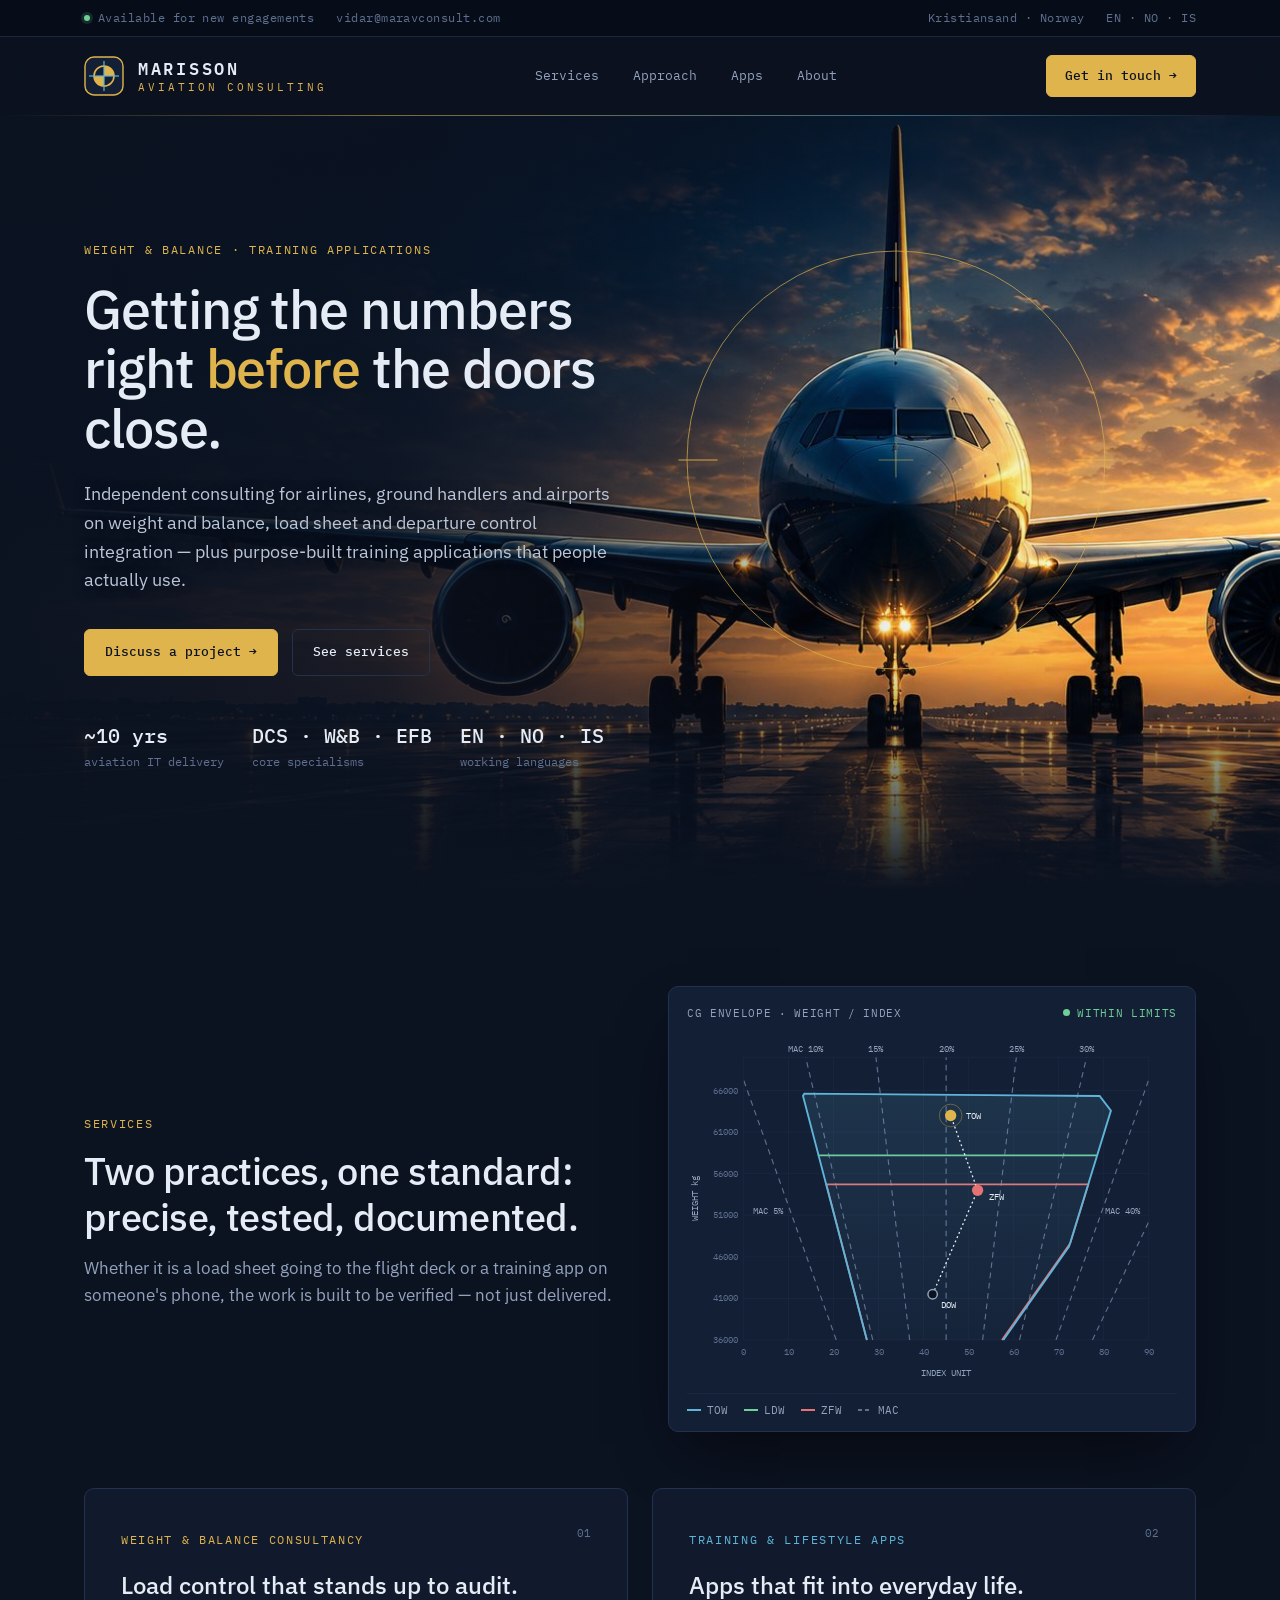
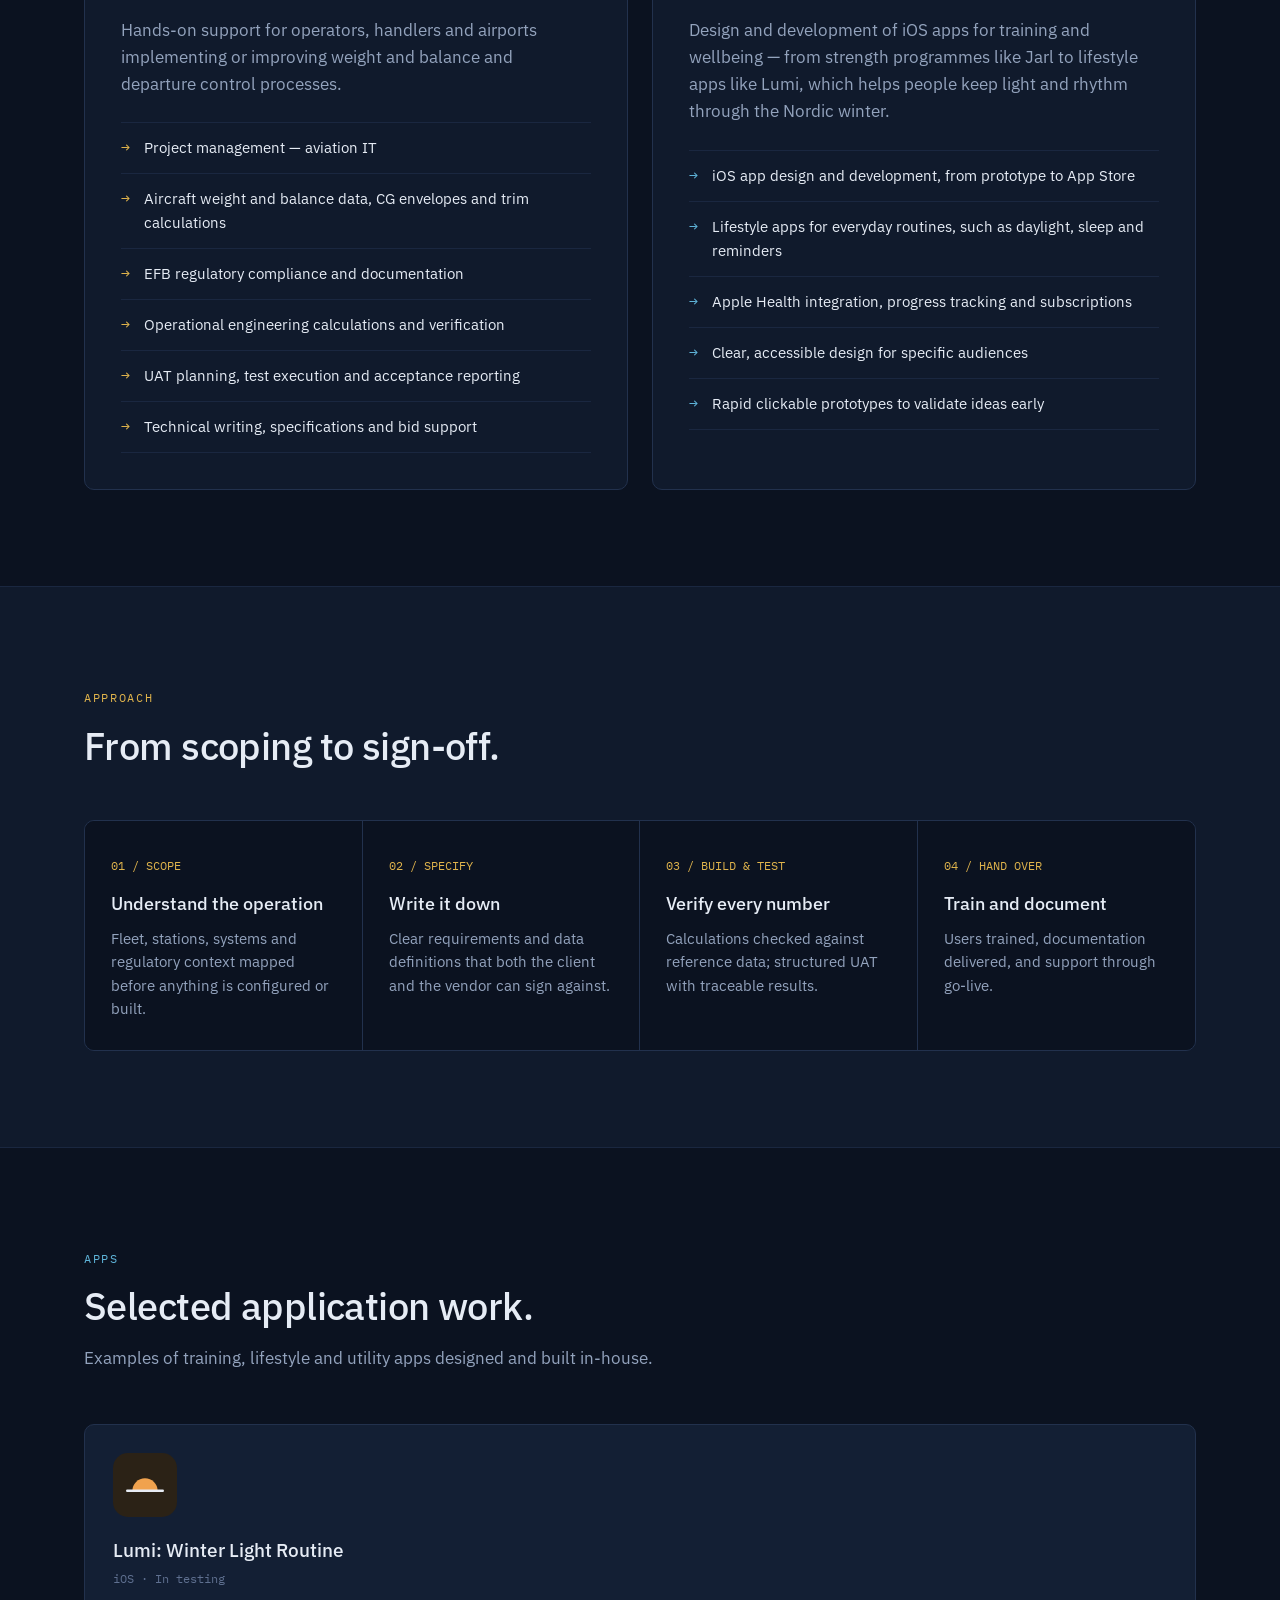
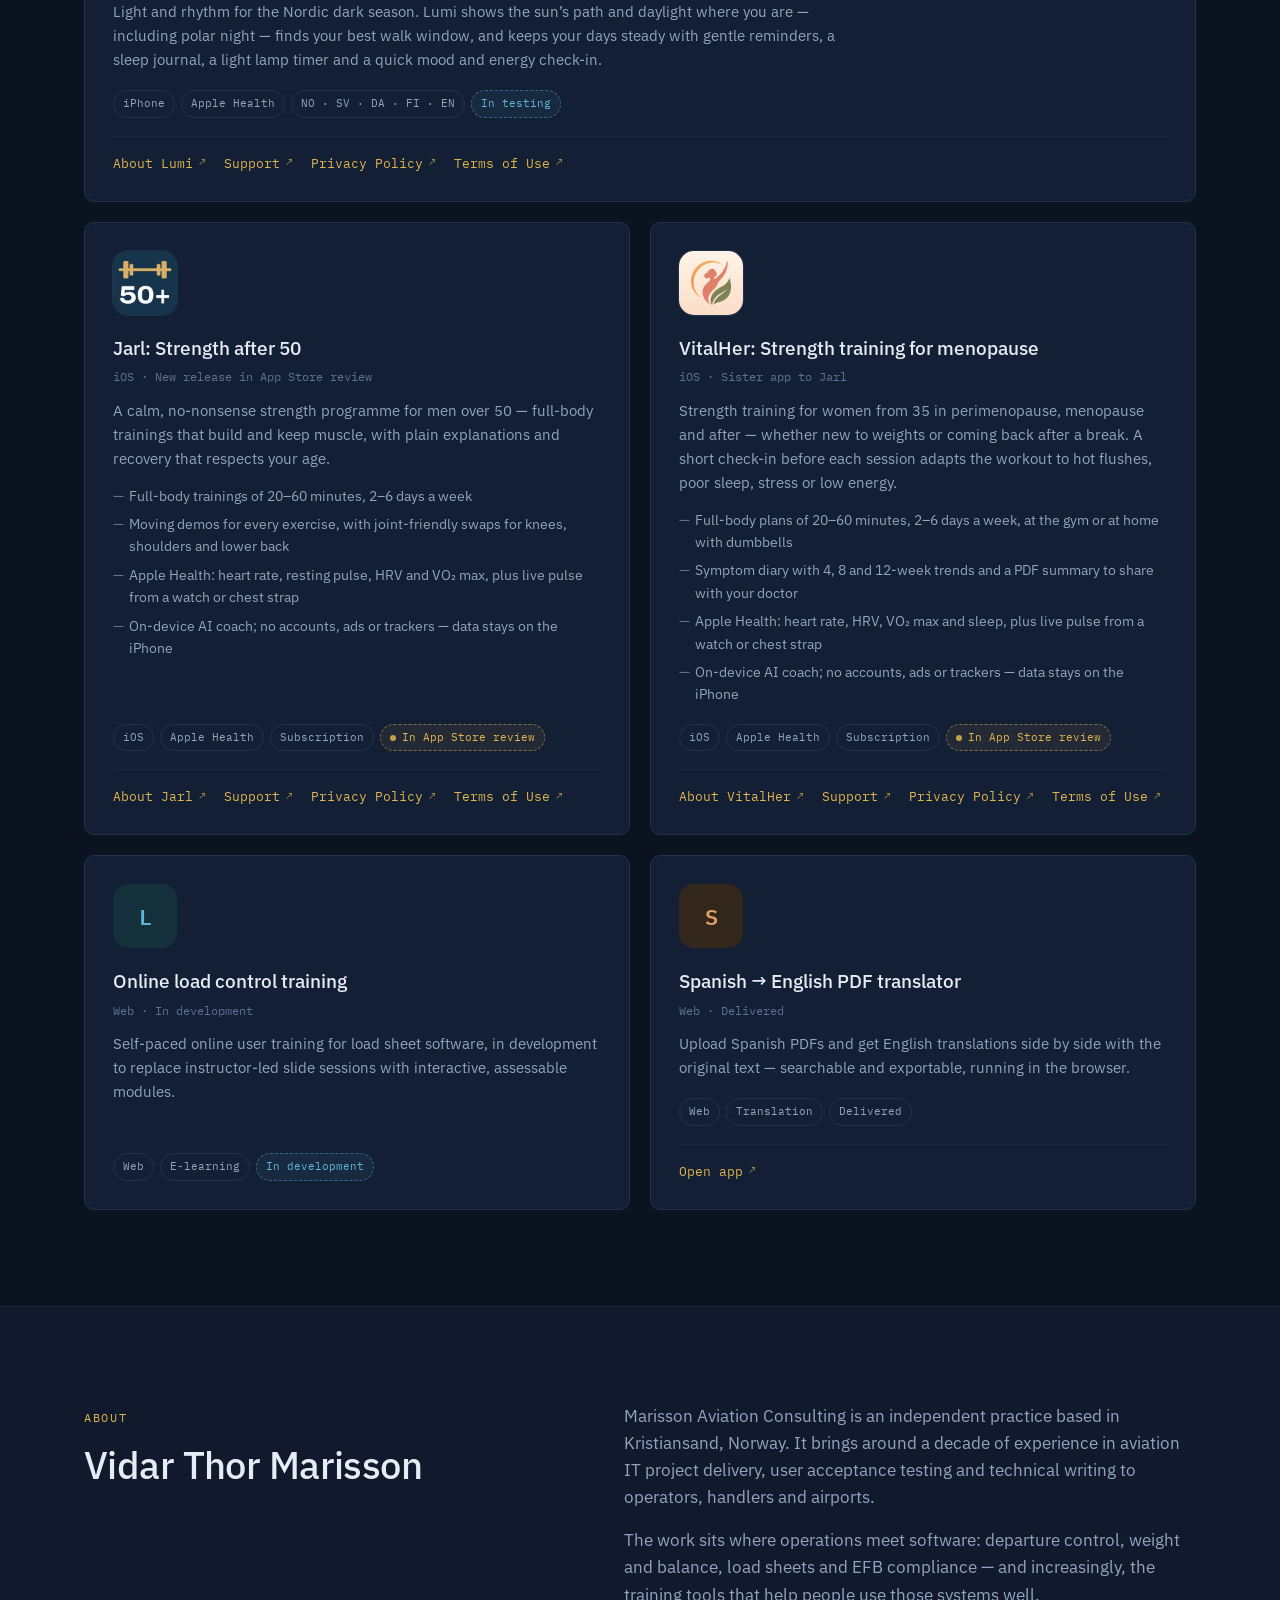
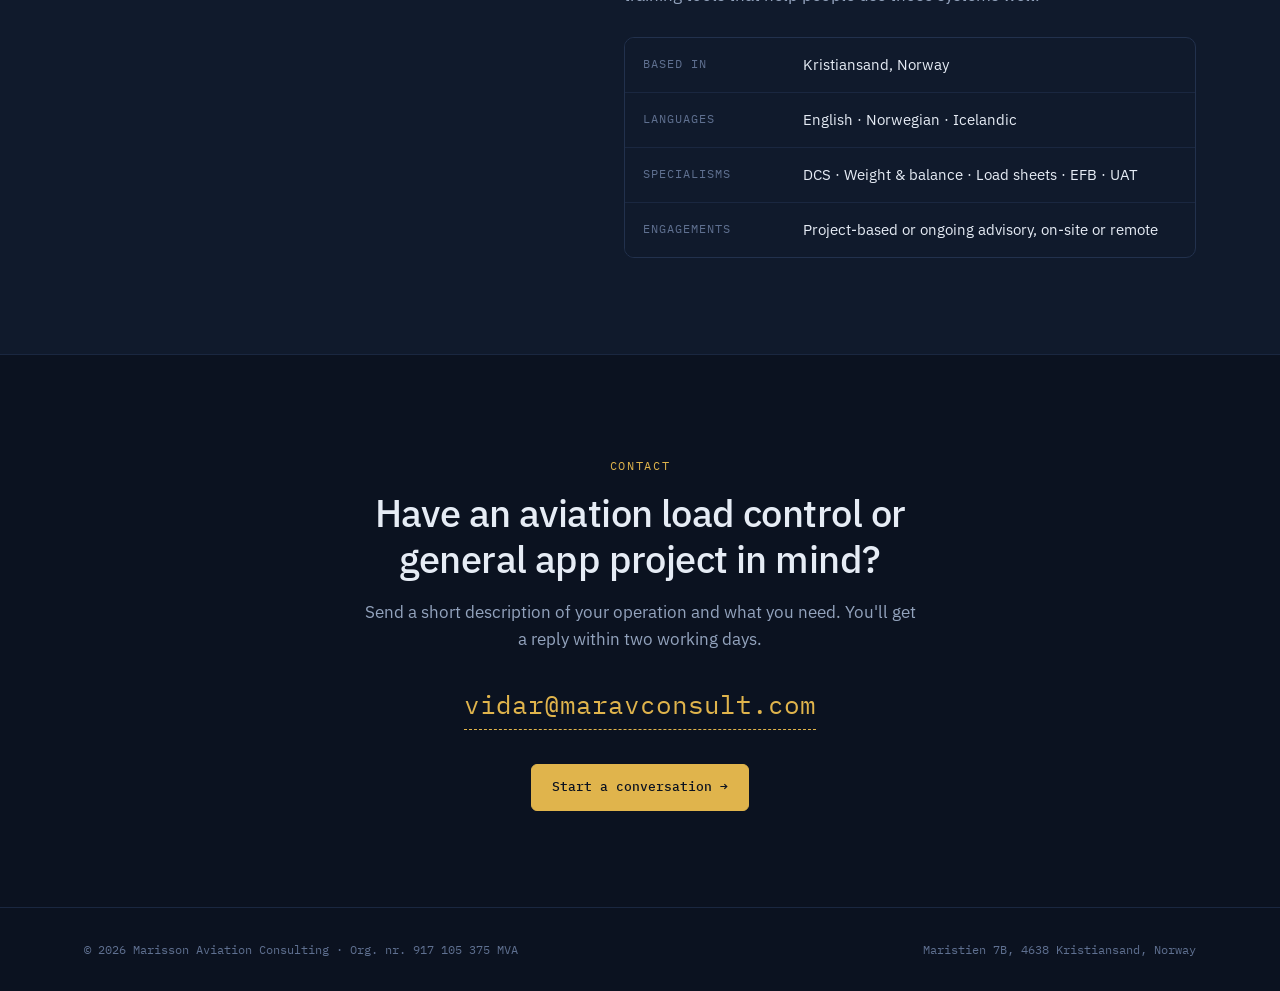
<file: index.html>
<!doctype html>
<html lang="en">
<head>
<meta charset="utf-8">
<meta name="viewport" content="width=device-width, initial-scale=1">
<title>Marisson Aviation Consulting</title>
<meta name="description" content="Independent aviation IT consulting: weight and balance, load sheet and DCS integration, EFB compliance, and development of training applications.">
<link rel="preconnect" href="https://fonts.googleapis.com">
<link rel="preconnect" href="https://fonts.gstatic.com" crossorigin>
<link href="https://fonts.googleapis.com/css2?family=IBM+Plex+Mono:wght@400;500;600&family=IBM+Plex+Sans:wght@300;400;500;600&display=swap" rel="stylesheet">
<style>
  :root{
    --hero-img:url("[data-uri]");
    --bg:#0b1220; --bg-2:#101a2c; --panel:#131f34; --line:#22314d; --line-soft:#1a2740;
    --text:#e6ecf5; --muted:#93a3bd; --dim:#5f7090;
    --accent:#e0b44c; --accent-2:#5fb4d9; --ok:#6fcf97; --warn:#e57373;
    --mono:'IBM Plex Mono',ui-monospace,monospace; --sans:'IBM Plex Sans',system-ui,sans-serif;
    --max:1160px;
  }
  *{box-sizing:border-box;margin:0;padding:0}
  html{scroll-behavior:smooth;scroll-padding-top:72px}
  body{background:var(--bg);color:var(--text);font-family:var(--sans);font-size:17px;line-height:1.6;-webkit-font-smoothing:antialiased}
  a{color:inherit;text-decoration:none}
  .wrap{max-width:var(--max);margin:0 auto;padding:0 24px}
  .mono{font-family:var(--mono)}
  .eyebrow{font-family:var(--mono);font-size:12px;letter-spacing:.14em;text-transform:uppercase;color:var(--accent)}

  /* Header */
  .topbar{background:#070d18;border-bottom:1px solid var(--line-soft);font-family:var(--mono);font-size:11.5px;color:var(--dim);letter-spacing:.04em}
  .topbar .wrap{display:flex;justify-content:space-between;align-items:center;height:36px;gap:16px}
  .topbar .tb-left,.topbar .tb-right{display:flex;gap:22px;align-items:center}
  .topbar a:hover{color:var(--accent)}
  .topbar .dot{display:inline-block;width:6px;height:6px;border-radius:50%;background:var(--ok);margin-right:8px;vertical-align:1px;box-shadow:0 0 0 3px rgba(111,207,151,.15)}
  header{position:sticky;top:0;z-index:20;background:rgba(11,18,32,.82);backdrop-filter:blur(12px);-webkit-backdrop-filter:blur(12px);border-bottom:1px solid transparent;transition:border-color .25s,background .25s,box-shadow .25s}
  header.scrolled{background:rgba(11,18,32,.95);border-bottom-color:var(--line);box-shadow:0 10px 30px -18px rgba(0,0,0,.8)}
  header::after{content:"";position:absolute;left:0;right:0;bottom:-1px;height:1px;background:linear-gradient(90deg,transparent,var(--accent) 30%,var(--accent-2) 70%,transparent);opacity:.55}
  nav{display:flex;align-items:center;justify-content:space-between;height:78px;transition:height .25s}
  header.scrolled nav{height:64px}
  .brand{display:flex;align-items:center;gap:14px}
  .brand-mark{width:40px;height:40px;flex-shrink:0}
  .brand-text{display:flex;flex-direction:column;line-height:1.15}
  .brand-name{font-family:var(--mono);font-weight:600;font-size:17px;letter-spacing:.16em;color:var(--text)}
  .brand-sub{font-family:var(--mono);font-size:10.5px;letter-spacing:.28em;color:var(--accent);margin-top:3px}
  .links{display:flex;gap:6px;font-family:var(--mono);font-size:13px;color:var(--muted)}
  .links a{position:relative;padding:8px 14px;border-radius:6px;transition:color .2s,background .2s}
  .links a:hover{color:var(--text);background:rgba(255,255,255,.03)}
  .links a::after{content:"";position:absolute;left:14px;right:14px;bottom:2px;height:1.5px;background:var(--accent);transform:scaleX(0);transform-origin:left;transition:transform .25s}
  .links a.active{color:var(--text)}
  .links a.active::after{transform:scaleX(1)}
  .nav-right{display:flex;align-items:center;gap:14px}
  .btn{display:inline-flex;align-items:center;gap:10px;font-family:var(--mono);font-size:13px;font-weight:500;padding:12px 20px;border-radius:6px;border:1px solid var(--accent);color:var(--bg);background:var(--accent);transition:.2s}
  .btn:hover{background:#ecc565}
  .btn.ghost{background:transparent;color:var(--text);border-color:var(--line)}
  .btn.ghost:hover{border-color:var(--muted)}
  .nav-cta{padding:10px 18px}
  .menu-btn{display:none;width:42px;height:42px;border:1px solid var(--line);border-radius:8px;background:transparent;color:var(--text);cursor:pointer;align-items:center;justify-content:center}
  .menu-btn span,.menu-btn span::before,.menu-btn span::after{display:block;width:18px;height:1.5px;background:currentColor;position:relative;transition:.25s}
  .menu-btn span::before,.menu-btn span::after{content:"";position:absolute;left:0}
  .menu-btn span::before{top:-6px}.menu-btn span::after{top:6px}
  header.open .menu-btn span{background:transparent}
  header.open .menu-btn span::before{top:0;transform:rotate(45deg)}
  header.open .menu-btn span::after{top:0;transform:rotate(-45deg)}
  .mobile-menu{display:none;border-top:1px solid var(--line-soft);padding:10px 0 20px}
  .mobile-menu a{display:block;font-family:var(--mono);font-size:15px;color:var(--muted);padding:14px 0;border-bottom:1px solid var(--line-soft)}
  .mobile-menu a:hover{color:var(--text)}
  .mobile-menu .btn{display:flex;justify-content:center;margin-top:18px;border-bottom:1px solid var(--accent);color:var(--bg)}
  header.open .mobile-menu{display:block}

  /* Hero */
  .hero{position:relative;overflow:hidden;min-height:clamp(560px,86vh,820px);display:flex;align-items:center;padding:80px 0;
    background-color:#0b1220;
    background-image:
      linear-gradient(90deg,rgba(11,18,32,.96) 0%,rgba(11,18,32,.84) 30%,rgba(11,18,32,.45) 50%,rgba(11,18,32,.05) 70%,rgba(11,18,32,0) 100%),
      linear-gradient(180deg,rgba(11,18,32,.55) 0%,rgba(11,18,32,0) 22%,rgba(11,18,32,0) 70%,#0b1220 100%),
      var(--hero-img),
      radial-gradient(ellipse at 72% 62%,#c9772f 0%,#5a3a2c 18%,#1b2236 45%,#0b1220 75%);
    background-size:cover,cover,var(--hero-size,cover),cover;
    background-position:center,center,var(--hero-pos,0% center),center;
    background-repeat:no-repeat}
  .reticle{position:absolute;z-index:1;left:0;top:0;width:300px;aspect-ratio:1;transform:translate(-50%,-50%);pointer-events:none;opacity:.9}
  .reticle circle,.reticle line{vector-effect:non-scaling-stroke}
  .hero-grid{position:relative;z-index:2;width:100%}
  .hero-copy{max-width:600px}
  .lead{text-shadow:0 1px 12px rgba(0,0,0,.5)}
  h1{font-size:clamp(34px,4.6vw,54px);line-height:1.1;font-weight:500;letter-spacing:-.02em;margin:18px 0 22px}
  h1 em{font-style:normal;color:var(--accent)}
  .lead{color:#b9c5d8;font-size:18px;max-width:540px}
  .hero-ctas{display:flex;flex-wrap:wrap;gap:14px;margin-top:34px}
  .hero-meta{display:flex;flex-wrap:wrap;gap:28px;margin-top:44px;font-family:var(--mono);font-size:12px;color:var(--dim)}
  .hero-meta b{display:block;color:var(--text);font-size:20px;font-weight:500}

  .chart-card{background:var(--panel);border:1px solid var(--line);border-radius:10px;padding:18px 18px 12px;box-shadow:0 30px 60px -20px rgba(0,0,0,.6)}
  .chart-head{display:flex;justify-content:space-between;align-items:center;font-family:var(--mono);font-size:11px;color:var(--muted);letter-spacing:.06em;margin-bottom:6px}
  .chart-head .live{color:var(--ok)}
  .chart-head .live::before{content:"";display:inline-block;width:7px;height:7px;border-radius:50%;background:var(--ok);margin-right:7px;vertical-align:1px}
  .chart-card svg{width:100%;height:auto;display:block}
  .chart-legend{display:flex;flex-wrap:wrap;gap:16px;font-family:var(--mono);font-size:11px;color:var(--muted);padding-top:8px;border-top:1px solid var(--line-soft);margin-top:6px}
  .chart-legend i{display:inline-block;width:14px;height:2px;vertical-align:3px;margin-right:6px}

  /* Sections */
  section{padding:96px 0}
  .sec-head{max-width:700px;margin-bottom:52px}
  h2{font-size:clamp(28px,3.2vw,38px);font-weight:500;letter-spacing:-.015em;line-height:1.2;margin-top:12px}
  .sec-head p{color:var(--muted);margin-top:16px}
  .svc-top{display:grid;grid-template-columns:1fr 1fr;gap:56px;align-items:center;margin-bottom:56px}
  .svc-top .sec-head{margin-bottom:0}

  .pillars{display:grid;grid-template-columns:1fr 1fr;gap:24px}
  .pillar{background:var(--bg-2);border:1px solid var(--line);border-radius:10px;padding:36px;position:relative}
  .pillar .tag{position:absolute;top:36px;right:36px;font-family:var(--mono);font-size:11px;color:var(--dim)}
  .pillar h3{font-size:24px;font-weight:500;margin:14px 0 12px}
  .pillar > p{color:var(--muted)}
  .pillar ul{list-style:none;margin-top:24px;border-top:1px solid var(--line-soft)}
  .pillar li{display:flex;gap:14px;padding:13px 0;border-bottom:1px solid var(--line-soft);font-size:15px}
  .pillar li::before{content:"→";font-family:var(--mono);color:var(--accent);flex-shrink:0}
  .pillar.apps li::before{color:var(--accent-2)}
  .pillar.apps .eyebrow{color:var(--accent-2)}

  .alt{background:var(--bg-2);border-top:1px solid var(--line-soft);border-bottom:1px solid var(--line-soft)}
  .steps{display:grid;grid-template-columns:repeat(4,1fr);gap:0;border:1px solid var(--line);border-radius:10px;overflow:hidden}
  .step{padding:30px 26px;border-right:1px solid var(--line);background:var(--bg)}
  .step:last-child{border-right:0}
  .step .num{font-family:var(--mono);font-size:12px;color:var(--accent)}
  .step h4{font-size:18px;font-weight:500;margin:12px 0 8px}
  .step p{font-size:14.5px;color:var(--muted)}

  .apps-grid{display:grid;grid-template-columns:repeat(2,1fr);gap:20px}
  .app{border:1px solid var(--line);border-radius:10px;padding:28px;background:var(--panel);display:flex;flex-direction:column}
  .app .icon{width:64px;height:64px;border-radius:15px;font-size:22px;display:grid;place-items:center;font-family:var(--mono);font-weight:600;margin-bottom:18px}
  .app h4{font-size:19px;font-weight:500}
  .app .sub{font-family:var(--mono);font-size:12px;color:var(--dim);margin:4px 0 12px}
  .app p{font-size:15px;color:var(--muted);flex:1}
  .app .chips{display:flex;flex-wrap:wrap;gap:6px;margin-top:18px}
  .app.wide{grid-column:1/-1}
  .app.wide p{max-width:760px}
  .app-links{display:flex;flex-wrap:wrap;gap:6px 18px;margin-top:18px;padding-top:16px;border-top:1px solid var(--line-soft);font-family:var(--mono);font-size:12.5px}
  .app-links a{color:var(--accent);display:inline-flex;align-items:center;gap:6px}
  .app-links a::after{content:"↗";font-size:11px;opacity:.7}
  .app-links a:hover{color:#ecc565;text-decoration:underline;text-underline-offset:3px}
  .chip{font-family:var(--mono);font-size:11px;padding:4px 9px;border:1px solid var(--line);border-radius:20px;color:var(--muted)}
  .chip.review{border:1px dashed rgba(224,180,76,.5);color:var(--accent);background:rgba(224,180,76,.08);display:inline-flex;align-items:center;gap:6px}
  .chip.review::before{content:"";width:6px;height:6px;border-radius:50%;background:currentColor;opacity:.85}
  .app .icon.img{overflow:hidden;padding:0;box-shadow:0 0 0 1px var(--line)}
  .app .icon.img img{width:100%;height:100%;display:block}
  .app p:has(+ .feats){flex:none}
  .app .feats{flex:1;align-content:start;list-style:none;margin:14px 0 0;padding:0;display:grid;gap:6px;font-size:14px;color:var(--muted)}
  .app .feats li{padding-left:16px;position:relative}
  .app .feats li::before{content:"—";position:absolute;left:0;color:var(--dim)}
  .chip.dev{border:1px dashed rgba(95,180,217,.45);color:var(--accent-2);background:rgba(95,180,217,.08)}

  .about{display:grid;grid-template-columns:1fr 1.2fr;gap:64px;align-items:start}
  .about p{color:var(--muted);margin-bottom:16px}
  .facts{border:1px solid var(--line);border-radius:10px;overflow:hidden}
  .fact{display:grid;grid-template-columns:160px 1fr;border-bottom:1px solid var(--line-soft);font-size:15px}
  .fact:last-child{border-bottom:0}
  .fact dt{font-family:var(--mono);font-size:12px;color:var(--dim);padding:16px 18px;background:var(--bg-2);text-transform:uppercase;letter-spacing:.08em}
  .fact dd{padding:15px 18px}

  .contact{text-align:center}
  .contact h2{margin:12px auto 18px;max-width:640px}
  .contact p{color:var(--muted);max-width:560px;margin:0 auto}
  .contact .hero-ctas{justify-content:center}
  .email-big{font-family:var(--mono);font-size:clamp(18px,2.6vw,26px);color:var(--accent);display:inline-block;margin-top:30px;border-bottom:1px dashed var(--accent);padding-bottom:4px}

  footer{border-top:1px solid var(--line-soft);padding:32px 0;font-family:var(--mono);font-size:12px;color:var(--dim)}
  footer .wrap{display:flex;flex-wrap:wrap;justify-content:space-between;gap:12px}

  @media (max-width:960px){
    .pillars,.about,.svc-top{grid-template-columns:1fr}
    .reticle{opacity:.45}
    .hero::before{content:"";position:absolute;inset:0;background:rgba(11,18,32,.5);z-index:0}
    .steps{grid-template-columns:1fr 1fr}
    .step:nth-child(2){border-right:0}
    .step:nth-child(-n+2){border-bottom:1px solid var(--line)}
    .apps-grid{grid-template-columns:1fr}
    .links,.nav-cta{display:none}
    .menu-btn{display:inline-flex}
    .topbar .tb-right{display:none}
  }
  @media (max-width:560px){
    .wrap{padding:0 16px}
    section{padding:72px 0}
    .hero{padding:56px 0}
    .pillar{padding:26px}
    .pillar .tag{display:none}
    .steps{grid-template-columns:1fr}
    .step{border-right:0;border-bottom:1px solid var(--line)}
    .step:last-child{border-bottom:0}
    .fact{grid-template-columns:1fr}
    .fact dt{padding:10px 16px 4px}
    .fact dd{padding:4px 16px 14px}
    .topbar{display:none}
    .brand-name{font-size:15px;letter-spacing:.12em}
    .brand-sub{font-size:9.5px;letter-spacing:.2em}
  }
</style>
</head>
<body>

<div class="topbar">
  <div class="wrap">
    <div class="tb-left">
      <span><span class="dot"></span>Available for new engagements</span>
      <a href="mailto:vidar@maravconsult.com">vidar@maravconsult.com</a>
    </div>
    <div class="tb-right">
      <span>Kristiansand · Norway</span>
      <span>EN · NO · IS</span>
    </div>
  </div>
</div>

<header id="siteHeader">
  <div class="wrap">
    <nav>
      <a href="#top" class="brand" aria-label="Marisson Aviation Consulting, home">
        <svg class="brand-mark" viewBox="0 0 40 40" aria-hidden="true">
          <rect x="1" y="1" width="38" height="38" rx="9" fill="#131f34" stroke="#e0b44c" stroke-width="1.4"/>
          <!-- centre-of-gravity symbol -->
          <circle cx="20" cy="20" r="10" fill="none" stroke="#e0b44c" stroke-width="1.6"/>
          <path d="M20 20 L20 10 A10 10 0 0 1 30 20 Z" fill="#e0b44c"/>
          <path d="M20 20 L20 30 A10 10 0 0 1 10 20 Z" fill="#e0b44c"/>
          <line x1="5" y1="20" x2="35" y2="20" stroke="#5fb4d9" stroke-width="1.2"/>
          <line x1="20" y1="5" x2="20" y2="35" stroke="#5fb4d9" stroke-width="1.2"/>
        </svg>
        <span class="brand-text">
          <span class="brand-name">MARISSON</span>
          <span class="brand-sub">AVIATION CONSULTING</span>
        </span>
      </a>
      <div class="links">
        <a href="#services">Services</a>
        <a href="#approach">Approach</a>
        <a href="#apps">Apps</a>
        <a href="#about">About</a>
      </div>
      <div class="nav-right">
        <a href="#contact" class="btn nav-cta">Get in touch →</a>
        <button class="menu-btn" aria-label="Open menu" aria-expanded="false"><span></span></button>
      </div>
    </nav>
    <div class="mobile-menu">
      <a href="#services">Services</a>
      <a href="#approach">Approach</a>
      <a href="#apps">Apps</a>
      <a href="#about">About</a>
      <a href="#contact" class="btn">Get in touch →</a>
    </div>
  </div>
</header>

<main id="top">

  <!-- HERO -->
  <section class="hero">
    <svg class="reticle" viewBox="0 0 200 200" aria-hidden="true">
      <circle cx="100" cy="100" r="96" fill="none" stroke="#e0b44c" stroke-width="1" stroke-opacity=".75"/>
      <circle cx="100" cy="100" r="70" fill="none" stroke="#e0b44c" stroke-width="1" stroke-opacity=".25" stroke-dasharray="2 4"/>
      <g stroke="#e0b44c" stroke-width="1">
        <line x1="100" y1="0" x2="100" y2="18"/><line x1="100" y1="182" x2="100" y2="200"/>
        <line x1="0" y1="100" x2="18" y2="100"/><line x1="182" y1="100" x2="200" y2="100"/>
      </g>
      <g stroke="#e0b44c" stroke-width="1" stroke-opacity=".6">
        <line x1="92" y1="100" x2="108" y2="100"/><line x1="100" y1="92" x2="100" y2="108"/>
      </g>
    </svg>
    <div class="wrap hero-grid">
      <div class="hero-copy">
        <span class="eyebrow">Weight &amp; Balance · Training Applications</span>
        <h1>Getting the numbers right <em>before</em> the doors close.</h1>
        <p class="lead">Independent consulting for airlines, ground handlers and airports on weight and balance, load sheet and departure control integration — plus purpose-built training applications that people actually use.</p>
        <div class="hero-ctas">
          <a href="#contact" class="btn">Discuss a project →</a>
          <a href="#services" class="btn ghost">See services</a>
        </div>
        <div class="hero-meta">
          <div><b>~10 yrs</b>aviation IT delivery</div>
          <div><b>DCS · W&amp;B · EFB</b>core specialisms</div>
          <div><b>EN · NO · IS</b>working languages</div>
        </div>
      </div>
    </div>
  </section>

  <!-- SERVICES -->
  <section id="services">
    <div class="wrap">
      <div class="svc-top">
      <div class="sec-head">
        <span class="eyebrow">Services</span>
        <h2>Two practices, one standard: precise, tested, documented.</h2>
        <p>Whether it is a load sheet going to the flight deck or a training app on someone's phone, the work is built to be verified — not just delivered.</p>
      </div>
<div class="chart-card" aria-label="Centre of gravity envelope chart, weight against index units">
        <div class="chart-head"><span>CG ENVELOPE · WEIGHT / INDEX</span><span class="live">WITHIN LIMITS</span></div>
        <svg viewBox="0 0 520 380" role="img" aria-labelledby="cgTitle">
          <title id="cgTitle">Weight and balance envelope with TOW, LDW and ZFW limits, MAC lines, and DOW, ZFW and TOW points plotted inside limits</title>
          <defs>
            <linearGradient id="envFill" x1="0" y1="0" x2="0" y2="1">
              <stop offset="0" stop-color="#5fb4d9" stop-opacity=".14"/>
              <stop offset="1" stop-color="#5fb4d9" stop-opacity=".03"/>
            </linearGradient>
            <clipPath id="plotClip"><rect x="60" y="30" width="430" height="300"/></clipPath>
          </defs>
          <!-- grid: index 0-90 (x), weight 36000-70000 kg (y) -->
          <g stroke="#1a2740" stroke-width="1">
            <line x1="60" y1="30" x2="60" y2="330"/><line x1="107.8" y1="30" x2="107.8" y2="330"/>
            <line x1="155.6" y1="30" x2="155.6" y2="330"/><line x1="203.3" y1="30" x2="203.3" y2="330"/>
            <line x1="251.1" y1="30" x2="251.1" y2="330"/><line x1="298.9" y1="30" x2="298.9" y2="330"/>
            <line x1="346.7" y1="30" x2="346.7" y2="330"/><line x1="394.4" y1="30" x2="394.4" y2="330"/>
            <line x1="442.2" y1="30" x2="442.2" y2="330"/><line x1="490" y1="30" x2="490" y2="330"/>
            <line x1="60" y1="30" x2="490" y2="30"/><line x1="60" y1="65.3" x2="490" y2="65.3"/>
            <line x1="60" y1="109.4" x2="490" y2="109.4"/><line x1="60" y1="153.5" x2="490" y2="153.5"/>
            <line x1="60" y1="197.6" x2="490" y2="197.6"/><line x1="60" y1="241.8" x2="490" y2="241.8"/>
            <line x1="60" y1="285.9" x2="490" y2="285.9"/><line x1="60" y1="330" x2="490" y2="330"/>
          </g>
          <!-- MAC lines -->
          <g stroke="#5f7090" stroke-width="1.2" stroke-dasharray="6 5" clip-path="url(#plotClip)">
            <line x1="158.4" y1="330" x2="60" y2="54"/>
            <line x1="197.1" y1="330" x2="125.9" y2="30"/>
            <line x1="236.3" y1="330" x2="200.5" y2="30"/>
            <line x1="275" y1="330" x2="275" y2="30"/>
            <line x1="313.7" y1="330" x2="349.5" y2="30"/>
            <line x1="352.9" y1="330" x2="424.1" y2="30"/>
            <line x1="391.6" y1="330" x2="490" y2="54"/>
            <line x1="430.3" y1="330" x2="490" y2="204.6"/>
          </g>
          <g font-family="IBM Plex Mono, monospace" font-size="9.5" fill="#93a3bd" text-anchor="middle">
            <text x="125.9" y="24">MAC 10%</text><text x="200.5" y="24">15%</text>
            <text x="275" y="24">20%</text><text x="349.5" y="24">25%</text><text x="424.1" y="24">30%</text>
            <text x="86" y="196">MAC 5%</text><text x="462" y="196">MAC 40%</text>
          </g>
          <!-- axis labels -->
          <g font-family="IBM Plex Mono, monospace" font-size="10" fill="#5f7090">
            <text x="60" y="346" text-anchor="middle">0</text><text x="107.8" y="346" text-anchor="middle">10</text>
            <text x="155.6" y="346" text-anchor="middle">20</text><text x="203.3" y="346" text-anchor="middle">30</text>
            <text x="251.1" y="346" text-anchor="middle">40</text><text x="298.9" y="346" text-anchor="middle">50</text>
            <text x="346.7" y="346" text-anchor="middle">60</text><text x="394.4" y="346" text-anchor="middle">70</text>
            <text x="442.2" y="346" text-anchor="middle">80</text><text x="490" y="346" text-anchor="middle">90</text>
            <text x="275" y="368" text-anchor="middle" fill="#93a3bd">INDEX UNIT</text>
            <text x="54" y="68.5" text-anchor="end">66000</text><text x="54" y="112.6" text-anchor="end">61000</text>
            <text x="54" y="156.7" text-anchor="end">56000</text><text x="54" y="200.8" text-anchor="end">51000</text>
            <text x="54" y="245" text-anchor="end">46000</text><text x="54" y="289.1" text-anchor="end">41000</text>
            <text x="54" y="333.2" text-anchor="end">36000</text>
            <text x="12" y="180" text-anchor="middle" transform="rotate(-90 12 180)" fill="#93a3bd">WEIGHT kg</text>
          </g>
          <!-- ZFW envelope -->
          <path d="M190.9 330 L147.9 164.9 L426 164.9 L406.9 227.1 L334.2 330" fill="none" stroke="#e57373" stroke-width="1.8"/>
          <!-- LDW limit -->
          <line x1="138.8" y1="134.1" x2="435.1" y2="134.1" stroke="#6fcf97" stroke-width="1.8"/>
          <!-- TOW envelope -->
          <path d="M190.9 330 L123.1 71.1 L124.5 68.6 L437.9 71.1 L449.9 86.6 L405.4 231 L335.7 330" fill="url(#envFill)" stroke="#5fb4d9" stroke-width="2"/>
          <!-- trim path DOW -> ZFW -> TOW -->
          <path d="M260.7 281.5 L308.4 171.2 L279.8 91.8" fill="none" stroke="#e6ecf5" stroke-width="1.4" stroke-dasharray="2 3"/>
          <g font-family="IBM Plex Mono, monospace" font-size="10" fill="#e6ecf5">
            <circle cx="260.7" cy="281.5" r="5" fill="#0b1220" stroke="#93a3bd" stroke-width="1.6"/>
            <text x="270" y="296">DOW</text>
            <circle cx="308.4" cy="171.2" r="6" fill="#e57373"/>
            <text x="320" y="182">ZFW</text>
            <circle cx="279.8" cy="91.8" r="6" fill="#e0b44c"/>
            <circle cx="279.8" cy="91.8" r="12" fill="none" stroke="#e0b44c" stroke-opacity=".4"/>
            <text x="296" y="96">TOW</text>
          </g>
        </svg>
        <div class="chart-legend">
          <span><i style="background:#5fb4d9"></i>TOW</span>
          <span><i style="background:#6fcf97"></i>LDW</span>
          <span><i style="background:#e57373"></i>ZFW</span>
          <span><i style="background:repeating-linear-gradient(90deg,#5f7090 0 4px,transparent 4px 7px)"></i>MAC</span>
        </div>
      </div>
      </div>

      <div class="pillars">
        <article class="pillar">
          <span class="tag">01</span>
          <span class="eyebrow">Weight &amp; Balance consultancy</span>
          <h3>Load control that stands up to audit.</h3>
          <p>Hands-on support for operators, handlers and airports implementing or improving weight and balance and departure control processes.</p>
          <ul>
            <li>Project management — aviation IT</li>
            <li>Aircraft weight and balance data, CG envelopes and trim calculations</li>
            <li>EFB regulatory compliance and documentation</li>
            <li>Operational engineering calculations and verification</li>
            <li>UAT planning, test execution and acceptance reporting</li>
            <li>Technical writing, specifications and bid support</li>
          </ul>
        </article>

        <article class="pillar apps">
          <span class="tag">02</span>
          <span class="eyebrow">Training &amp; lifestyle apps</span>
          <h3>Apps that fit into everyday life.</h3>
          <p>Design and development of iOS apps for training and wellbeing — from strength programmes like Jarl to lifestyle apps like Lumi, which helps people keep light and rhythm through the Nordic winter.</p>
          <ul>
            <li>iOS app design and development, from prototype to App Store</li>
            <li>Lifestyle apps for everyday routines, such as daylight, sleep and reminders</li>
            <li>Apple Health integration, progress tracking and subscriptions</li>
            <li>Clear, accessible design for specific audiences</li>
            <li>Rapid clickable prototypes to validate ideas early</li>
          </ul>
        </article>
      </div>
    </div>
  </section>

  <!-- APPROACH -->
  <section id="approach" class="alt">
    <div class="wrap">
      <div class="sec-head">
        <span class="eyebrow">Approach</span>
        <h2>From scoping to sign-off.</h2>
      </div>
      <div class="steps">
        <div class="step"><span class="num">01 / SCOPE</span><h4>Understand the operation</h4><p>Fleet, stations, systems and regulatory context mapped before anything is configured or built.</p></div>
        <div class="step"><span class="num">02 / SPECIFY</span><h4>Write it down</h4><p>Clear requirements and data definitions that both the client and the vendor can sign against.</p></div>
        <div class="step"><span class="num">03 / BUILD &amp; TEST</span><h4>Verify every number</h4><p>Calculations checked against reference data; structured UAT with traceable results.</p></div>
        <div class="step"><span class="num">04 / HAND OVER</span><h4>Train and document</h4><p>Users trained, documentation delivered, and support through go-live.</p></div>
      </div>
    </div>
  </section>

  <!-- APPS -->
  <section id="apps">
    <div class="wrap">
      <div class="sec-head">
        <span class="eyebrow" style="color:var(--accent-2)">Apps</span>
        <h2>Selected application work.</h2>
        <p>Examples of training, lifestyle and utility apps designed and built in-house.</p>
      </div>
      <div class="apps-grid">
        <div class="app wide">
          <div class="icon" style="background:#2b2216"><svg viewBox="0 0 30 18" width="38" height="23" aria-hidden="true"><path d="M5 14a10 10 0 0 1 20 0z" fill="#F0A24E"/><path d="M1 14h28" stroke="#E7ECF4" stroke-width="2" stroke-linecap="round"/></svg></div>
          <h4>Lumi: Winter Light Routine</h4>
          <div class="sub">iOS · In testing</div>
          <p>Light and rhythm for the Nordic dark season. Lumi shows the sun’s path and daylight where you are — including polar night — finds your best walk window, and keeps your days steady with gentle reminders, a sleep journal, a light lamp timer and a quick mood and energy check-in.</p>
          <div class="chips"><span class="chip">iPhone</span><span class="chip">Apple Health</span><span class="chip">NO · SV · DA · FI · EN</span><span class="chip dev">In testing</span></div>
          <div class="app-links">
            <a href="lumi/" target="_blank" rel="noopener">About Lumi</a>
            <a href="lumi/support.html" target="_blank" rel="noopener">Support</a>
            <a href="lumi/privacy.html" target="_blank" rel="noopener">Privacy Policy</a>
            <a href="lumi/terms.html" target="_blank" rel="noopener">Terms of Use</a>
          </div>
        </div>
        <div class="app">
          <div class="icon img"><img src="img/apps/jarl.png" alt="Jarl app icon" width="64" height="64"></div>
          <h4>Jarl: Strength after 50</h4>
          <div class="sub">iOS · New release in App Store review</div>
          <p>A calm, no-nonsense strength programme for men over 50 — full-body trainings that build and keep muscle, with plain explanations and recovery that respects your age.</p>
          <ul class="feats">
            <li>Full-body trainings of 20–60 minutes, 2–6 days a week</li>
            <li>Moving demos for every exercise, with joint-friendly swaps for knees, shoulders and lower back</li>
            <li>Apple Health: heart rate, resting pulse, HRV and VO₂ max, plus live pulse from a watch or chest strap</li>
            <li>On-device AI coach; no accounts, ads or trackers — data stays on the iPhone</li>
          </ul>
          <div class="chips"><span class="chip">iOS</span><span class="chip">Apple Health</span><span class="chip">Subscription</span><span class="chip review">In App Store review</span></div>
          <div class="app-links">
            <a href="https://vidarmar.github.io/garpur-jarl/" target="_blank" rel="noopener">About Jarl</a>
            <a href="https://vidarmar.github.io/garpur-jarl/support.html" target="_blank" rel="noopener">Support</a>
            <a href="https://vidarmar.github.io/garpur-jarl/privacy.html" target="_blank" rel="noopener">Privacy Policy</a>
            <a href="https://vidarmar.github.io/garpur-jarl/terms.html" target="_blank" rel="noopener">Terms of Use</a>
          </div>
        </div>
        <div class="app">
          <div class="icon img"><img src="img/apps/vitalher.png" alt="VitalHer app icon" width="64" height="64"></div>
          <h4>VitalHer: Strength training for menopause</h4>
          <div class="sub">iOS · Sister app to Jarl</div>
          <p>Strength training for women from 35 in perimenopause, menopause and after — whether new to weights or coming back after a break. A short check-in before each session adapts the workout to hot flushes, poor sleep, stress or low energy.</p>
          <ul class="feats">
            <li>Full-body plans of 20–60 minutes, 2–6 days a week, at the gym or at home with dumbbells</li>
            <li>Symptom diary with 4, 8 and 12-week trends and a PDF summary to share with your doctor</li>
            <li>Apple Health: heart rate, HRV, VO₂ max and sleep, plus live pulse from a watch or chest strap</li>
            <li>On-device AI coach; no accounts, ads or trackers — data stays on the iPhone</li>
          </ul>
          <div class="chips"><span class="chip">iOS</span><span class="chip">Apple Health</span><span class="chip">Subscription</span><span class="chip review">In App Store review</span></div>
          <div class="app-links">
            <a href="https://vidarmar.github.io/vitalher/" target="_blank" rel="noopener">About VitalHer</a>
            <a href="https://vidarmar.github.io/vitalher/support.html" target="_blank" rel="noopener">Support</a>
            <a href="https://vidarmar.github.io/vitalher/privacy.html" target="_blank" rel="noopener">Privacy Policy</a>
            <a href="https://vidarmar.github.io/vitalher/terms.html" target="_blank" rel="noopener">Terms of Use</a>
          </div>
        </div>
        <div class="app">
          <div class="icon" style="background:#14303a;color:#5fb4d9">L</div>
          <h4>Online load control training</h4>
          <div class="sub">Web · In development</div>
          <p>Self-paced online user training for load sheet software, in development to replace instructor-led slide sessions with interactive, assessable modules.</p>
          <div class="chips"><span class="chip">Web</span><span class="chip">E-learning</span><span class="chip dev">In development</span></div>
        </div>
        <div class="app">
          <div class="icon" style="background:#33261a;color:#e0a066">S</div>
          <h4>Spanish → English PDF translator</h4>
          <div class="sub">Web · Delivered</div>
          <p>Upload Spanish PDFs and get English translations side by side with the original text — searchable and exportable, running in the browser.</p>
          <div class="chips"><span class="chip">Web</span><span class="chip">Translation</span><span class="chip">Delivered</span></div>
          <div class="app-links">
            <a href="https://spanish-pdf-translator-vmbokey1-jd83vw5ia.vercel.app/" target="_blank" rel="noopener">Open app</a>
          </div>
        </div>
      </div>
    </div>
  </section>

  <!-- ABOUT -->
  <section id="about" class="alt">
    <div class="wrap about">
      <div>
        <span class="eyebrow">About</span>
        <h2>Vidar Thor Marisson</h2>
      </div>
      <div>
        <p>Marisson Aviation Consulting is an independent practice based in Kristiansand, Norway. It brings around a decade of experience in aviation IT project delivery, user acceptance testing and technical writing to operators, handlers and airports.</p>
        <p>The work sits where operations meet software: departure control, weight and balance, load sheets and EFB compliance — and increasingly, the training tools that help people use those systems well.</p>
        <dl class="facts" style="margin-top:28px">
          <div class="fact"><dt>Based in</dt><dd>Kristiansand, Norway</dd></div>
          <div class="fact"><dt>Languages</dt><dd>English · Norwegian · Icelandic</dd></div>
          <div class="fact"><dt>Specialisms</dt><dd>DCS · Weight &amp; balance · Load sheets · EFB · UAT</dd></div>
          <div class="fact"><dt>Engagements</dt><dd>Project-based or ongoing advisory, on-site or remote</dd></div>
        </dl>
      </div>
    </div>
  </section>

  <!-- CONTACT -->
  <section id="contact" class="contact">
    <div class="wrap">
      <span class="eyebrow">Contact</span>
      <h2>Have an aviation load control or general app project in mind?</h2>
      <p>Send a short description of your operation and what you need. You'll get a reply within two working days.</p>
      <a class="email-big" href="mailto:vidar@maravconsult.com">vidar@maravconsult.com</a>
      <div class="hero-ctas">
        <a href="mailto:vidar@maravconsult.com?subject=Project%20enquiry" class="btn">Start a conversation →</a>
      </div>
    </div>
  </section>
</main>

<footer>
  <div class="wrap">
    <span>© <span id="yr">2026</span> Marisson Aviation Consulting · Org. nr. 917 105 375 MVA</span>
    <span>Maristien 7B, 4638 Kristiansand, Norway</span>
  </div>
</footer>

<script>
  document.getElementById('yr').textContent = new Date().getFullYear();
  const hdr=document.getElementById('siteHeader');
  const onScroll=()=>hdr.classList.toggle('scrolled',window.scrollY>40);
  window.addEventListener('scroll',onScroll,{passive:true});onScroll();
  const mb=hdr.querySelector('.menu-btn');
  mb.addEventListener('click',()=>{const o=hdr.classList.toggle('open');mb.setAttribute('aria-expanded',o);});
  hdr.querySelectorAll('.mobile-menu a').forEach(a=>a.addEventListener('click',()=>{hdr.classList.remove('open');mb.setAttribute('aria-expanded',false);}));
  const navLinks=[...hdr.querySelectorAll('.links a')];
  const io=new IntersectionObserver(es=>es.forEach(e=>{if(e.isIntersecting){navLinks.forEach(l=>l.classList.toggle('active',l.getAttribute('href')==='#'+e.target.id));}}),{rootMargin:'-45% 0px -50% 0px'});
  document.querySelectorAll('section[id]').forEach(sec=>io.observe(sec));

  // Align the reticle with the aircraft nose in the hero photo (image 1774x887, nose ~ 885,395)
  const hero=document.querySelector('.hero'), ret=document.querySelector('.reticle');
  const IW=1774, IH=887, NX=885, NY=395, RD=430;
  function placeReticle(){
    const w=hero.clientWidth, h=hero.clientHeight;
    const desk = w>960;
    const tx = desk ? 0.70*w : 0.62*w;     // where the nose should land horizontally
    const sc = Math.max(w/IW, h/IH, tx/NX, (w-tx)/(IW-NX));
    const iw=IW*sc, ih=IH*sc, ox=tx-NX*sc, oy=(h-ih)*0.45;
    hero.style.setProperty('--hero-size', iw+'px '+ih+'px');
    hero.style.setProperty('--hero-pos', ox+'px '+oy+'px');
    ret.style.left=(ox+NX*sc)+'px'; ret.style.top=(oy+NY*sc)+'px'; ret.style.width=(RD*sc)+'px';
  }
  placeReticle(); window.addEventListener('resize',placeReticle);
</script>
</body>
</html>
</file>
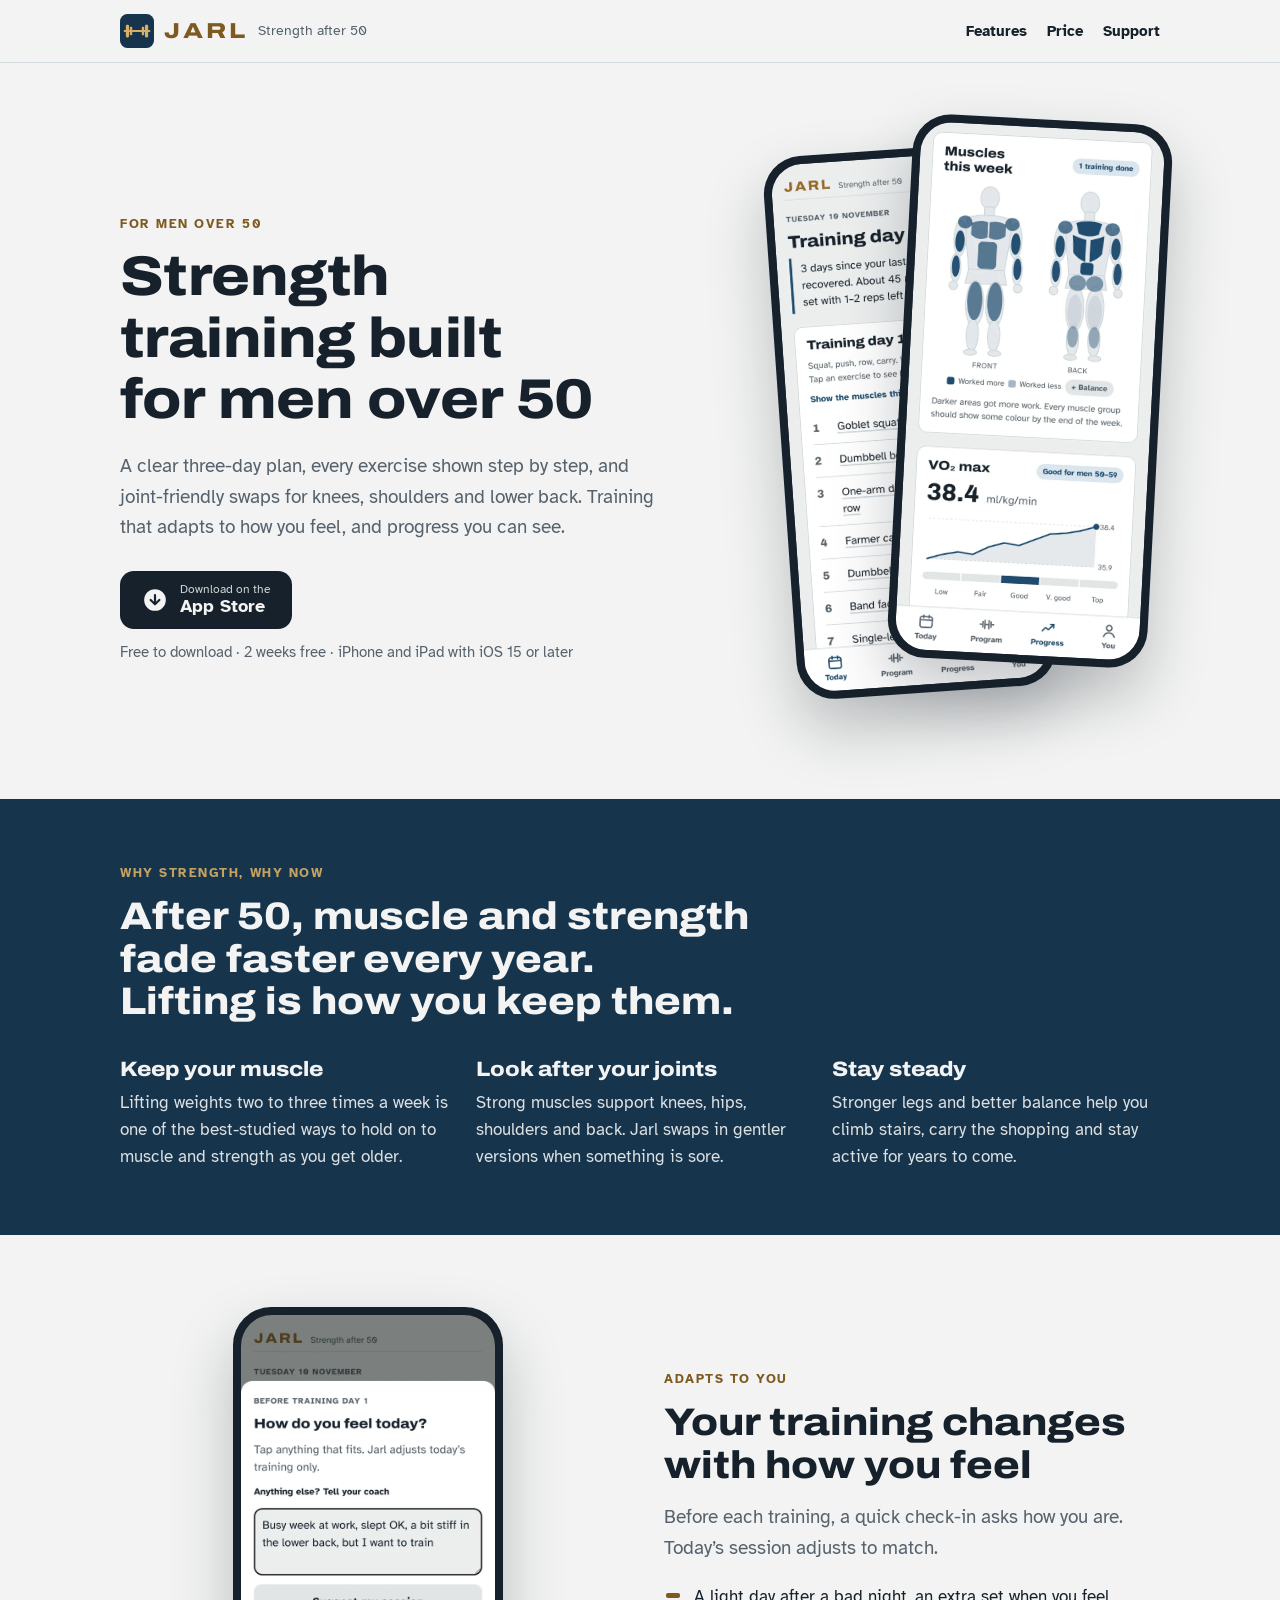
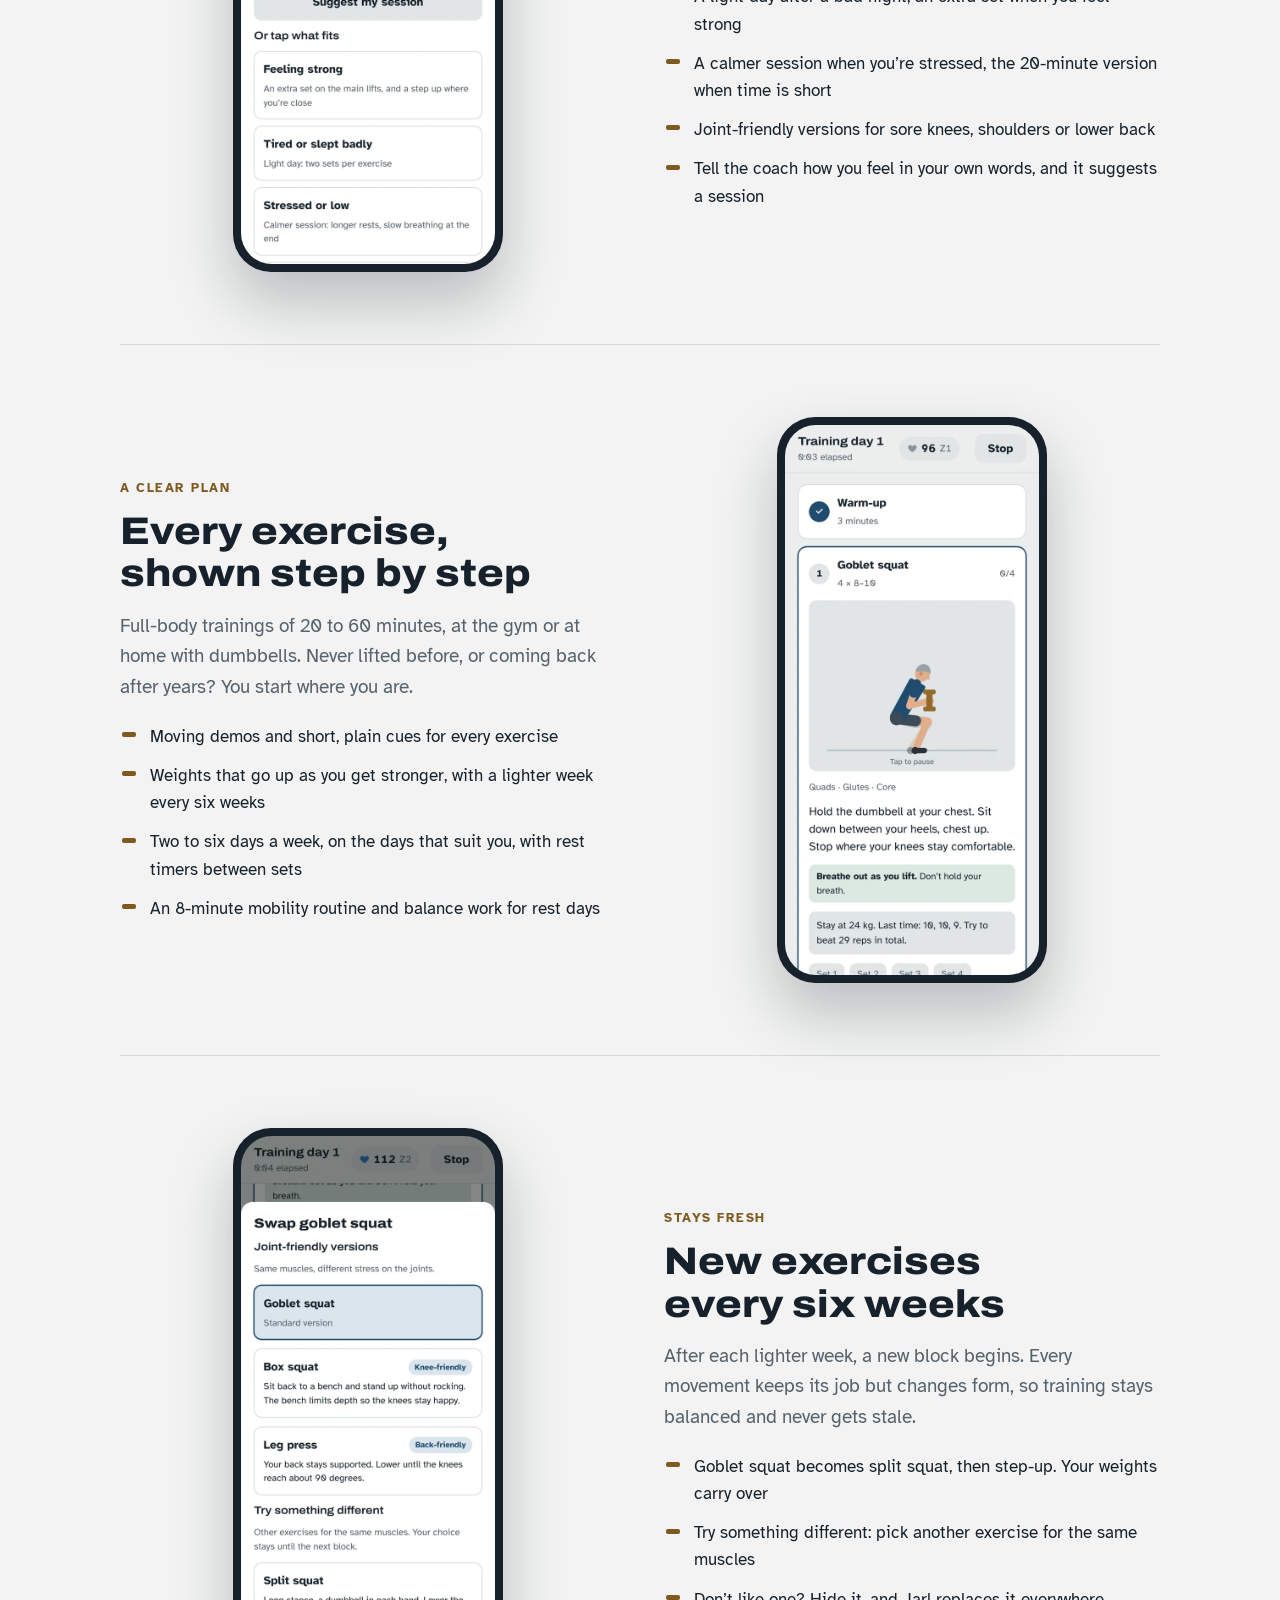
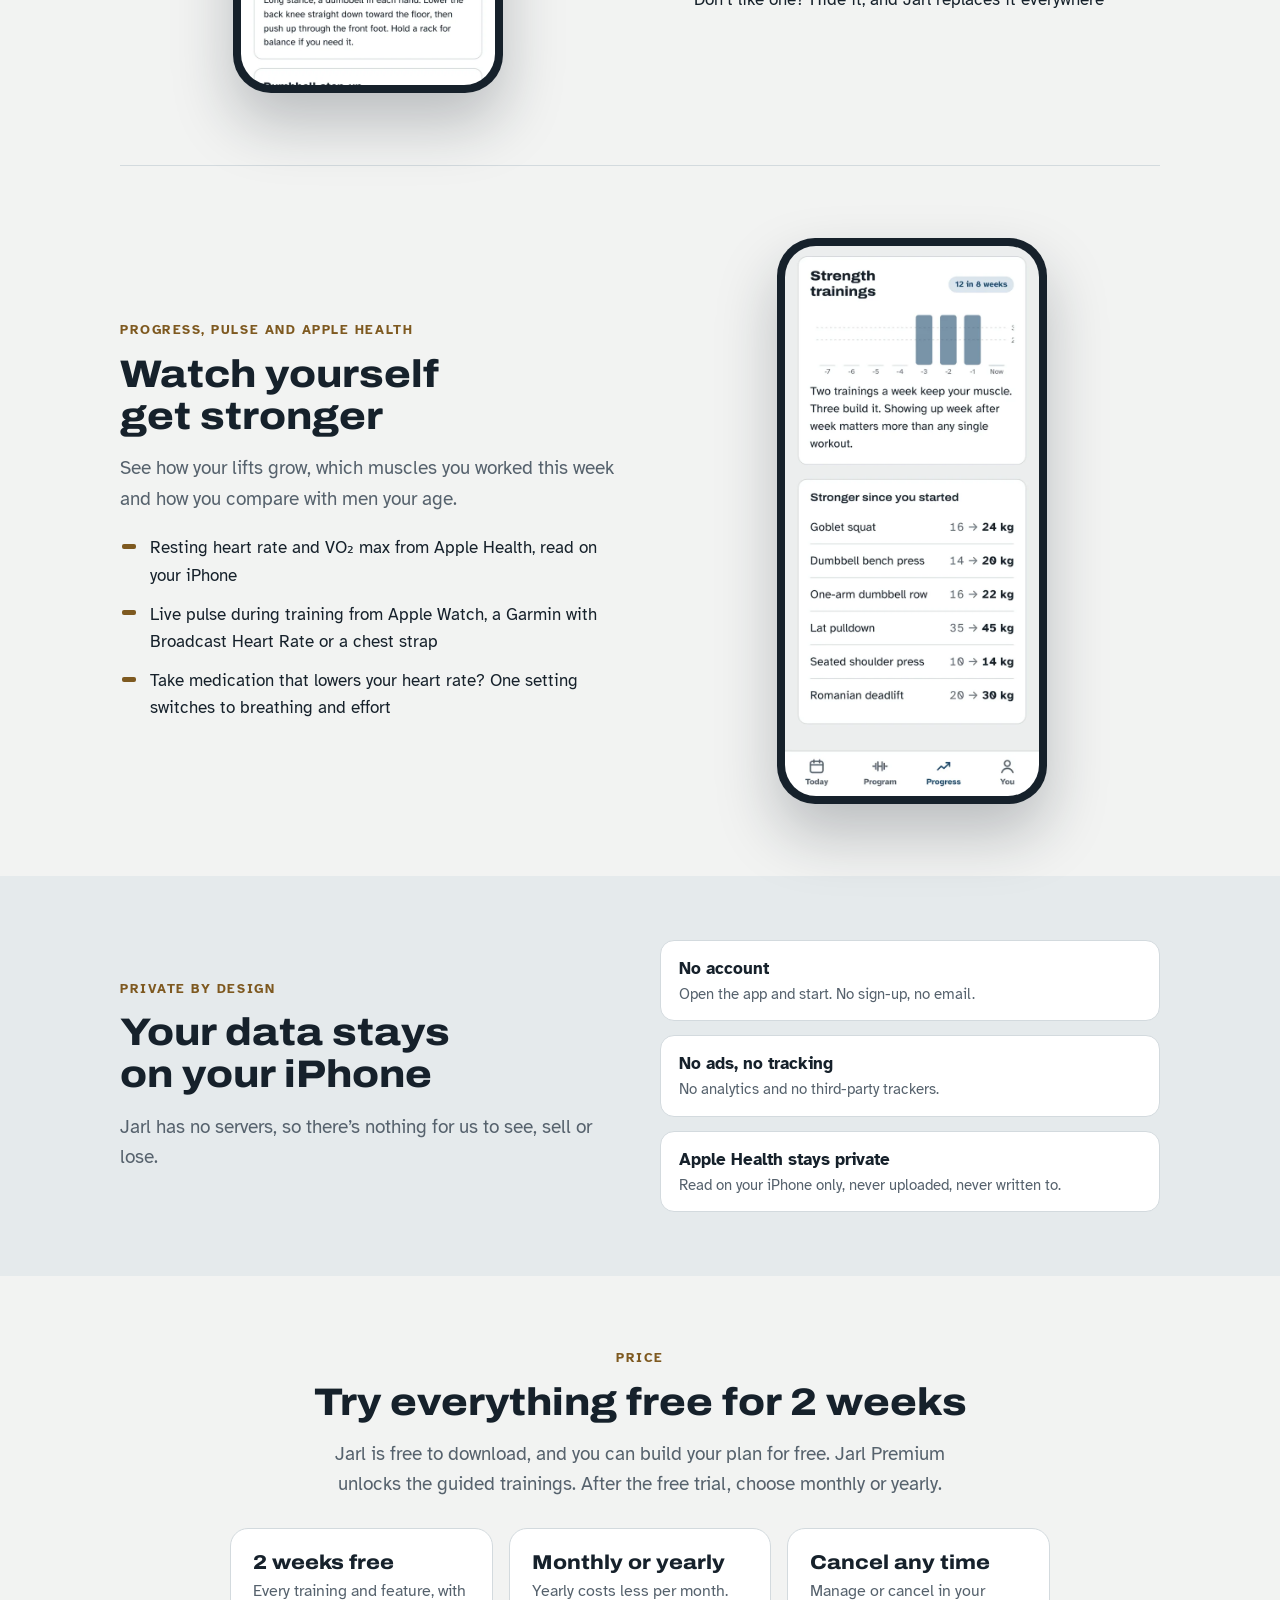
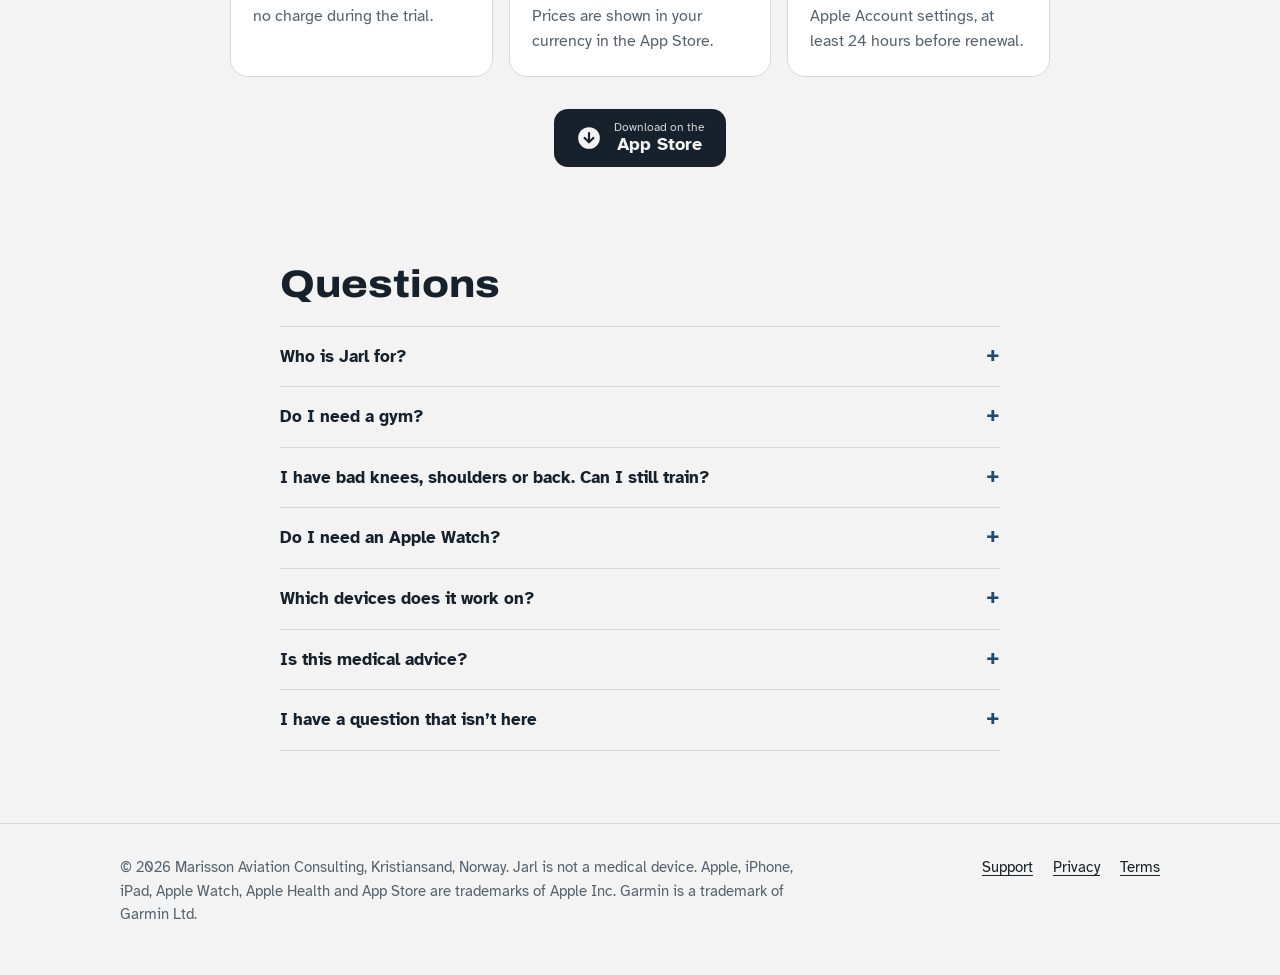
<file: jarl/index.html>
<!doctype html>
<html lang="en">
<head>
<meta charset="utf-8">
<meta name="viewport" content="width=device-width, initial-scale=1, viewport-fit=cover">
<title>Jarl: Strength training for men over 50</title>
<meta name="description" content="Jarl is a strength training app for men over 50. A clear three-day plan, joint-friendly swaps for knees, shoulders and back, live pulse and progress compared with men your age. Your data stays on your iPhone.">
<meta name="apple-itunes-app" content="app-id=6819707620">
<meta property="og:title" content="Jarl: Strength training for men over 50">
<meta property="og:description" content="A clear plan, joint-friendly swaps and training that adapts to how you feel. Free for 2 weeks on iPhone.">
<meta property="og:image" content="https://maravconsult.com/jarl/img/today.webp">
<meta name="theme-color" content="#16344C">
<link rel="icon" href="apple-touch-icon.png">
<link rel="canonical" href="https://maravconsult.com/jarl/">
<link rel="apple-touch-icon" href="apple-touch-icon.png">
<link rel="stylesheet" href="fonts.css">
<style>
:root{--bg:#F2F3F2;--surface:#FFFFFF;--ink:#16212B;--muted:#56626D;--line:#D3DADE;--accent:#1F4B6E;--band:#16344C;--brass:#7E5920;--brass-light:#D8AF66;--soft:#E5EAEC;--band-ink:#F2F3F2;
  --display:'Archivo',system-ui,sans-serif;--body:'Atkinson Hyperlegible',system-ui,-apple-system,'Segoe UI',sans-serif}
@media (prefers-color-scheme: dark){:root{--bg:#0F171E;--surface:#17222C;--ink:#E8EDF0;--muted:#A7B3BC;--line:#2A3946;--accent:#8CB9DA;--band:#122A3D;--brass:#D6AD62;--soft:#14202A;color-scheme:dark}}
*{box-sizing:border-box}
html{-webkit-text-size-adjust:100%;scroll-behavior:smooth}
body{margin:0;background:var(--bg);color:var(--ink);font-family:var(--body);font-size:1.0625rem;line-height:1.6}
a{color:var(--accent);text-underline-offset:3px}
img{max-width:100%;height:auto;display:block}
.wrap{max-width:1080px;margin:0 auto;padding-inline:20px}
h1,h2,h3{font-family:var(--display);font-stretch:112%;line-height:1.1;text-wrap:balance;margin:0}
h1{font-size:clamp(2.2rem,6vw,3.5rem);font-weight:800;letter-spacing:-.01em}
h2{font-size:clamp(1.7rem,4vw,2.4rem);font-weight:800}
h3{font-size:1.25rem;font-weight:800}
.eyebrow{font-size:.8rem;letter-spacing:.12em;text-transform:uppercase;font-weight:700;color:var(--brass);margin:0 0 12px}
p{margin:0}
.lead{font-size:1.2rem;color:var(--muted);max-width:34em}

/* header */
.top{position:sticky;top:0;z-index:5;background:color-mix(in srgb,var(--bg) 92%,transparent);backdrop-filter:blur(10px);-webkit-backdrop-filter:blur(10px);border-bottom:1px solid var(--line);padding-top:env(safe-area-inset-top,0px)}
.top .wrap{display:flex;align-items:center;gap:16px;min-height:62px}
.brand{display:flex;align-items:center;gap:10px;text-decoration:none;color:var(--ink)}
.brand img{width:34px;height:34px}
.brand b{font-family:var(--display);font-stretch:125%;font-weight:800;font-size:1.35rem;letter-spacing:.14em;color:var(--brass)}
.brand span{font-size:.9rem;color:var(--muted)}
.top nav{margin-left:auto;display:flex;gap:20px;font-size:.95rem}
.top nav a{color:var(--ink);text-decoration:none;font-weight:700}
.top nav a:hover{color:var(--accent)}
@media (max-width:640px){.top nav .hide-s,.brand span{display:none}}

/* buttons */
.store{display:inline-flex;align-items:center;gap:12px;background:var(--ink);color:var(--bg);text-decoration:none;border-radius:14px;padding:12px 22px;min-height:56px}
.store small{display:block;font-size:.72rem;line-height:1.1;opacity:.85}
.store strong{display:block;font-size:1.15rem;line-height:1.15}
.store svg{width:26px;height:26px;flex:none}
.note{font-size:.92rem;color:var(--muted);margin-top:12px}

/* hero */
.hero{padding-block:56px 40px;overflow:hidden}
.hero .wrap{display:grid;grid-template-columns:1.1fr .9fr;gap:40px;align-items:center}
.hero .lead{margin:20px 0 28px}
.phones{position:relative;min-height:640px}
.phone{width:260px;border-radius:38px;padding:8px;background:#16212B;box-shadow:0 30px 60px rgba(22,33,43,.25)}
.phone img{border-radius:31px;width:100%;aspect-ratio:600/1298;object-fit:cover}
.phones .phone:first-child{position:absolute;right:120px;top:30px;transform:rotate(-4deg)}
.phones .phone:last-child{position:absolute;right:0;top:0;transform:rotate(3deg)}
@media (max-width:860px){.hero .wrap{grid-template-columns:1fr}.phones{min-height:560px;max-width:420px;margin:0 auto;width:100%}.phones .phone:first-child{right:auto;left:0}.phone{width:230px}}

/* why */
.why{background:var(--band);color:var(--band-ink);padding-block:64px}
.why .eyebrow{color:var(--brass-light)}
.why h2{max-width:20em}
.why .grid{display:grid;grid-template-columns:repeat(3,1fr);gap:28px;margin-top:36px}
.why h3{font-size:1.3rem;margin-bottom:8px}
.why p{opacity:.9}
@media (max-width:760px){.why .grid{grid-template-columns:1fr}}

/* features */
.feat{padding-block:72px;display:grid;grid-template-columns:1fr 1fr;gap:48px;align-items:center}
.feat + .feat{border-top:1px solid var(--line)}
.feat .phone{width:270px;margin:0 auto}
.feat.flip .shot{order:2}
.feat h2{margin-bottom:16px}
.feat ul{margin:20px 0 0;padding:0;list-style:none;display:grid;gap:12px}
.feat li{padding-left:30px;position:relative}
.feat li::before{content:'';position:absolute;left:2px;top:.55em;width:14px;height:5px;border-radius:2px;background:var(--brass)}
@media (max-width:760px){.feat{grid-template-columns:1fr;gap:32px;padding-block:56px}.feat.flip .shot{order:0}}

/* privacy band */
.privacy{background:var(--soft);padding-block:64px}
.privacy .wrap{display:grid;grid-template-columns:1fr 1fr;gap:40px;align-items:center}
.ticks{display:grid;gap:14px;margin:0;padding:0;list-style:none}
.ticks li{background:var(--surface);border:1px solid var(--line);border-radius:14px;padding:14px 18px;font-weight:700}
.ticks li span{display:block;font-weight:400;color:var(--muted);font-size:.95rem}
@media (max-width:760px){.privacy .wrap{grid-template-columns:1fr}}

/* price */
.price{padding-block:72px;text-align:center}
.price .lead{margin:16px auto 28px}
.cards{display:grid;grid-template-columns:repeat(3,1fr);gap:16px;max-width:820px;margin:0 auto 32px;text-align:left}
.card{background:var(--surface);border:1px solid var(--line);border-radius:18px;padding:22px}
.card h3{margin-bottom:6px}
.card p{color:var(--muted);font-size:.98rem}
@media (max-width:760px){.cards{grid-template-columns:1fr}}

/* faq */
.faq{padding-block:24px 72px;max-width:760px}
.faq h2{margin-bottom:20px}
details{border-top:1px solid var(--line);padding:16px 0}
details:last-of-type{border-bottom:1px solid var(--line)}
summary{font-weight:700;cursor:pointer;font-size:1.08rem;list-style:none;display:flex;justify-content:space-between;gap:16px}
summary::-webkit-details-marker{display:none}
summary::after{content:'+';font-size:1.4rem;line-height:1;color:var(--accent)}
details[open] summary::after{content:'–'}
details p{margin-top:10px;color:var(--muted)}

/* footer */
footer{border-top:1px solid var(--line);padding-block:32px 48px;font-size:.92rem;color:var(--muted)}
footer .wrap{display:flex;flex-wrap:wrap;gap:12px 28px;justify-content:space-between}
footer nav{display:flex;gap:20px;flex-wrap:wrap}
footer a{color:var(--ink)}
.disclaimer{max-width:46em}
</style>
</head>
<body>

<header class="top"><div class="wrap">
  <a class="brand" href="https://maravconsult.com/jarl/"><img src="img/mark.svg" alt=""><b>JARL</b><span>Strength after 50</span></a>
  <nav><a class="hide-s" href="#features">Features</a><a class="hide-s" href="#price">Price</a><a href="https://vidarmar.github.io/garpur-jarl/support.html">Support</a></nav>
</div></header>

<main>
<section class="hero"><div class="wrap">
  <div>
    <p class="eyebrow">For men over 50</p>
    <h1>Strength training built for men over 50</h1>
    <p class="lead">A clear three-day plan, every exercise shown step by step, and joint-friendly swaps for knees, shoulders and lower back. Training that adapts to how you feel, and progress you can see.</p>
    <a class="store" href="https://apps.apple.com/app/id6819707620">
      <svg viewBox="0 0 24 24" aria-hidden="true"><path fill="currentColor" d="M12 2a10 10 0 1 0 0 20 10 10 0 0 0 0-20Zm0 4.5a1 1 0 0 1 1 1v6.09l2.3-2.3a1 1 0 1 1 1.4 1.42l-4 4a1 1 0 0 1-1.4 0l-4-4a1 1 0 1 1 1.4-1.42l2.3 2.3V7.5a1 1 0 0 1 1-1Z"/></svg>
      <span><small>Download on the</small><strong>App Store</strong></span>
    </a>
    <p class="note">Free to download · 2 weeks free · iPhone and iPad with iOS 15 or later</p>
  </div>
  <div class="phones" aria-hidden="true">
    <div class="phone"><img src="img/today.webp" alt="" width="600" height="1298"></div>
    <div class="phone"><img src="img/muscles.webp" alt="" width="600" height="1298"></div>
  </div>
</div></section>

<section class="why"><div class="wrap">
  <p class="eyebrow">Why strength, why now</p>
  <h2>After 50, muscle and strength fade faster every year. Lifting is how you keep them.</h2>
  <div class="grid">
    <div><h3>Keep your muscle</h3><p>Lifting weights two to three times a week is one of the best-studied ways to hold on to muscle and strength as you get older.</p></div>
    <div><h3>Look after your joints</h3><p>Strong muscles support knees, hips, shoulders and back. Jarl swaps in gentler versions when something is sore.</p></div>
    <div><h3>Stay steady</h3><p>Stronger legs and better balance help you climb stairs, carry the shopping and stay active for years to come.</p></div>
  </div>
</div></section>

<div class="wrap" id="features">
  <section class="feat">
    <div class="shot"><div class="phone"><img src="img/checkin.webp" alt="The check-in before training, with a box to tell the coach how you feel" width="600" height="1298" loading="lazy"></div></div>
    <div>
      <p class="eyebrow">Adapts to you</p>
      <h2>Your training changes with how you feel</h2>
      <p class="lead">Before each training, a quick check-in asks how you are. Today’s session adjusts to match.</p>
      <ul>
        <li>A light day after a bad night, an extra set when you feel strong</li>
        <li>A calmer session when you’re stressed, the 20-minute version when time is short</li>
        <li>Joint-friendly versions for sore knees, shoulders or lower back</li>
        <li>Tell the coach how you feel in your own words, and it suggests a session</li>
      </ul>
    </div>
  </section>

  <section class="feat flip">
    <div class="shot"><div class="phone"><img src="img/exercise.webp" alt="An exercise with a moving demo figure, plain cues and a suggested weight" width="600" height="1298" loading="lazy"></div></div>
    <div>
      <p class="eyebrow">A clear plan</p>
      <h2>Every exercise, shown step by step</h2>
      <p class="lead">Full-body trainings of 20 to 60 minutes, at the gym or at home with dumbbells. Never lifted before, or coming back after years? You start where you are.</p>
      <ul>
        <li>Moving demos and short, plain cues for every exercise</li>
        <li>Weights that go up as you get stronger, with a lighter week every six weeks</li>
        <li>Two to six days a week, on the days that suit you, with rest timers between sets</li>
        <li>An 8-minute mobility routine and balance work for rest days</li>
      </ul>
    </div>
  </section>

  <section class="feat">
    <div class="shot"><div class="phone"><img src="img/swap.webp" alt="The swap screen with joint-friendly versions and other exercises for the same muscles" width="600" height="1298" loading="lazy"></div></div>
    <div>
      <p class="eyebrow">Stays fresh</p>
      <h2>New exercises every six weeks</h2>
      <p class="lead">After each lighter week, a new block begins. Every movement keeps its job but changes form, so training stays balanced and never gets stale.</p>
      <ul>
        <li>Goblet squat becomes split squat, then step-up. Your weights carry over</li>
        <li>Try something different: pick another exercise for the same muscles</li>
        <li>Don’t like one? Hide it, and Jarl replaces it everywhere</li>
      </ul>
    </div>
  </section>

  <section class="feat flip">
    <div class="shot"><div class="phone"><img src="img/strength.webp" alt="Trainings per week and how much each lift has grown since you started" width="600" height="1298" loading="lazy"></div></div>
    <div>
      <p class="eyebrow">Progress, pulse and Apple Health</p>
      <h2>Watch yourself get stronger</h2>
      <p class="lead">See how your lifts grow, which muscles you worked this week and how you compare with men your age.</p>
      <ul>
        <li>Resting heart rate and VO₂ max from Apple Health, read on your iPhone</li>
        <li>Live pulse during training from Apple Watch, a Garmin with Broadcast Heart Rate or a chest strap</li>
        <li>Take medication that lowers your heart rate? One setting switches to breathing and effort</li>
      </ul>
    </div>
  </section>
</div>

<section class="privacy"><div class="wrap">
  <div>
    <p class="eyebrow">Private by design</p>
    <h2>Your data stays on your iPhone</h2>
    <p class="lead" style="margin-top:16px">Jarl has no servers, so there’s nothing for us to see, sell or lose.</p>
  </div>
  <ul class="ticks">
    <li>No account<span>Open the app and start. No sign-up, no email.</span></li>
    <li>No ads, no tracking<span>No analytics and no third-party trackers.</span></li>
    <li>Apple Health stays private<span>Read on your iPhone only, never uploaded, never written to.</span></li>
  </ul>
</div></section>

<section class="price" id="price"><div class="wrap">
  <p class="eyebrow">Price</p>
  <h2>Try everything free for 2 weeks</h2>
  <p class="lead">Jarl is free to download, and you can build your plan for free. Jarl Premium unlocks the guided trainings. After the free trial, choose monthly or yearly.</p>
  <div class="cards">
    <div class="card"><h3>2 weeks free</h3><p>Every training and feature, with no charge during the trial.</p></div>
    <div class="card"><h3>Monthly or yearly</h3><p>Yearly costs less per month. Prices are shown in your currency in the App Store.</p></div>
    <div class="card"><h3>Cancel any time</h3><p>Manage or cancel in your Apple Account settings, at least 24 hours before renewal.</p></div>
  </div>
  <a class="store" href="https://apps.apple.com/app/id6819707620">
    <svg viewBox="0 0 24 24" aria-hidden="true"><path fill="currentColor" d="M12 2a10 10 0 1 0 0 20 10 10 0 0 0 0-20Zm0 4.5a1 1 0 0 1 1 1v6.09l2.3-2.3a1 1 0 1 1 1.4 1.42l-4 4a1 1 0 0 1-1.4 0l-4-4a1 1 0 1 1 1.4-1.42l2.3 2.3V7.5a1 1 0 0 1 1-1Z"/></svg>
    <span><small>Download on the</small><strong>App Store</strong></span>
  </a>
</div></section>

<section class="wrap faq">
  <h2>Questions</h2>
  <details><summary>Who is Jarl for?</summary><p>Men over 50 who want to get or stay strong, whether you’re new to weights or coming back after a break.</p></details>
  <details><summary>Do I need a gym?</summary><p>No. Choose gym or home when you set up. At home, a set of dumbbells is enough, and Jarl picks exercises that work with them.</p></details>
  <details><summary>I have bad knees, shoulders or back. Can I still train?</summary><p>Jarl has a joint-friendly version of most exercises. Set it once in your settings, or tap what’s sore in the check-in before each training. Sharp or lasting pain is a reason to see a doctor or physiotherapist.</p></details>
  <details><summary>Do I need an Apple Watch?</summary><p>No. Jarl works on its own. With an Apple Watch, a Garmin that broadcasts heart rate or a chest strap, you see your pulse live during training.</p></details>
  <details><summary>Which devices does it work on?</summary><p>Any iPhone or iPad with iOS 15 or later. The AI coach needs an iPhone with Apple Intelligence. Without it, Jarl uses its own built-in rules.</p></details>
  <details><summary>Is this medical advice?</summary><p>No. Jarl gives general training guidance and does not diagnose or treat any condition. Talk to your doctor before you start a new exercise programme, especially if you have heart problems, high blood pressure or recent surgery.</p></details>
  <details><summary>I have a question that isn’t here</summary><p>See <a href="https://vidarmar.github.io/garpur-jarl/support.html">Support</a> or email <a href="mailto:app@maravconsult.com">app@maravconsult.com</a>.</p></details>
</section>
</main>

<footer><div class="wrap">
  <div class="disclaimer">© 2026 Marisson Aviation Consulting, Kristiansand, Norway. Jarl is not a medical device. Apple, iPhone, iPad, Apple Watch, Apple Health and App Store are trademarks of Apple Inc. Garmin is a trademark of Garmin Ltd.</div>
  <nav><a href="https://vidarmar.github.io/garpur-jarl/support.html">Support</a><a href="https://vidarmar.github.io/garpur-jarl/privacy.html">Privacy</a><a href="https://vidarmar.github.io/garpur-jarl/terms.html">Terms</a></nav>
</div></footer>
</body>
</html>
</file>
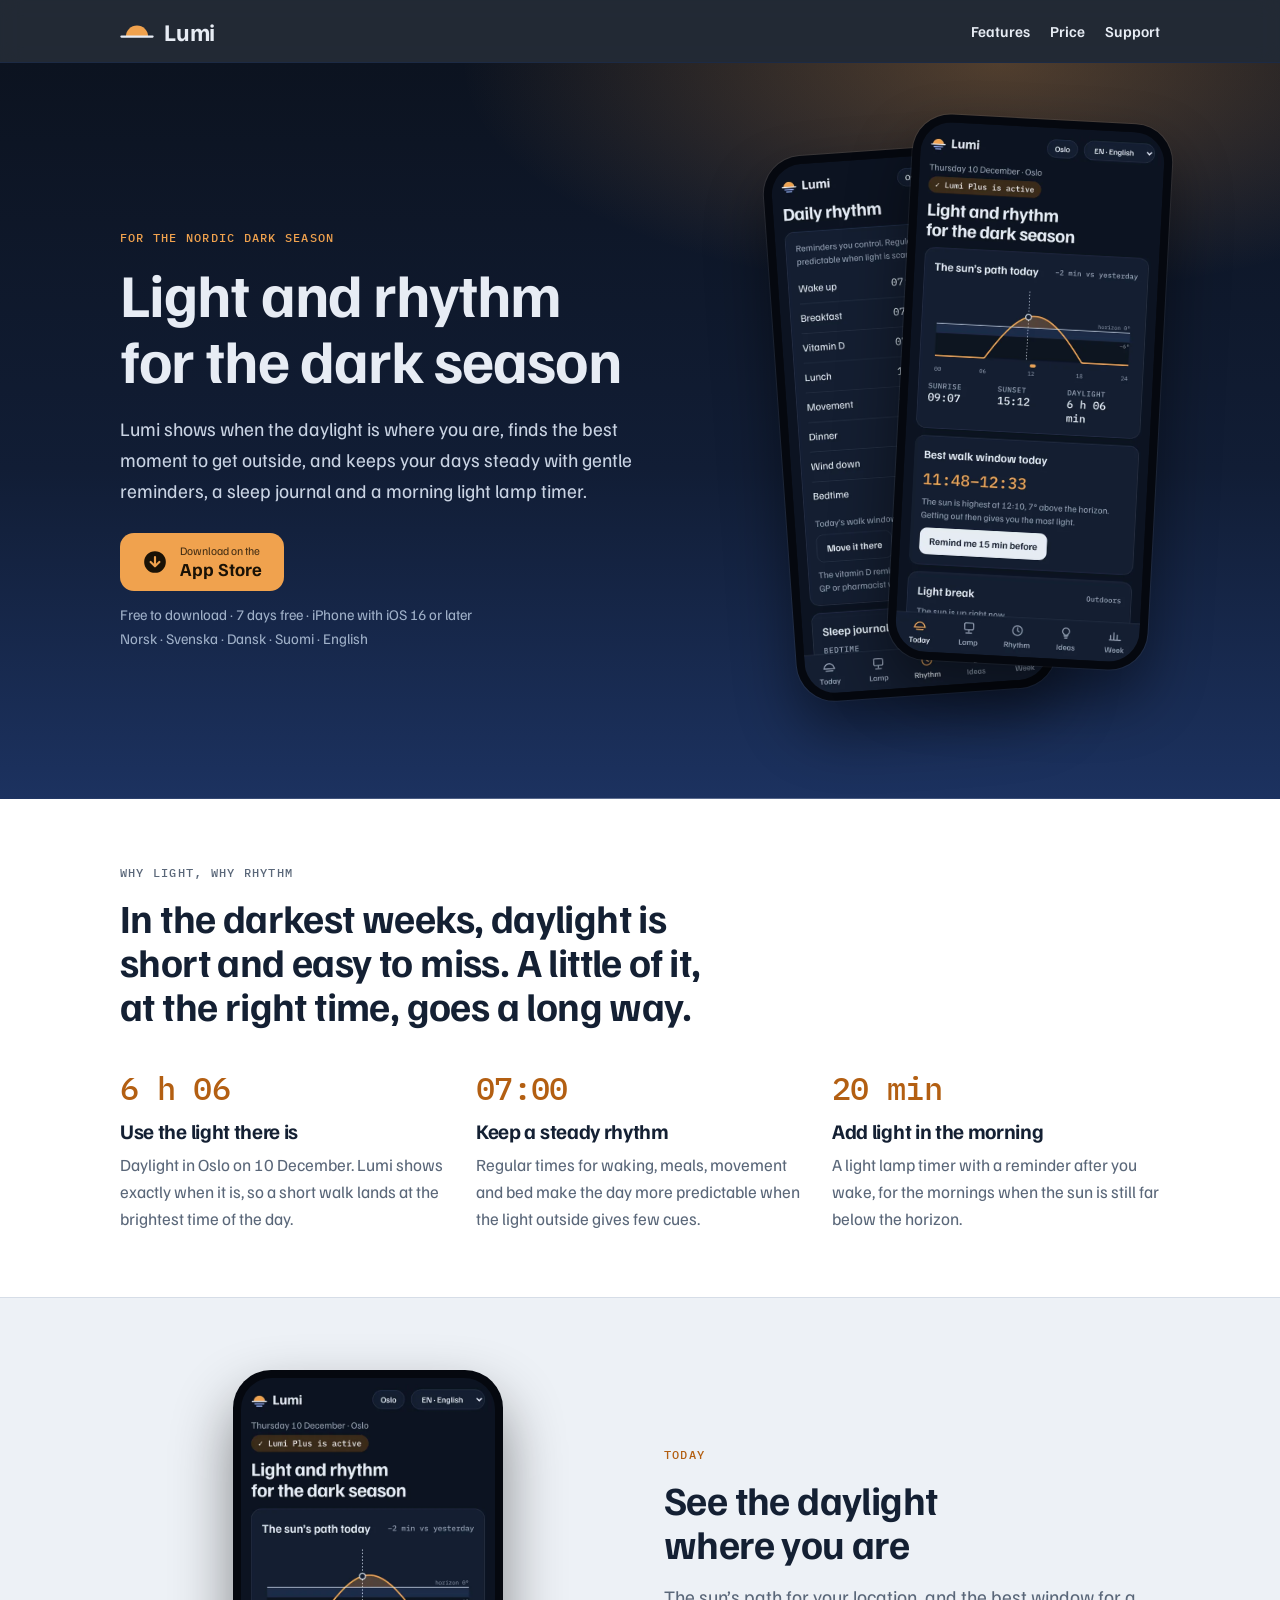
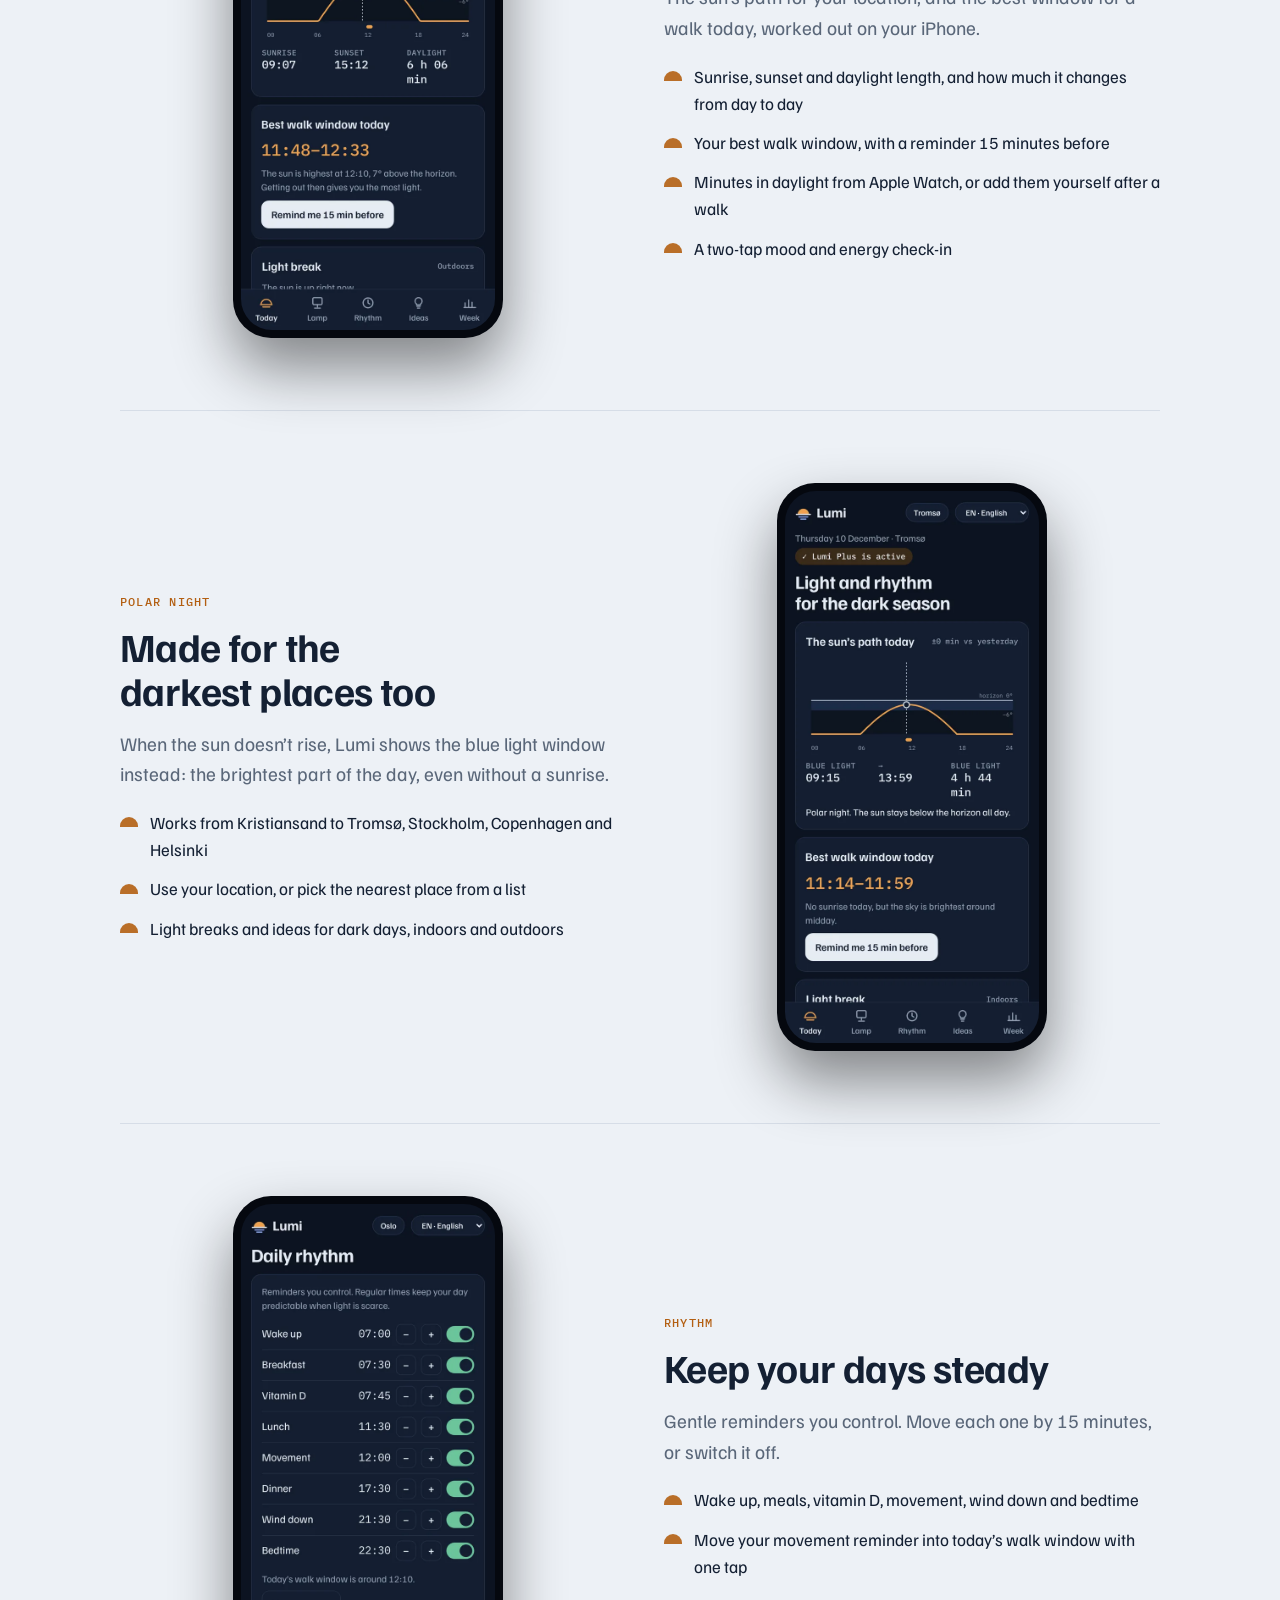
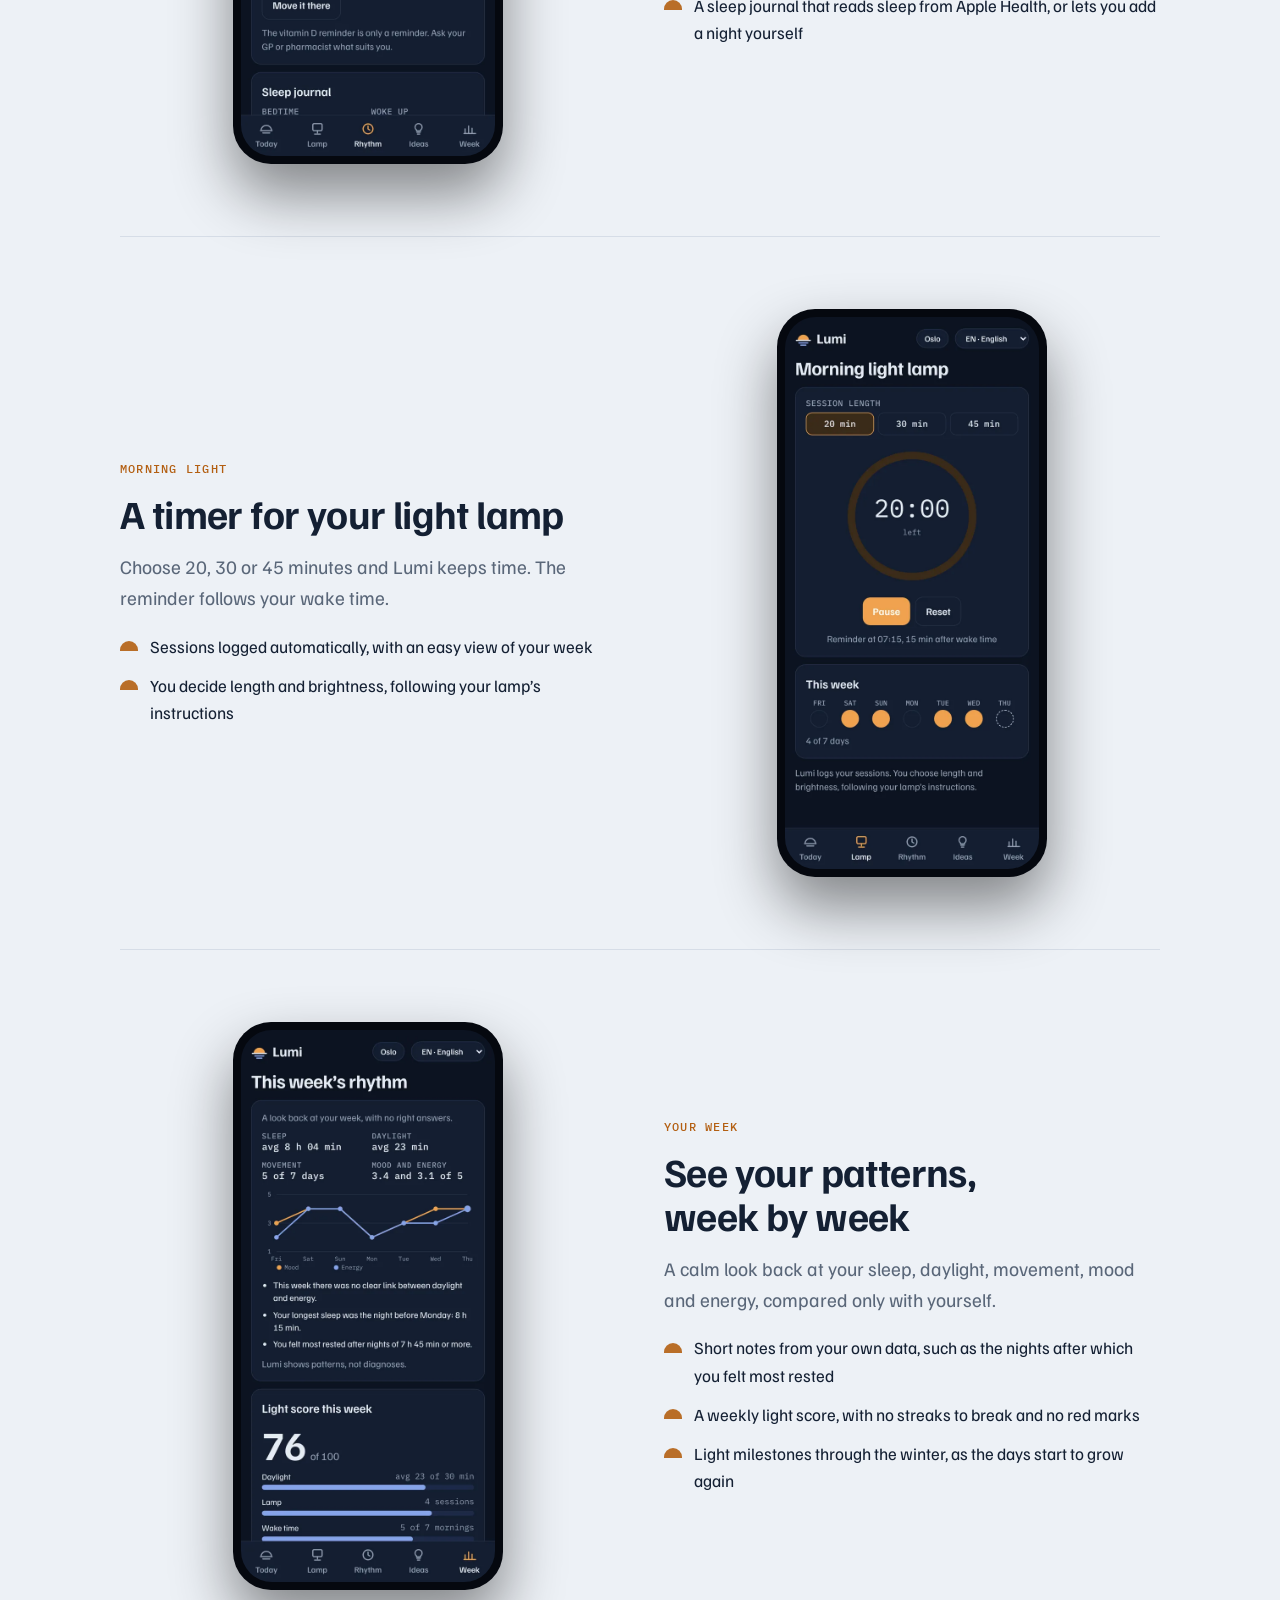
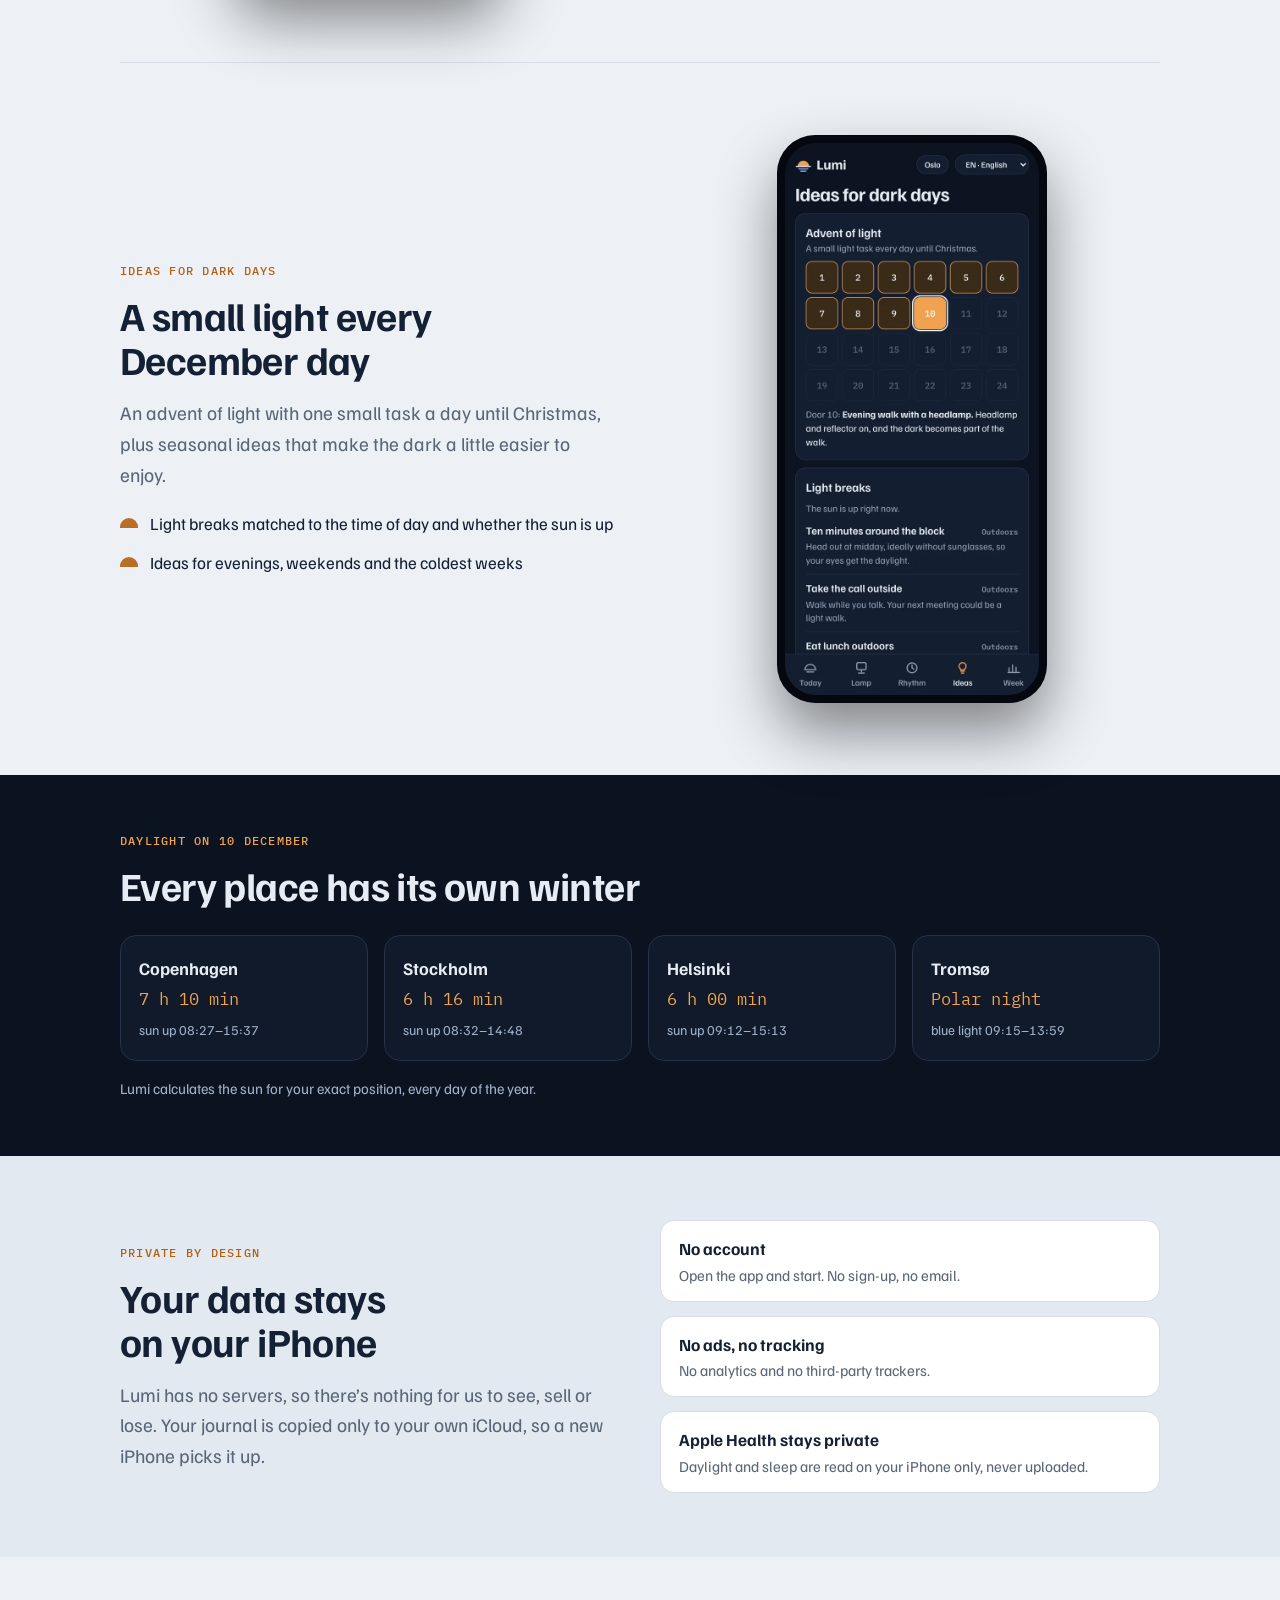
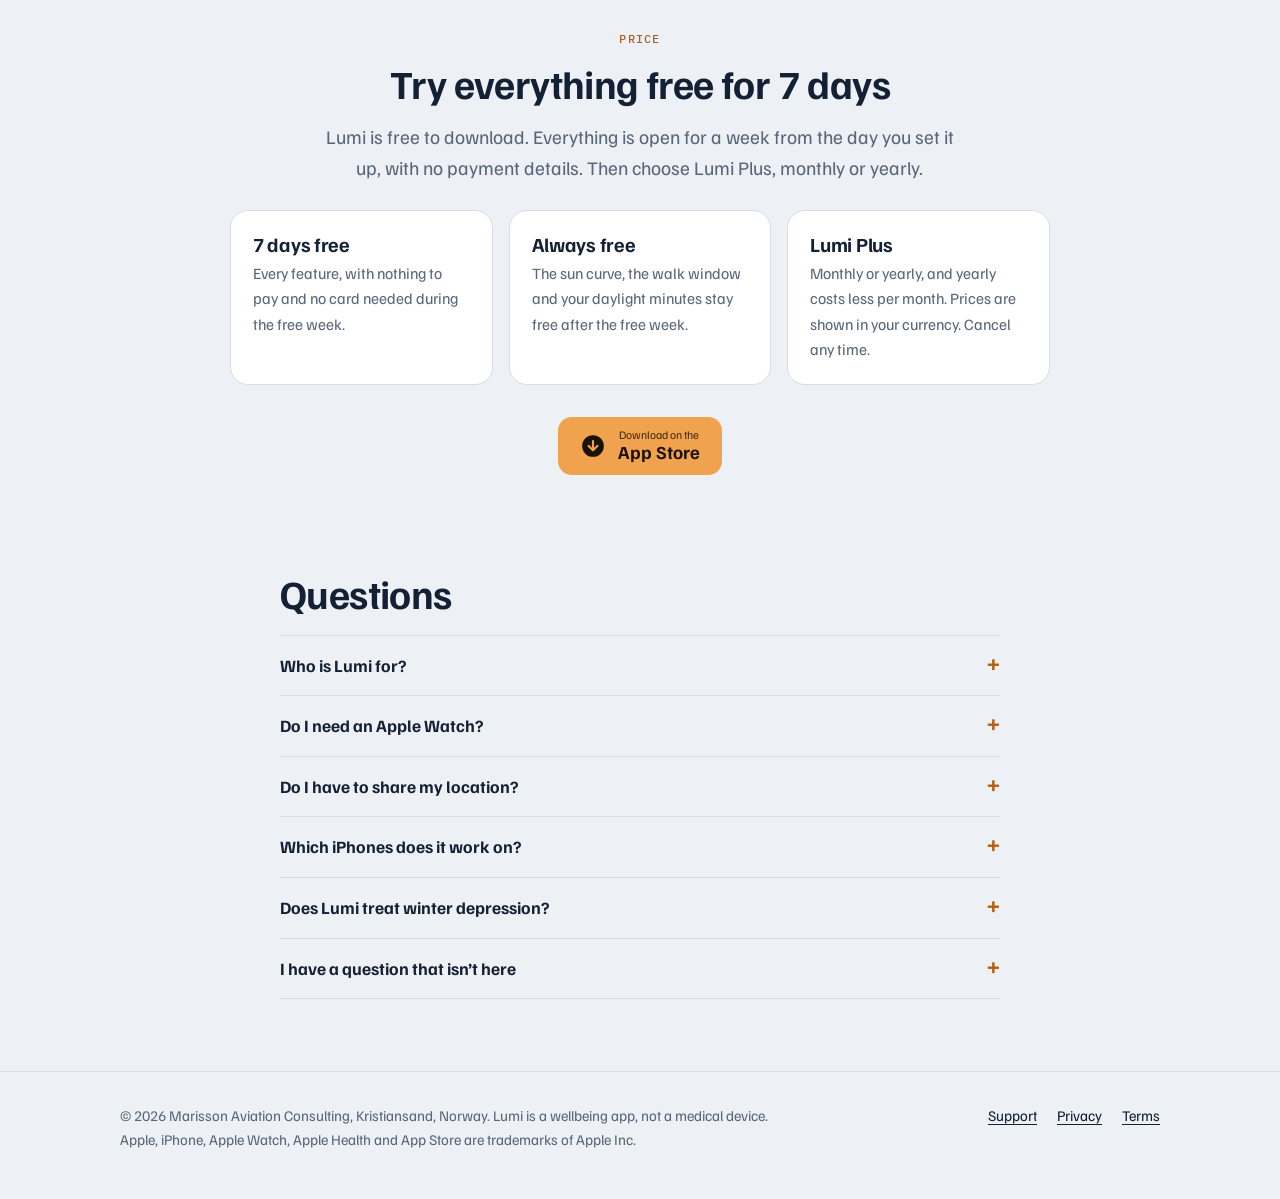
<file: lumi/index.html>
<!doctype html>
<html lang="en">
<head>
<meta charset="utf-8">
<meta name="viewport" content="width=device-width, initial-scale=1, viewport-fit=cover">
<title>Lumi: Winter Light Routine</title>
<meta name="description" content="Lumi helps you keep light, energy and rhythm through the Nordic dark season. See the daylight where you are, find the best time to get outside and keep your days steady. Your data stays on your iPhone.">
<meta name="apple-itunes-app" content="app-id=6829781457">
<meta property="og:title" content="Lumi: Winter Light Routine">
<meta property="og:description" content="The sun’s path and your best walk window where you are, gentle daily reminders and a morning light lamp timer. Made for the Nordic dark season and the polar night. Free for 7 days on iPhone.">
<meta property="og:image" content="https://maravconsult.com/lumi/img/today.webp">
<meta name="theme-color" content="#0C1320">
<link rel="icon" href="icon-192.png">
<link rel="apple-touch-icon" href="apple-touch-icon.png">
<link rel="stylesheet" href="fonts.css">
<style>
:root{--bg:#EDF1F6;--surface:#FFFFFF;--ink:#142033;--muted:#5A6779;--line:#D6DDE7;--accent:#3457A4;--sun:#B35F12;--soft:#E3E9F1;
  --night:#0C1320;--night-2:#1C3260;--night-ink:#E7ECF4;--night-muted:#9FB0C8;--glow:#F0A24E;
  --display:'Familjen Grotesk',-apple-system,BlinkMacSystemFont,'Segoe UI',Roboto,sans-serif;--body:'Familjen Grotesk',-apple-system,BlinkMacSystemFont,'Segoe UI',Roboto,sans-serif;--mono:'IBM Plex Mono',ui-monospace,Menlo,monospace}
@media (prefers-color-scheme: dark){:root{--bg:#0C1320;--surface:#141E31;--ink:#E7ECF4;--muted:#93A0B4;--line:#25314A;--accent:#86A3EA;--sun:#F0A24E;--soft:#101A2B;--night:#070C15;color-scheme:dark}}
*{box-sizing:border-box}
html{-webkit-text-size-adjust:100%;scroll-behavior:smooth}
body{margin:0;background:var(--bg);color:var(--ink);font-family:var(--body);font-size:1.0625rem;line-height:1.6}
a{color:var(--accent);text-underline-offset:3px}
img{max-width:100%;height:auto;display:block}
.wrap{max-width:1080px;margin:0 auto;padding-inline:max(20px,env(safe-area-inset-left,0px))}
h1,h2,h3{font-family:var(--display);line-height:1.1;text-wrap:balance;margin:0;letter-spacing:-.015em}
h1{font-size:clamp(2.3rem,6vw,3.8rem);font-weight:700}
h2{font-size:clamp(1.7rem,4vw,2.5rem);font-weight:700}
h3{font-size:1.25rem;font-weight:700}
.eyebrow{font-family:var(--mono);font-size:.78rem;letter-spacing:.1em;text-transform:uppercase;font-weight:500;color:var(--sun);margin:0 0 12px}
p{margin:0}
.lead{font-size:1.2rem;color:var(--muted);max-width:34em}

/* header */
.top{position:sticky;top:0;z-index:5;background:color-mix(in srgb,var(--night) 90%,transparent);backdrop-filter:blur(10px);-webkit-backdrop-filter:blur(10px);border-bottom:1px solid #1C2A44;padding-top:env(safe-area-inset-top,0px);color:var(--night-ink)}
.top .wrap{display:flex;align-items:center;gap:16px;min-height:62px}
.brand{display:flex;align-items:center;gap:10px;text-decoration:none;color:var(--night-ink)}
.brand svg{width:34px;height:20px}
.brand b{font-family:var(--display);font-size:1.5rem;font-weight:700;letter-spacing:-.01em}
.top nav{margin-left:auto;display:flex;gap:20px;font-size:.95rem}
.top nav a{color:var(--night-ink);text-decoration:none;font-weight:600}
.top nav a:hover{color:var(--glow)}
@media (max-width:640px){.top nav .hide-s{display:none}}

/* buttons */
.store{display:inline-flex;align-items:center;gap:12px;background:var(--glow);color:#1A1206;text-decoration:none;border-radius:14px;padding:12px 22px;min-height:56px}
.store small{display:block;font-size:.72rem;line-height:1.1;opacity:.8}
.store strong{display:block;font-size:1.15rem;line-height:1.15}
.store svg{width:26px;height:26px;flex:none}
.store:focus-visible,a:focus-visible,summary:focus-visible{outline:2px solid var(--accent);outline-offset:3px}
.note{font-size:.92rem;color:var(--muted);margin-top:12px}

/* hero: blue hour sky with a low sun */
.hero{position:relative;overflow:hidden;color:var(--night-ink);padding-block:56px 40px;
  background:radial-gradient(ellipse 60% 45% at 78% 0%,rgba(240,162,78,.30),transparent 70%),linear-gradient(180deg,var(--night) 0%,#111D35 55%,var(--night-2) 100%)}
.hero .wrap{display:grid;grid-template-columns:1.1fr .9fr;gap:40px;align-items:center}
.hero .eyebrow{color:var(--glow)}
.hero .lead{color:#C9D3E3;margin:20px 0 28px}
.hero .note{color:var(--night-muted)}
.horizon{position:absolute;left:0;right:0;bottom:0;height:1px;background:linear-gradient(90deg,transparent,rgba(231,236,244,.35),transparent)}
.phones{position:relative;min-height:640px}
.phone{width:260px;border-radius:38px;padding:8px;background:#05080F;box-shadow:0 30px 60px rgba(0,0,0,.45),0 0 0 1px rgba(255,255,255,.08)}
.phone img{border-radius:31px;width:100%;aspect-ratio:600/1304;object-fit:cover}
.phones .phone:first-child{position:absolute;right:120px;top:30px;transform:rotate(-4deg)}
.phones .phone:last-child{position:absolute;right:0;top:0;transform:rotate(3deg)}
@media (max-width:860px){.hero .wrap{grid-template-columns:1fr}.phones{min-height:560px;max-width:420px;margin:0 auto;width:100%}.phones .phone:first-child{right:auto;left:0}.phone{width:230px}}

/* why */
.why{background:var(--surface);border-bottom:1px solid var(--line);padding-block:64px}
.why h2{max-width:20em}
.why .grid{display:grid;grid-template-columns:repeat(3,1fr);gap:28px;margin-top:36px}
.why h3{font-size:1.3rem;margin-bottom:8px}
.why p{color:var(--muted)}
.why .num{font-family:var(--mono);font-size:2rem;font-weight:500;color:var(--sun);display:block;margin-bottom:6px;letter-spacing:-.02em}
@media (max-width:760px){.why .grid{grid-template-columns:1fr}}

/* features */
.feat{padding-block:72px;display:grid;grid-template-columns:1fr 1fr;gap:48px;align-items:center}
.feat + .feat{border-top:1px solid var(--line)}
.feat .phone{width:270px;margin:0 auto}
.feat.flip .shot{order:2}
.feat h2{margin-bottom:16px}
.feat ul{margin:20px 0 0;padding:0;list-style:none;display:grid;gap:12px}
.feat li{padding-left:30px;position:relative}
.feat li::before{content:'';position:absolute;left:0;top:.5em;width:18px;height:10px;border-radius:18px 18px 0 0;background:var(--sun);opacity:.9}
@media (max-width:760px){.feat{grid-template-columns:1fr;gap:32px;padding-block:56px}.feat.flip .shot{order:0}}

/* places strip */
.places{background:var(--night);color:var(--night-ink);padding-block:56px}
.places .eyebrow{color:var(--glow)}
.places .row{display:grid;grid-template-columns:repeat(4,1fr);gap:16px;margin-top:28px}
.place{border:1px solid #25314A;border-radius:16px;padding:18px;background:#101A2B}
.place b{display:block;font-size:1.1rem}
.place span{display:block;font-family:var(--mono);color:var(--glow);font-size:1.05rem;margin:4px 0 2px}
.place small{color:var(--night-muted);font-size:.85rem}
.places .note{color:var(--night-muted)}
@media (max-width:760px){.places .row{grid-template-columns:1fr 1fr}}

/* privacy band */
.privacy{background:var(--soft);padding-block:64px}
.privacy .wrap{display:grid;grid-template-columns:1fr 1fr;gap:40px;align-items:center}
.ticks{display:grid;gap:14px;margin:0;padding:0;list-style:none}
.ticks li{background:var(--surface);border:1px solid var(--line);border-radius:14px;padding:14px 18px;font-weight:700}
.ticks li span{display:block;font-weight:400;color:var(--muted);font-size:.95rem}
@media (max-width:760px){.privacy .wrap{grid-template-columns:1fr}}

/* price */
.price{padding-block:72px;text-align:center}
.price .lead{margin:16px auto 28px}
.cards{display:grid;grid-template-columns:repeat(3,1fr);gap:16px;max-width:820px;margin:0 auto 32px;text-align:left}
.card{background:var(--surface);border:1px solid var(--line);border-radius:18px;padding:22px}
.card h3{margin-bottom:6px}
.card p{color:var(--muted);font-size:.98rem}
@media (max-width:760px){.cards{grid-template-columns:1fr}}

/* faq */
.faq{padding-block:24px 72px;max-width:760px}
.faq h2{margin-bottom:20px}
details{border-top:1px solid var(--line);padding:16px 0}
details:last-of-type{border-bottom:1px solid var(--line)}
summary{font-weight:700;cursor:pointer;font-size:1.08rem;list-style:none;display:flex;justify-content:space-between;gap:16px}
summary::-webkit-details-marker{display:none}
summary::after{content:'+';font-size:1.4rem;line-height:1;color:var(--sun)}
details[open] summary::after{content:'–'}
details p{margin-top:10px;color:var(--muted)}

/* footer */
footer{border-top:1px solid var(--line);padding-block:32px 48px;font-size:.92rem;color:var(--muted)}
footer .wrap{display:flex;flex-wrap:wrap;gap:12px 28px;justify-content:space-between}
footer nav{display:flex;gap:20px;flex-wrap:wrap}
footer a{color:var(--ink)}
.disclaimer{max-width:46em}
</style>
</head>
<body>

<header class="top"><div class="wrap">
  <a class="brand" href="./"><svg viewBox="0 0 30 18" aria-hidden="true"><path d="M5 14a10 10 0 0 1 20 0z" fill="#F0A24E"/><path d="M1 14h28" stroke="#E7ECF4" stroke-width="2" stroke-linecap="round"/></svg><b>Lumi</b></a>
  <nav><a class="hide-s" href="#features">Features</a><a class="hide-s" href="#price">Price</a><a href="support.html">Support</a></nav>
</div></header>

<main>
<section class="hero"><div class="wrap">
  <div>
    <p class="eyebrow">For the Nordic dark season</p>
    <h1>Light and rhythm for the dark season</h1>
    <p class="lead">Lumi shows when the daylight is where you are, finds the best moment to get outside, and keeps your days steady with gentle reminders, a sleep journal and a morning light lamp timer.</p>
    <a class="store" href="https://apps.apple.com/app/id6829781457">
      <svg viewBox="0 0 24 24" aria-hidden="true"><path fill="currentColor" d="M12 2a10 10 0 1 0 0 20 10 10 0 0 0 0-20Zm0 4.5a1 1 0 0 1 1 1v6.09l2.3-2.3a1 1 0 1 1 1.4 1.42l-4 4a1 1 0 0 1-1.4 0l-4-4a1 1 0 1 1 1.4-1.42l2.3 2.3V7.5a1 1 0 0 1 1-1Z"/></svg>
      <span><small>Download on the</small><strong>App Store</strong></span>
    </a>
    <p class="note">Free to download · 7 days free · iPhone with iOS 16 or later<br>Norsk · Svenska · Dansk · Suomi · English</p>
  </div>
  <div class="phones" aria-hidden="true">
    <div class="phone"><img src="img/rhythm.webp" alt="" width="600" height="1304"></div>
    <div class="phone"><img src="img/today.webp" alt="" width="600" height="1304"></div>
  </div>
</div><div class="horizon"></div></section>

<section class="why"><div class="wrap">
  <p class="eyebrow">Why light, why rhythm</p>
  <h2>In the darkest weeks, daylight is short and easy to miss. A little of it, at the right time, goes a long way.</h2>
  <div class="grid">
    <div><span class="num">6 h 06</span><h3>Use the light there is</h3><p>Daylight in Oslo on 10 December. Lumi shows exactly when it is, so a short walk lands at the brightest time of the day.</p></div>
    <div><span class="num">07:00</span><h3>Keep a steady rhythm</h3><p>Regular times for waking, meals, movement and bed make the day more predictable when the light outside gives few cues.</p></div>
    <div><span class="num">20 min</span><h3>Add light in the morning</h3><p>A light lamp timer with a reminder after you wake, for the mornings when the sun is still far below the horizon.</p></div>
  </div>
</div></section>

<div class="wrap" id="features">
  <section class="feat">
    <div class="shot"><div class="phone"><img src="img/today.webp" alt="The Today tab with the sun’s path, sunrise, sunset and today’s best walk window in Oslo" width="600" height="1304" loading="lazy"></div></div>
    <div>
      <p class="eyebrow">Today</p>
      <h2>See the daylight where you are</h2>
      <p class="lead">The sun’s path for your location, and the best window for a walk today, worked out on your iPhone.</p>
      <ul>
        <li>Sunrise, sunset and daylight length, and how much it changes from day to day</li>
        <li>Your best walk window, with a reminder 15 minutes before</li>
        <li>Minutes in daylight from Apple Watch, or add them yourself after a walk</li>
        <li>A two-tap mood and energy check-in</li>
      </ul>
    </div>
  </section>

  <section class="feat flip">
    <div class="shot"><div class="phone"><img src="img/polar.webp" alt="The Today tab in Tromsø during polar night, showing the blue light window" width="600" height="1304" loading="lazy"></div></div>
    <div>
      <p class="eyebrow">Polar night</p>
      <h2>Made for the darkest places too</h2>
      <p class="lead">When the sun doesn’t rise, Lumi shows the blue light window instead: the brightest part of the day, even without a sunrise.</p>
      <ul>
        <li>Works from Kristiansand to Tromsø, Stockholm, Copenhagen and Helsinki</li>
        <li>Use your location, or pick the nearest place from a list</li>
        <li>Light breaks and ideas for dark days, indoors and outdoors</li>
      </ul>
    </div>
  </section>

  <section class="feat">
    <div class="shot"><div class="phone"><img src="img/rhythm.webp" alt="The Rhythm tab with reminders for waking, meals, vitamin D, movement, winding down and bedtime" width="600" height="1304" loading="lazy"></div></div>
    <div>
      <p class="eyebrow">Rhythm</p>
      <h2>Keep your days steady</h2>
      <p class="lead">Gentle reminders you control. Move each one by 15 minutes, or switch it off.</p>
      <ul>
        <li>Wake up, meals, vitamin D, movement, wind down and bedtime</li>
        <li>Move your movement reminder into today’s walk window with one tap</li>
        <li>A sleep journal that reads sleep from Apple Health, or lets you add a night yourself</li>
      </ul>
    </div>
  </section>

  <section class="feat flip">
    <div class="shot"><div class="phone"><img src="img/lamp.webp" alt="The morning light lamp timer with a 20 minute session" width="600" height="1304" loading="lazy"></div></div>
    <div>
      <p class="eyebrow">Morning light</p>
      <h2>A timer for your light lamp</h2>
      <p class="lead">Choose 20, 30 or 45 minutes and Lumi keeps time. The reminder follows your wake time.</p>
      <ul>
        <li>Sessions logged automatically, with an easy view of your week</li>
        <li>You decide length and brightness, following your lamp’s instructions</li>
      </ul>
    </div>
  </section>

  <section class="feat">
    <div class="shot"><div class="phone"><img src="img/week.webp" alt="The Week tab with sleep, daylight, movement, mood and energy for the week" width="600" height="1304" loading="lazy"></div></div>
    <div>
      <p class="eyebrow">Your week</p>
      <h2>See your patterns, week by week</h2>
      <p class="lead">A calm look back at your sleep, daylight, movement, mood and energy, compared only with yourself.</p>
      <ul>
        <li>Short notes from your own data, such as the nights after which you felt most rested</li>
        <li>A weekly light score, with no streaks to break and no red marks</li>
        <li>Light milestones through the winter, as the days start to grow again</li>
      </ul>
    </div>
  </section>

  <section class="feat flip">
    <div class="shot"><div class="phone"><img src="img/ideas.webp" alt="The Advent of light calendar and light break ideas" width="600" height="1304" loading="lazy"></div></div>
    <div>
      <p class="eyebrow">Ideas for dark days</p>
      <h2>A small light every December day</h2>
      <p class="lead">An advent of light with one small task a day until Christmas, plus seasonal ideas that make the dark a little easier to enjoy.</p>
      <ul>
        <li>Light breaks matched to the time of day and whether the sun is up</li>
        <li>Ideas for evenings, weekends and the coldest weeks</li>
      </ul>
    </div>
  </section>
</div>

<section class="places"><div class="wrap">
  <p class="eyebrow">Daylight on 10 December</p>
  <h2>Every place has its own winter</h2>
  <div class="row">
    <div class="place"><b>Copenhagen</b><span>7 h 10 min</span><small>sun up 08:27–15:37</small></div>
    <div class="place"><b>Stockholm</b><span>6 h 16 min</span><small>sun up 08:32–14:48</small></div>
    <div class="place"><b>Helsinki</b><span>6 h 00 min</span><small>sun up 09:12–15:13</small></div>
    <div class="place"><b>Tromsø</b><span>Polar night</span><small>blue light 09:15–13:59</small></div>
  </div>
  <p class="note" style="margin-top:16px">Lumi calculates the sun for your exact position, every day of the year.</p>
</div></section>

<section class="privacy"><div class="wrap">
  <div>
    <p class="eyebrow">Private by design</p>
    <h2>Your data stays on your iPhone</h2>
    <p class="lead" style="margin-top:16px">Lumi has no servers, so there’s nothing for us to see, sell or lose. Your journal is copied only to your own iCloud, so a new iPhone picks it up.</p>
  </div>
  <ul class="ticks">
    <li>No account<span>Open the app and start. No sign-up, no email.</span></li>
    <li>No ads, no tracking<span>No analytics and no third-party trackers.</span></li>
    <li>Apple Health stays private<span>Daylight and sleep are read on your iPhone only, never uploaded.</span></li>
  </ul>
</div></section>

<section class="price" id="price"><div class="wrap">
  <p class="eyebrow">Price</p>
  <h2>Try everything free for 7 days</h2>
  <p class="lead">Lumi is free to download. Everything is open for a week from the day you set it up, with no payment details. Then choose Lumi Plus, monthly or yearly.</p>
  <div class="cards">
    <div class="card"><h3>7 days free</h3><p>Every feature, with nothing to pay and no card needed during the free week.</p></div>
    <div class="card"><h3>Always free</h3><p>The sun curve, the walk window and your daylight minutes stay free after the free week.</p></div>
    <div class="card"><h3>Lumi Plus</h3><p>Monthly or yearly, and yearly costs less per month. Prices are shown in your currency. Cancel any time.</p></div>
  </div>
  <a class="store" href="https://apps.apple.com/app/id6829781457">
    <svg viewBox="0 0 24 24" aria-hidden="true"><path fill="currentColor" d="M12 2a10 10 0 1 0 0 20 10 10 0 0 0 0-20Zm0 4.5a1 1 0 0 1 1 1v6.09l2.3-2.3a1 1 0 1 1 1.4 1.42l-4 4a1 1 0 0 1-1.4 0l-4-4a1 1 0 1 1 1.4-1.42l2.3 2.3V7.5a1 1 0 0 1 1-1Z"/></svg>
    <span><small>Download on the</small><strong>App Store</strong></span>
  </a>
</div></section>

<section class="wrap faq">
  <h2>Questions</h2>
  <details><summary>Who is Lumi for?</summary><p>Anyone who finds the dark season long, from southern Scandinavia to above the Arctic Circle. Lumi is in Norwegian, Swedish, Danish, Finnish and English.</p></details>
  <details><summary>Do I need an Apple Watch?</summary><p>No. The sun’s path, walk window, reminders and lamp timer work on any iPhone. Minutes in daylight are measured by Apple Watch SE (2nd generation) or Series 6 and later. Without a watch, you can add minutes yourself after a walk.</p></details>
  <details><summary>Do I have to share my location?</summary><p>No. You can pick the nearest place from the list instead. If you use your location, Lumi rounds it to about 100 metres and keeps it on your iPhone.</p></details>
  <details><summary>Which iPhones does it work on?</summary><p>Any iPhone with iOS 16 or later.</p></details>
  <details><summary>Does Lumi treat winter depression?</summary><p>No. Lumi supports light and routine as part of everyday wellbeing. It is not medical advice and does not diagnose or treat any condition. If you have felt low for several weeks, talk to your doctor.</p></details>
  <details><summary>I have a question that isn’t here</summary><p>See <a href="support.html">Support</a> or email <a href="mailto:app@maravconsult.com">app@maravconsult.com</a>.</p></details>
</section>
</main>

<footer><div class="wrap">
  <div class="disclaimer">© 2026 Marisson Aviation Consulting, Kristiansand, Norway. Lumi is a wellbeing app, not a medical device. Apple, iPhone, Apple Watch, Apple Health and App Store are trademarks of Apple Inc.</div>
  <nav><a href="support.html">Support</a><a href="privacy.html">Privacy</a><a href="terms.html">Terms</a></nav>
</div></footer>
</body>
</html>
</file>
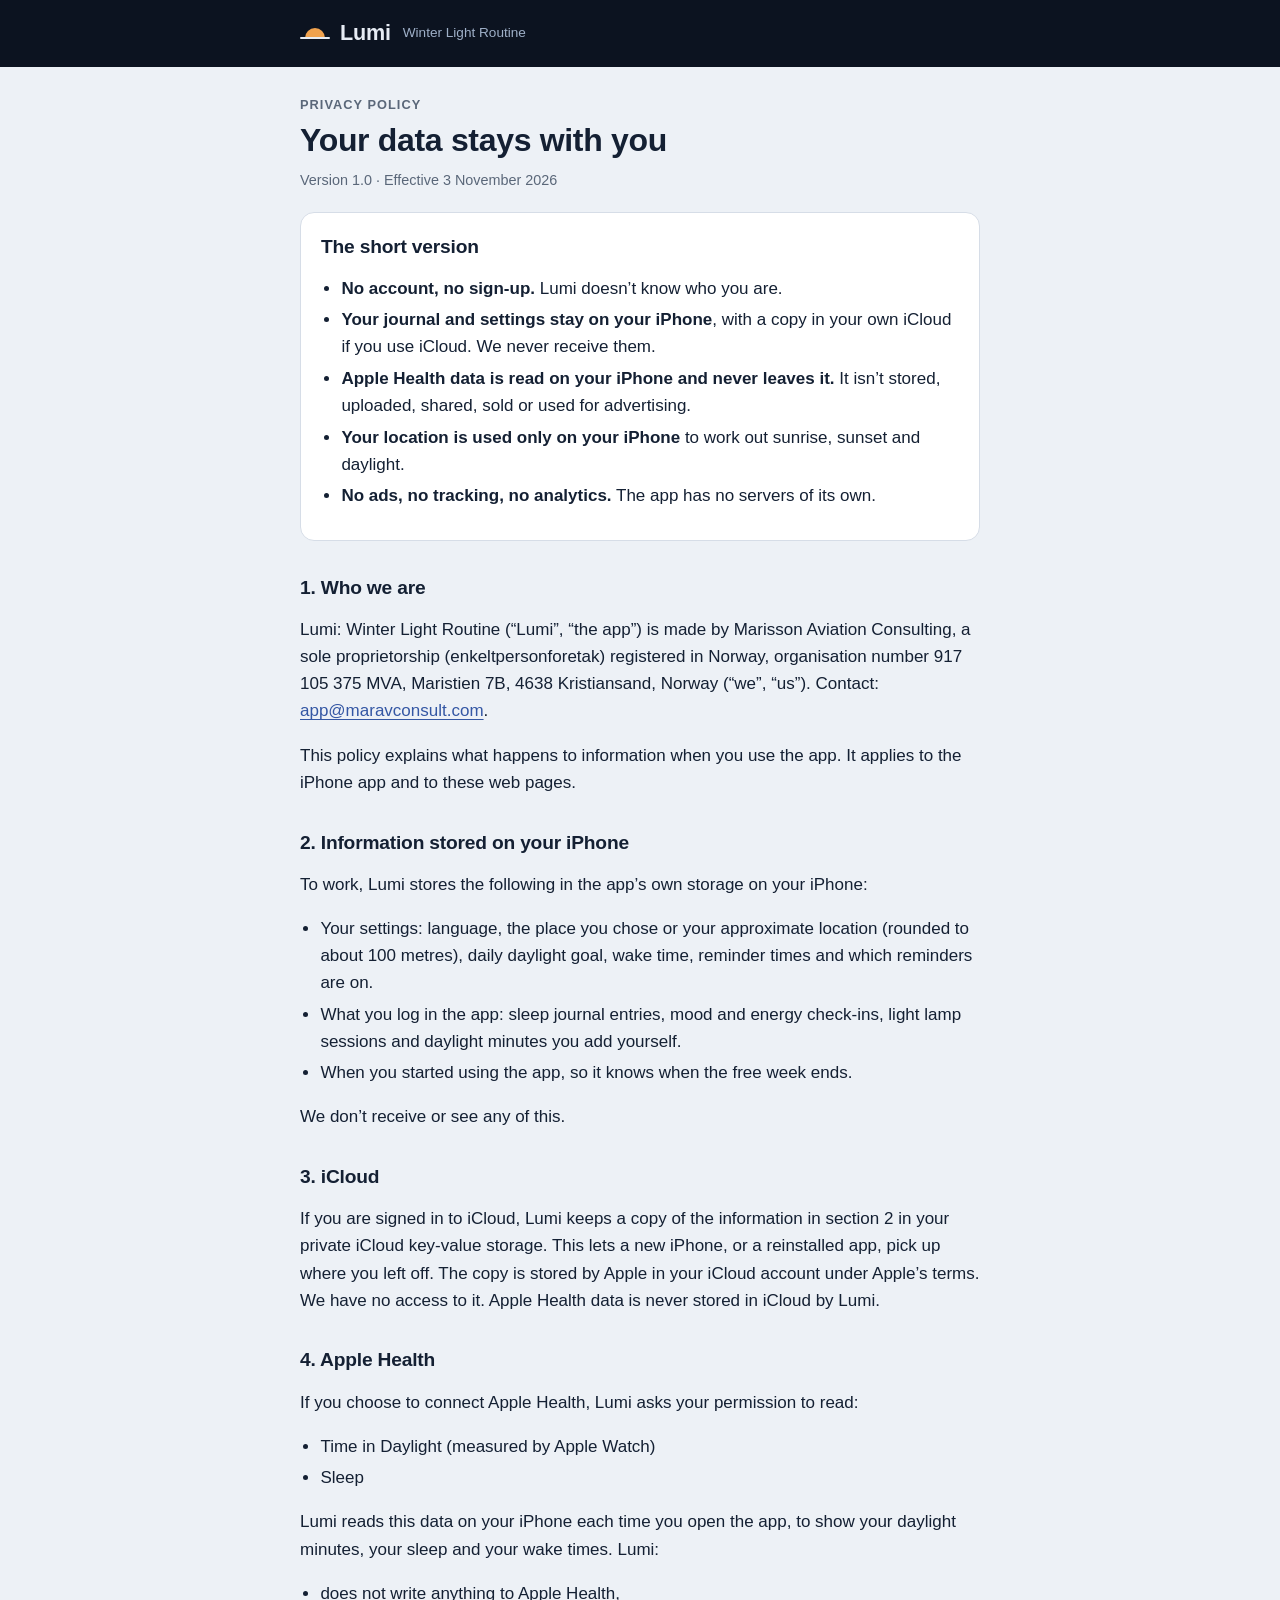
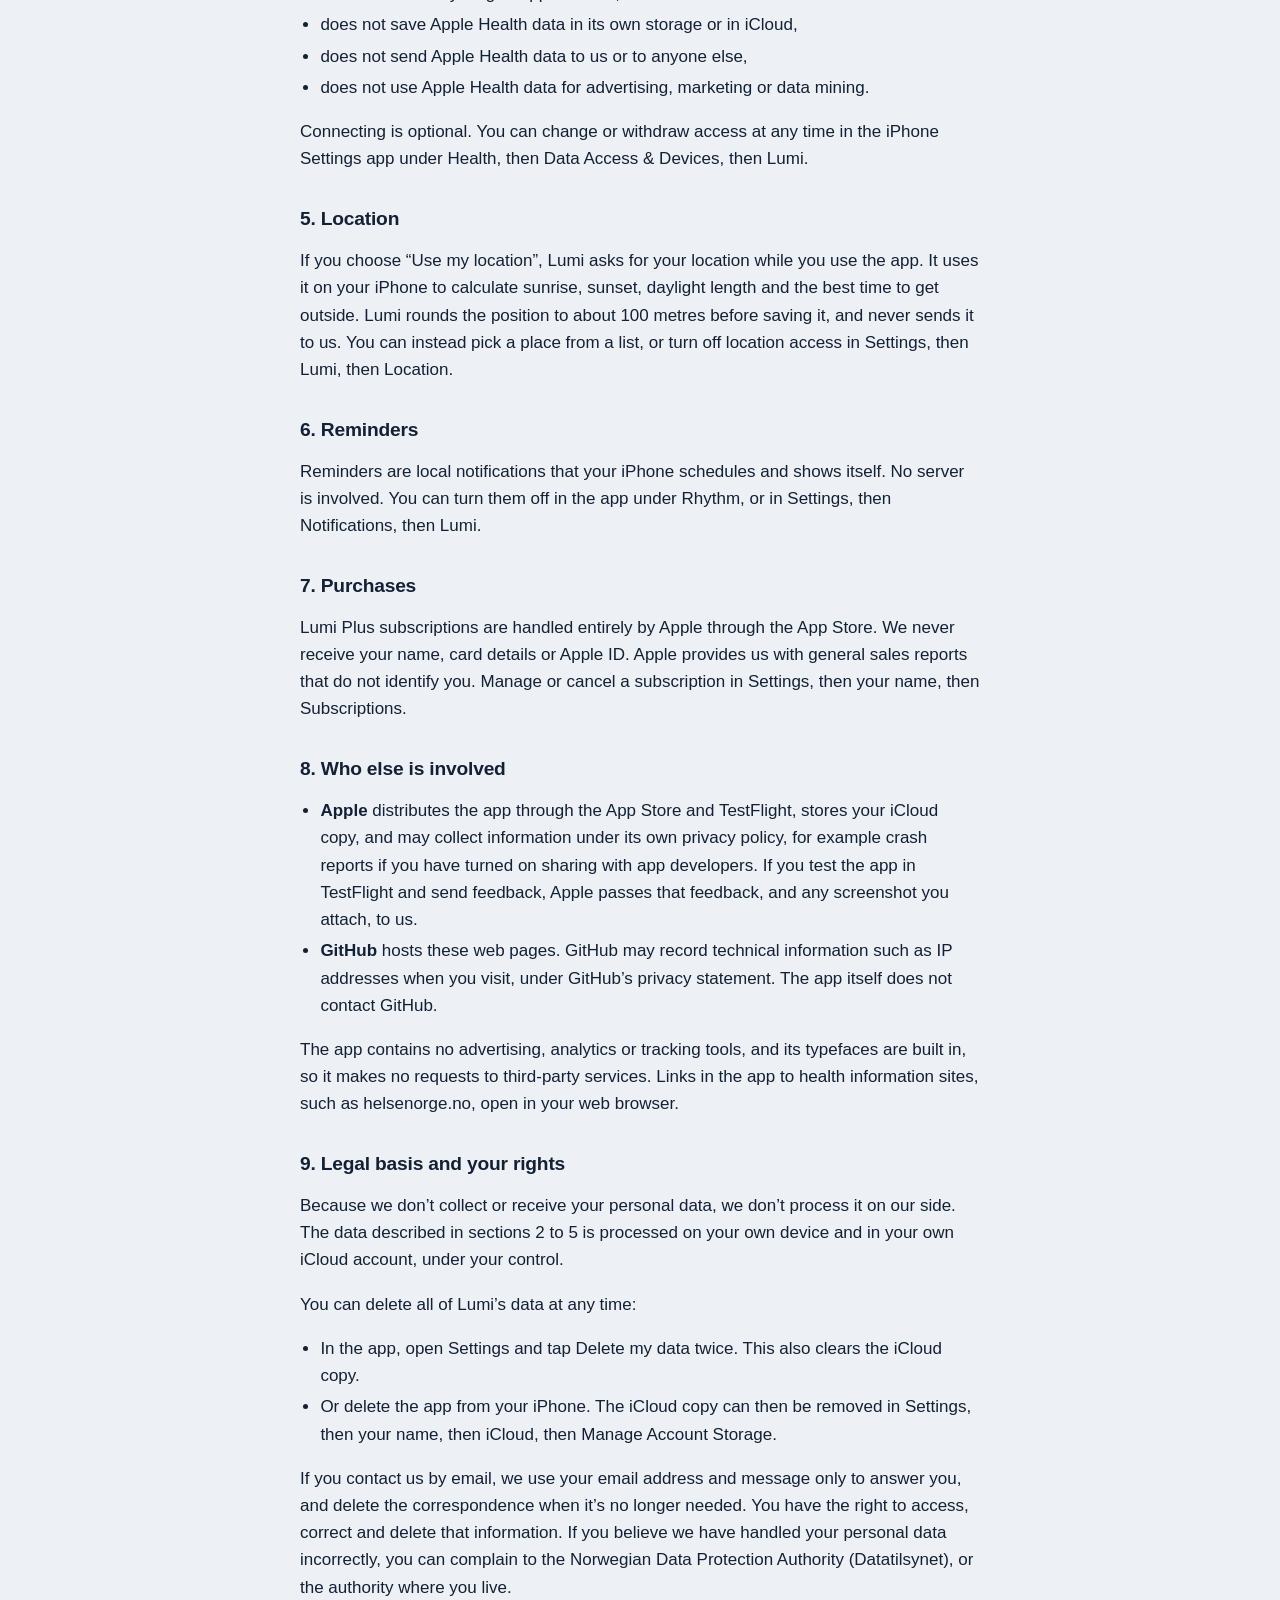
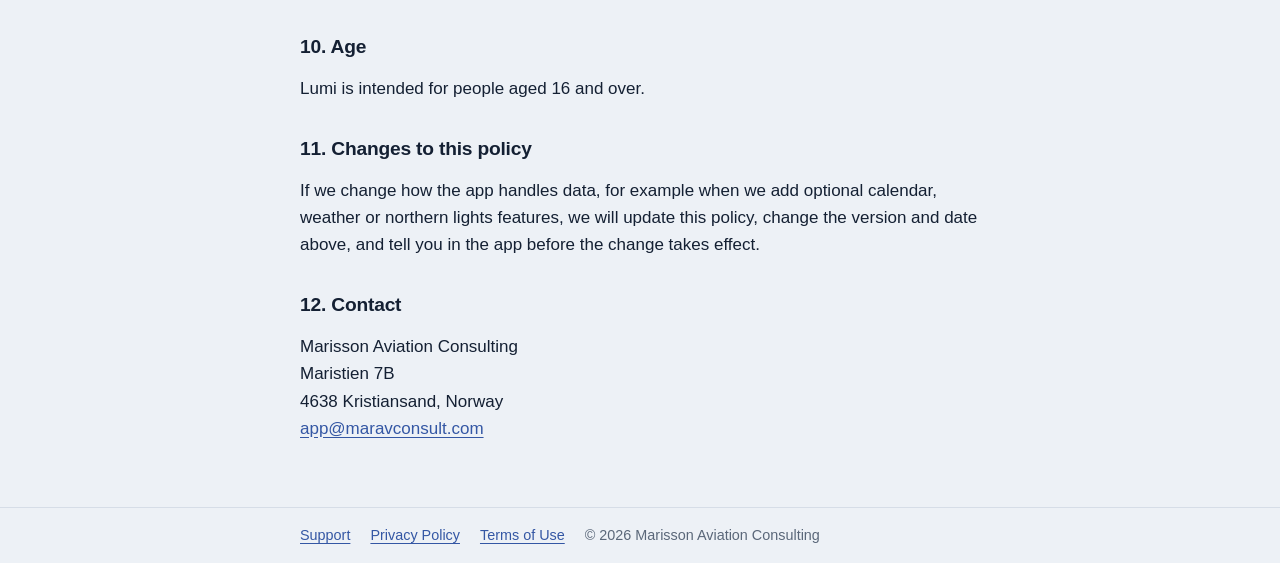
<file: lumi/privacy.html>
<!doctype html>
<html lang="en">
<head>
<meta charset="utf-8">
<meta name="viewport" content="width=device-width, initial-scale=1, viewport-fit=cover">
<title>Privacy Policy · Lumi: Winter Light Routine</title>
<meta name="description" content="How Lumi: Winter Light Routine handles your data. Your journal and Apple Health data stay on your iPhone.">
<link rel="stylesheet" href="pages.css">
</head>
<body>
<header class="top"><div class="in"><a class="mark" href="./"><svg viewBox="0 0 30 18" aria-hidden="true"><path d="M5 14a10 10 0 0 1 20 0z" fill="#F0A24E"/><path d="M1 14h28" stroke="#E7ECF4" stroke-width="2" stroke-linecap="round"/></svg>Lumi</a><span>Winter Light Routine</span></div></header>
<main class="doc">
<p class="eyebrow">Privacy Policy</p>
<h1>Your data stays with you</h1>
<p class="meta">Version 1.0 · Effective 3 November 2026</p>

<div class="summary">
  <h2>The short version</h2>
  <ul>
    <li><b>No account, no sign-up.</b> Lumi doesn’t know who you are.</li>
    <li><b>Your journal and settings stay on your iPhone</b>, with a copy in your own iCloud if you use iCloud. We never receive them.</li>
    <li><b>Apple Health data is read on your iPhone and never leaves it.</b> It isn’t stored, uploaded, shared, sold or used for advertising.</li>
    <li><b>Your location is used only on your iPhone</b> to work out sunrise, sunset and daylight.</li>
    <li><b>No ads, no tracking, no analytics.</b> The app has no servers of its own.</li>
  </ul>
</div>

<h2>1. Who we are</h2>
<p>Lumi: Winter Light Routine (“Lumi”, “the app”) is made by Marisson Aviation Consulting, a sole proprietorship (enkeltpersonforetak) registered in Norway, organisation number 917 105 375 MVA, Maristien 7B, 4638 Kristiansand, Norway (“we”, “us”). Contact: <a href="mailto:app@maravconsult.com">app@maravconsult.com</a>.</p>
<p>This policy explains what happens to information when you use the app. It applies to the iPhone app and to these web pages.</p>

<h2>2. Information stored on your iPhone</h2>
<p>To work, Lumi stores the following in the app’s own storage on your iPhone:</p>
<ul>
  <li>Your settings: language, the place you chose or your approximate location (rounded to about 100 metres), daily daylight goal, wake time, reminder times and which reminders are on.</li>
  <li>What you log in the app: sleep journal entries, mood and energy check-ins, light lamp sessions and daylight minutes you add yourself.</li>
  <li>When you started using the app, so it knows when the free week ends.</li>
</ul>
<p>We don’t receive or see any of this.</p>

<h2>3. iCloud</h2>
<p>If you are signed in to iCloud, Lumi keeps a copy of the information in section 2 in your private iCloud key-value storage. This lets a new iPhone, or a reinstalled app, pick up where you left off. The copy is stored by Apple in your iCloud account under Apple’s terms. We have no access to it. Apple Health data is never stored in iCloud by Lumi.</p>

<h2>4. Apple Health</h2>
<p>If you choose to connect Apple Health, Lumi asks your permission to read:</p>
<ul>
  <li>Time in Daylight (measured by Apple Watch)</li>
  <li>Sleep</li>
</ul>
<p>Lumi reads this data on your iPhone each time you open the app, to show your daylight minutes, your sleep and your wake times. Lumi:</p>
<ul>
  <li>does not write anything to Apple Health,</li>
  <li>does not save Apple Health data in its own storage or in iCloud,</li>
  <li>does not send Apple Health data to us or to anyone else,</li>
  <li>does not use Apple Health data for advertising, marketing or data mining.</li>
</ul>
<p>Connecting is optional. You can change or withdraw access at any time in the iPhone Settings app under Health, then Data Access &amp; Devices, then Lumi.</p>

<h2>5. Location</h2>
<p>If you choose “Use my location”, Lumi asks for your location while you use the app. It uses it on your iPhone to calculate sunrise, sunset, daylight length and the best time to get outside. Lumi rounds the position to about 100 metres before saving it, and never sends it to us. You can instead pick a place from a list, or turn off location access in Settings, then Lumi, then Location.</p>

<h2>6. Reminders</h2>
<p>Reminders are local notifications that your iPhone schedules and shows itself. No server is involved. You can turn them off in the app under Rhythm, or in Settings, then Notifications, then Lumi.</p>

<h2>7. Purchases</h2>
<p>Lumi Plus subscriptions are handled entirely by Apple through the App Store. We never receive your name, card details or Apple ID. Apple provides us with general sales reports that do not identify you. Manage or cancel a subscription in Settings, then your name, then Subscriptions.</p>

<h2>8. Who else is involved</h2>
<ul>
  <li><b>Apple</b> distributes the app through the App Store and TestFlight, stores your iCloud copy, and may collect information under its own privacy policy, for example crash reports if you have turned on sharing with app developers. If you test the app in TestFlight and send feedback, Apple passes that feedback, and any screenshot you attach, to us.</li>
  <li><b>GitHub</b> hosts these web pages. GitHub may record technical information such as IP addresses when you visit, under GitHub’s privacy statement. The app itself does not contact GitHub.</li>
</ul>
<p>The app contains no advertising, analytics or tracking tools, and its typefaces are built in, so it makes no requests to third-party services. Links in the app to health information sites, such as helsenorge.no, open in your web browser.</p>

<h2>9. Legal basis and your rights</h2>
<p>Because we don’t collect or receive your personal data, we don’t process it on our side. The data described in sections 2 to 5 is processed on your own device and in your own iCloud account, under your control.</p>
<p>You can delete all of Lumi’s data at any time:</p>
<ul>
  <li>In the app, open Settings and tap Delete my data twice. This also clears the iCloud copy.</li>
  <li>Or delete the app from your iPhone. The iCloud copy can then be removed in Settings, then your name, then iCloud, then Manage Account Storage.</li>
</ul>
<p>If you contact us by email, we use your email address and message only to answer you, and delete the correspondence when it’s no longer needed. You have the right to access, correct and delete that information. If you believe we have handled your personal data incorrectly, you can complain to the Norwegian Data Protection Authority (Datatilsynet), or the authority where you live.</p>

<h2>10. Age</h2>
<p>Lumi is intended for people aged 16 and over.</p>

<h2>11. Changes to this policy</h2>
<p>If we change how the app handles data, for example when we add optional calendar, weather or northern lights features, we will update this policy, change the version and date above, and tell you in the app before the change takes effect.</p>

<h2>12. Contact</h2>
<p>Marisson Aviation Consulting<br>Maristien 7B<br>4638 Kristiansand, Norway<br><a href="mailto:app@maravconsult.com">app@maravconsult.com</a></p>
</main>
<footer class="foot"><div class="in"><a href="support.html">Support</a><a href="privacy.html">Privacy Policy</a><a href="terms.html">Terms of Use</a><span>© 2026 Marisson Aviation Consulting</span></div></footer>
</body>
</html>
</file>
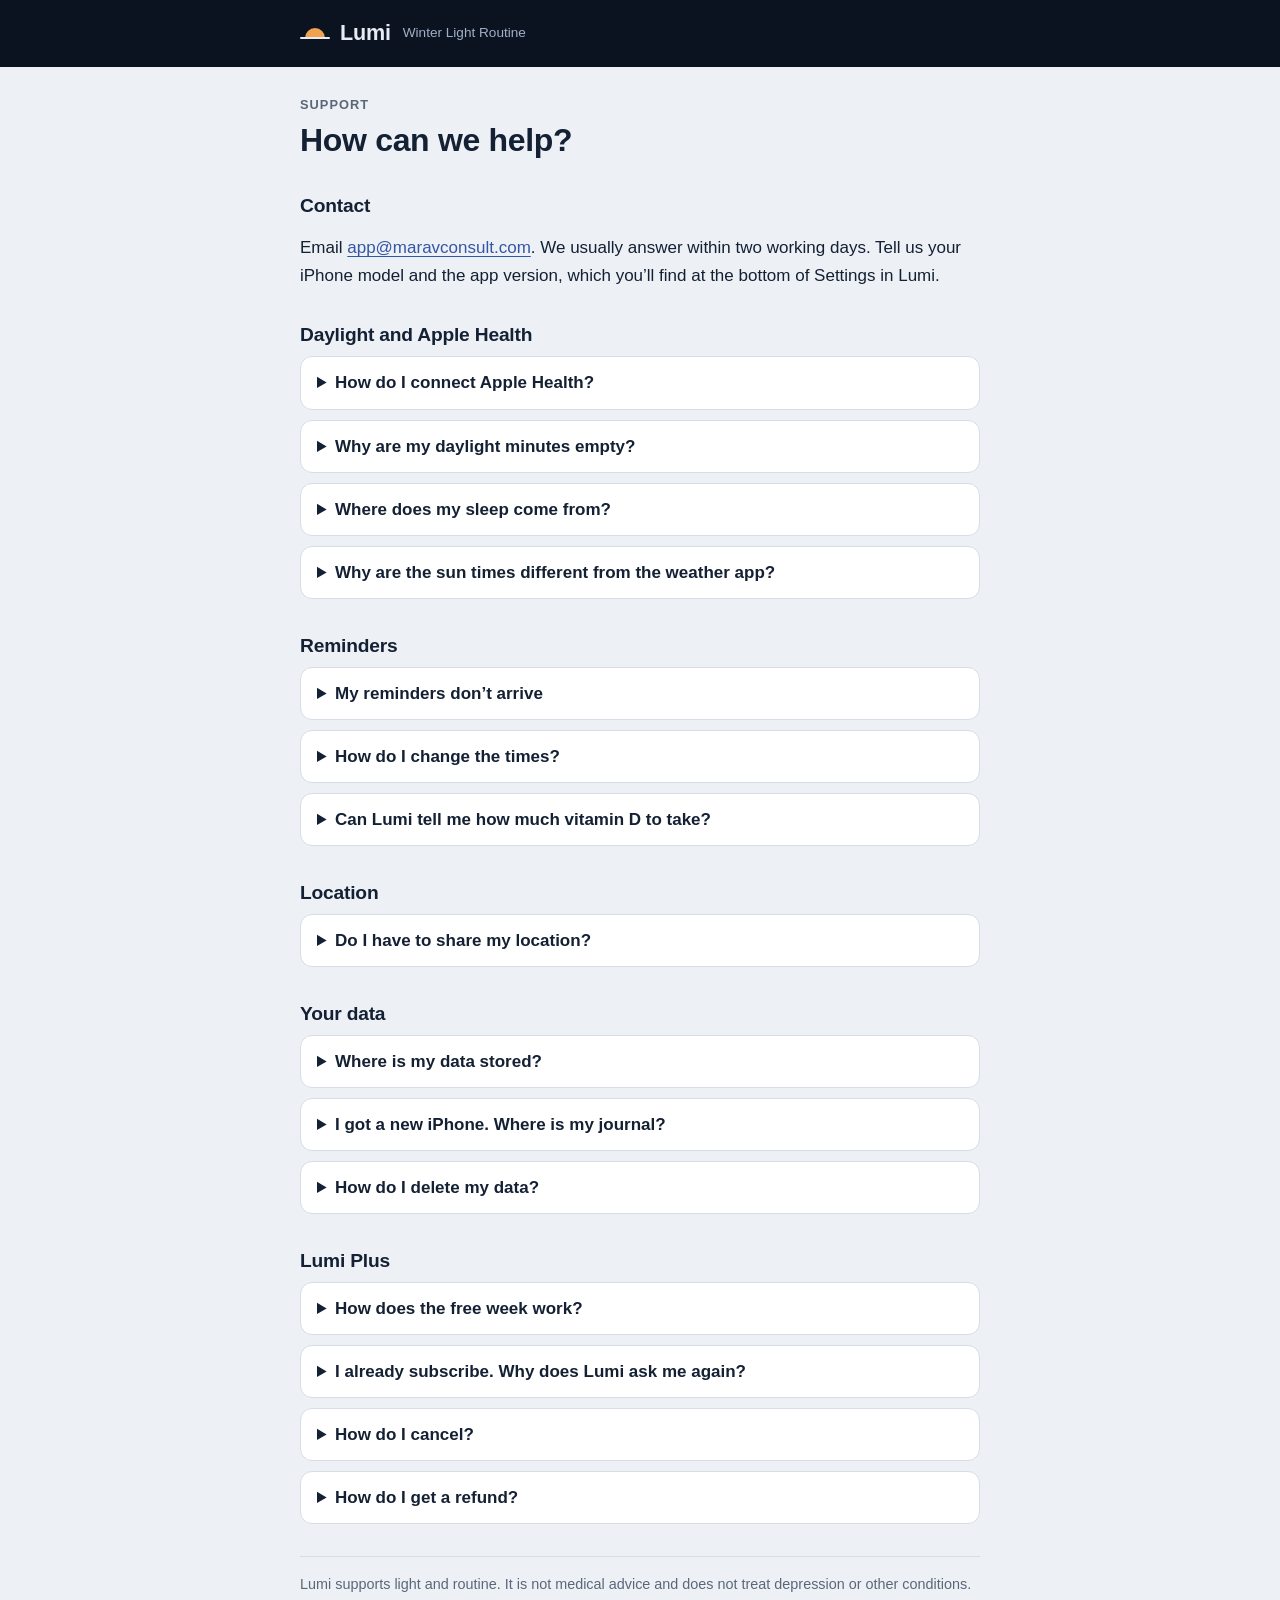
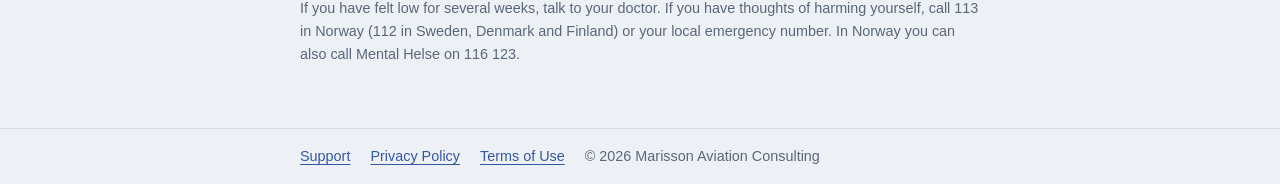
<file: lumi/support.html>
<!doctype html>
<html lang="en">
<head>
<meta charset="utf-8">
<meta name="viewport" content="width=device-width, initial-scale=1, viewport-fit=cover">
<title>Support · Lumi: Winter Light Routine</title>
<meta name="description" content="Help with Lumi: Winter Light Routine: Apple Health, reminders, location, your data and Lumi Plus.">
<link rel="stylesheet" href="pages.css">
</head>
<body>
<header class="top"><div class="in"><a class="mark" href="./"><svg viewBox="0 0 30 18" aria-hidden="true"><path d="M5 14a10 10 0 0 1 20 0z" fill="#F0A24E"/><path d="M1 14h28" stroke="#E7ECF4" stroke-width="2" stroke-linecap="round"/></svg>Lumi</a><span>Winter Light Routine</span></div></header>
<main class="doc">
<p class="eyebrow">Support</p>
<h1>How can we help?</h1>

<h2>Contact</h2>
<p>Email <a href="mailto:app@maravconsult.com">app@maravconsult.com</a>. We usually answer within two working days. Tell us your iPhone model and the app version, which you’ll find at the bottom of Settings in Lumi.</p>

<h2>Daylight and Apple Health</h2>
<details><summary>How do I connect Apple Health?</summary>
<p>In Lumi, tap the place name at the top to open Settings, then tap Connect Apple Health and Allow. On Apple’s screen, turn on Time in Daylight and Sleep, then tap Allow. You can change this later in the iPhone Settings app under Health, then Data Access &amp; Devices, then Lumi.</p></details>
<details><summary>Why are my daylight minutes empty?</summary>
<p>Time in Daylight is measured by Apple Watch SE (2nd generation) or Series 6 and later, with watchOS 10 and iOS 17 or later. The watch has to be worn outdoors, and the minutes appear after it syncs. Without a watch, tap +10 min manually on the Today tab after a walk.</p></details>
<details><summary>Where does my sleep come from?</summary>
<p>Lumi reads sleep that Apple Watch or the Sleep schedule in the Health app records. You can also add a night yourself in the sleep journal under Rhythm. Your own entry is used when both exist.</p></details>
<details><summary>Why are the sun times different from the weather app?</summary>
<p>Lumi calculates sunrise and sunset for a flat horizon at your position. Mountains, buildings and clouds can make the sun appear later and disappear earlier where you are.</p></details>

<h2>Reminders</h2>
<details><summary>My reminders don’t arrive</summary>
<p>Check that reminders are on in Lumi under Rhythm, and in the iPhone Settings app under Notifications, then Lumi. Focus modes can also hold notifications back. After the free week, reminders continue with Lumi Plus.</p></details>
<details><summary>How do I change the times?</summary>
<p>Go to Rhythm. Use − and + to move each reminder by 15 minutes, and the switch to turn it on or off. The lamp reminder follows your wake time.</p></details>
<details><summary>Can Lumi tell me how much vitamin D to take?</summary>
<p>No. Lumi only reminds you. Ask your doctor or pharmacist what suits you.</p></details>

<h2>Location</h2>
<details><summary>Do I have to share my location?</summary>
<p>No. You can pick the nearest place from the list in Settings instead. If you use your location, Lumi rounds it to about 100 metres and keeps it on your iPhone.</p></details>

<h2>Your data</h2>
<details><summary>Where is my data stored?</summary>
<p>On your iPhone, with a copy in your own iCloud if you’re signed in. Lumi has no accounts or servers. Read the <a href="privacy.html">Privacy Policy</a>.</p></details>
<details><summary>I got a new iPhone. Where is my journal?</summary>
<p>Sign in to the same iCloud account and install Lumi. Your settings and journal come back from iCloud the first time you open the app.</p></details>
<details><summary>How do I delete my data?</summary>
<p>In Lumi, open Settings and tap Delete my data twice. This clears the app and the iCloud copy.</p></details>

<h2>Lumi Plus</h2>
<details><summary>How does the free week work?</summary>
<p>Everything in Lumi is open for 7 days from the day you set it up, with no payment details. After that, the sun curve, walk window and daylight minutes stay free. Choose Lumi Plus, yearly or monthly, to keep the rest. Prices are shown in your local currency in the app.</p></details>
<details><summary>I already subscribe. Why does Lumi ask me again?</summary>
<p>On a new iPhone or after reinstalling, open Settings in Lumi and tap Restore purchases. Use the same Apple ID you subscribed with.</p></details>
<details><summary>How do I cancel?</summary>
<p>On your iPhone, open Settings, tap your name, then Subscriptions, then Lumi, then Cancel Subscription. Cancel at least 24 hours before the renewal date.</p></details>
<details><summary>How do I get a refund?</summary>
<p>Apple handles all payments and refunds. Request one at <a href="https://reportaproblem.apple.com">reportaproblem.apple.com</a>.</p></details>

<p class="note">Lumi supports light and routine. It is not medical advice and does not treat depression or other conditions. If you have felt low for several weeks, talk to your doctor. If you have thoughts of harming yourself, call 113 in Norway (112 in Sweden, Denmark and Finland) or your local emergency number. In Norway you can also call Mental Helse on 116 123.</p>
</main>
<footer class="foot"><div class="in"><a href="support.html">Support</a><a href="privacy.html">Privacy Policy</a><a href="terms.html">Terms of Use</a><span>© 2026 Marisson Aviation Consulting</span></div></footer>
</body>
</html>
</file>
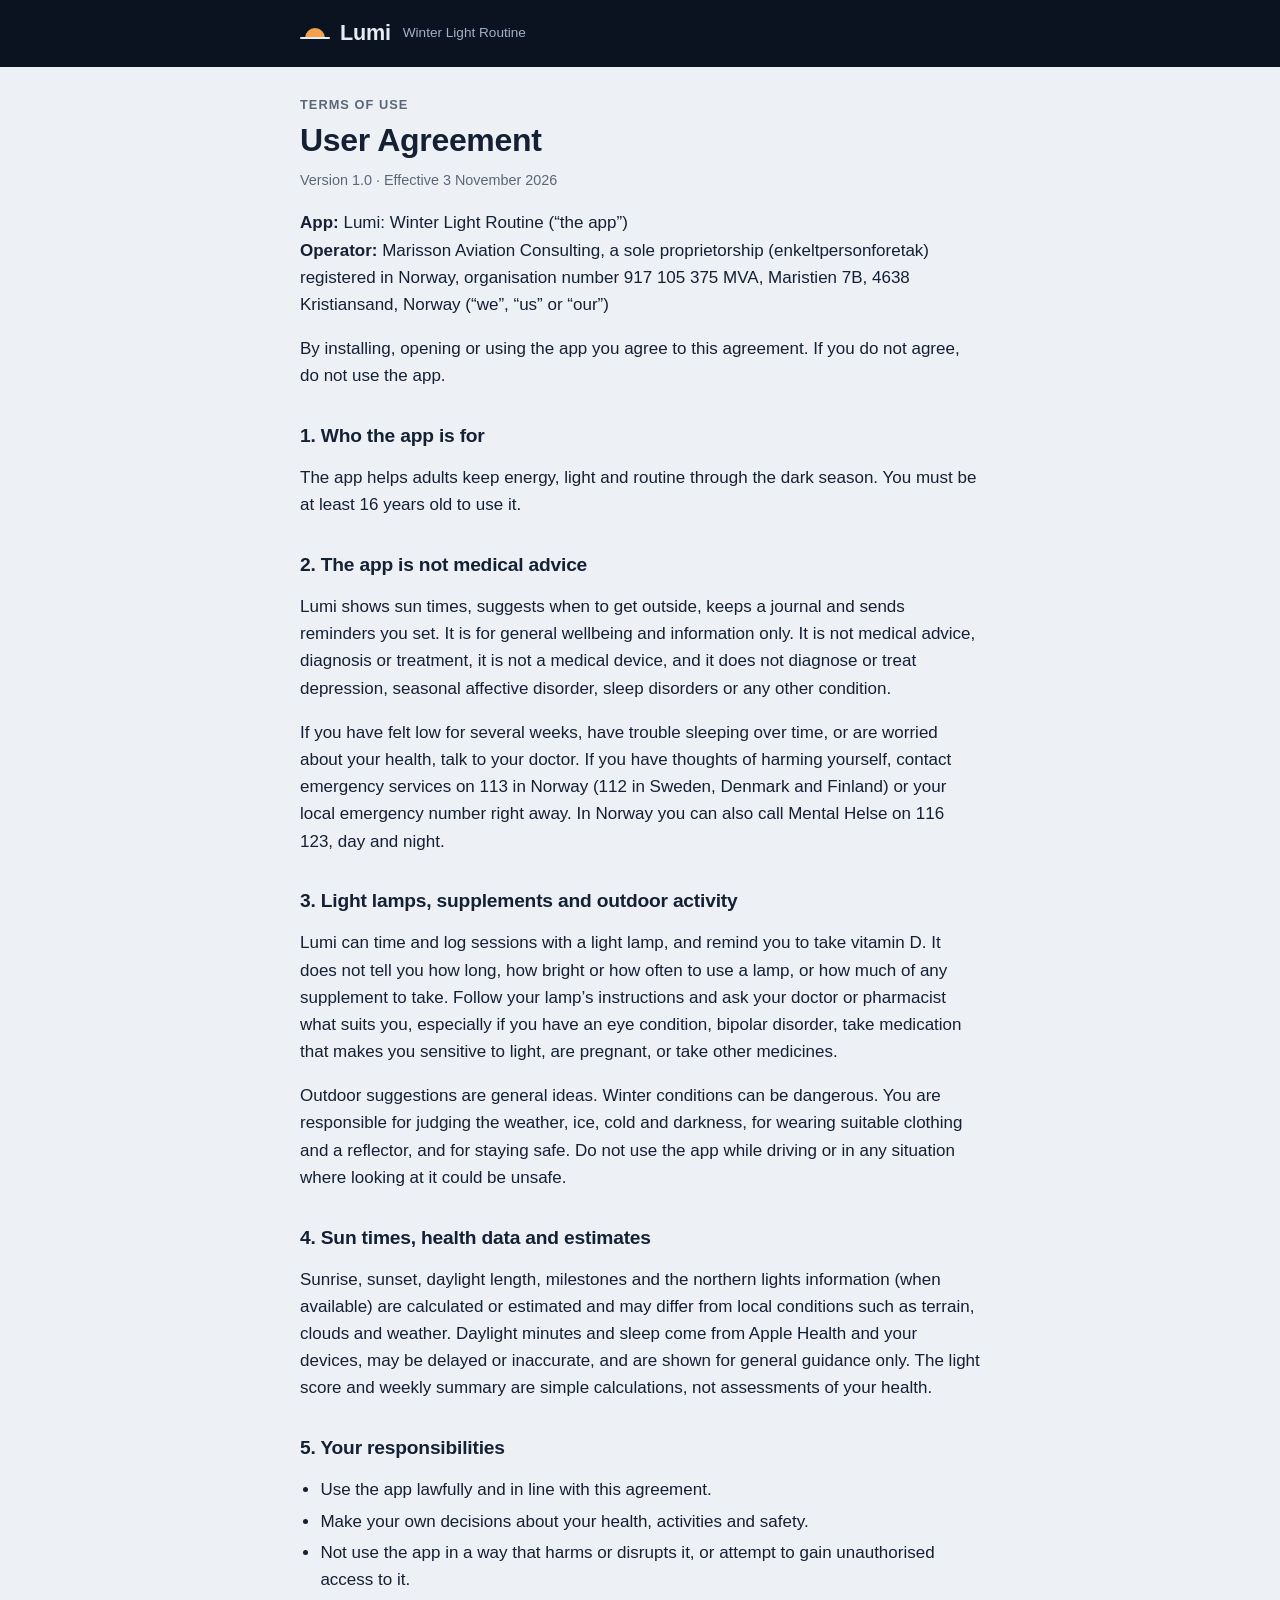
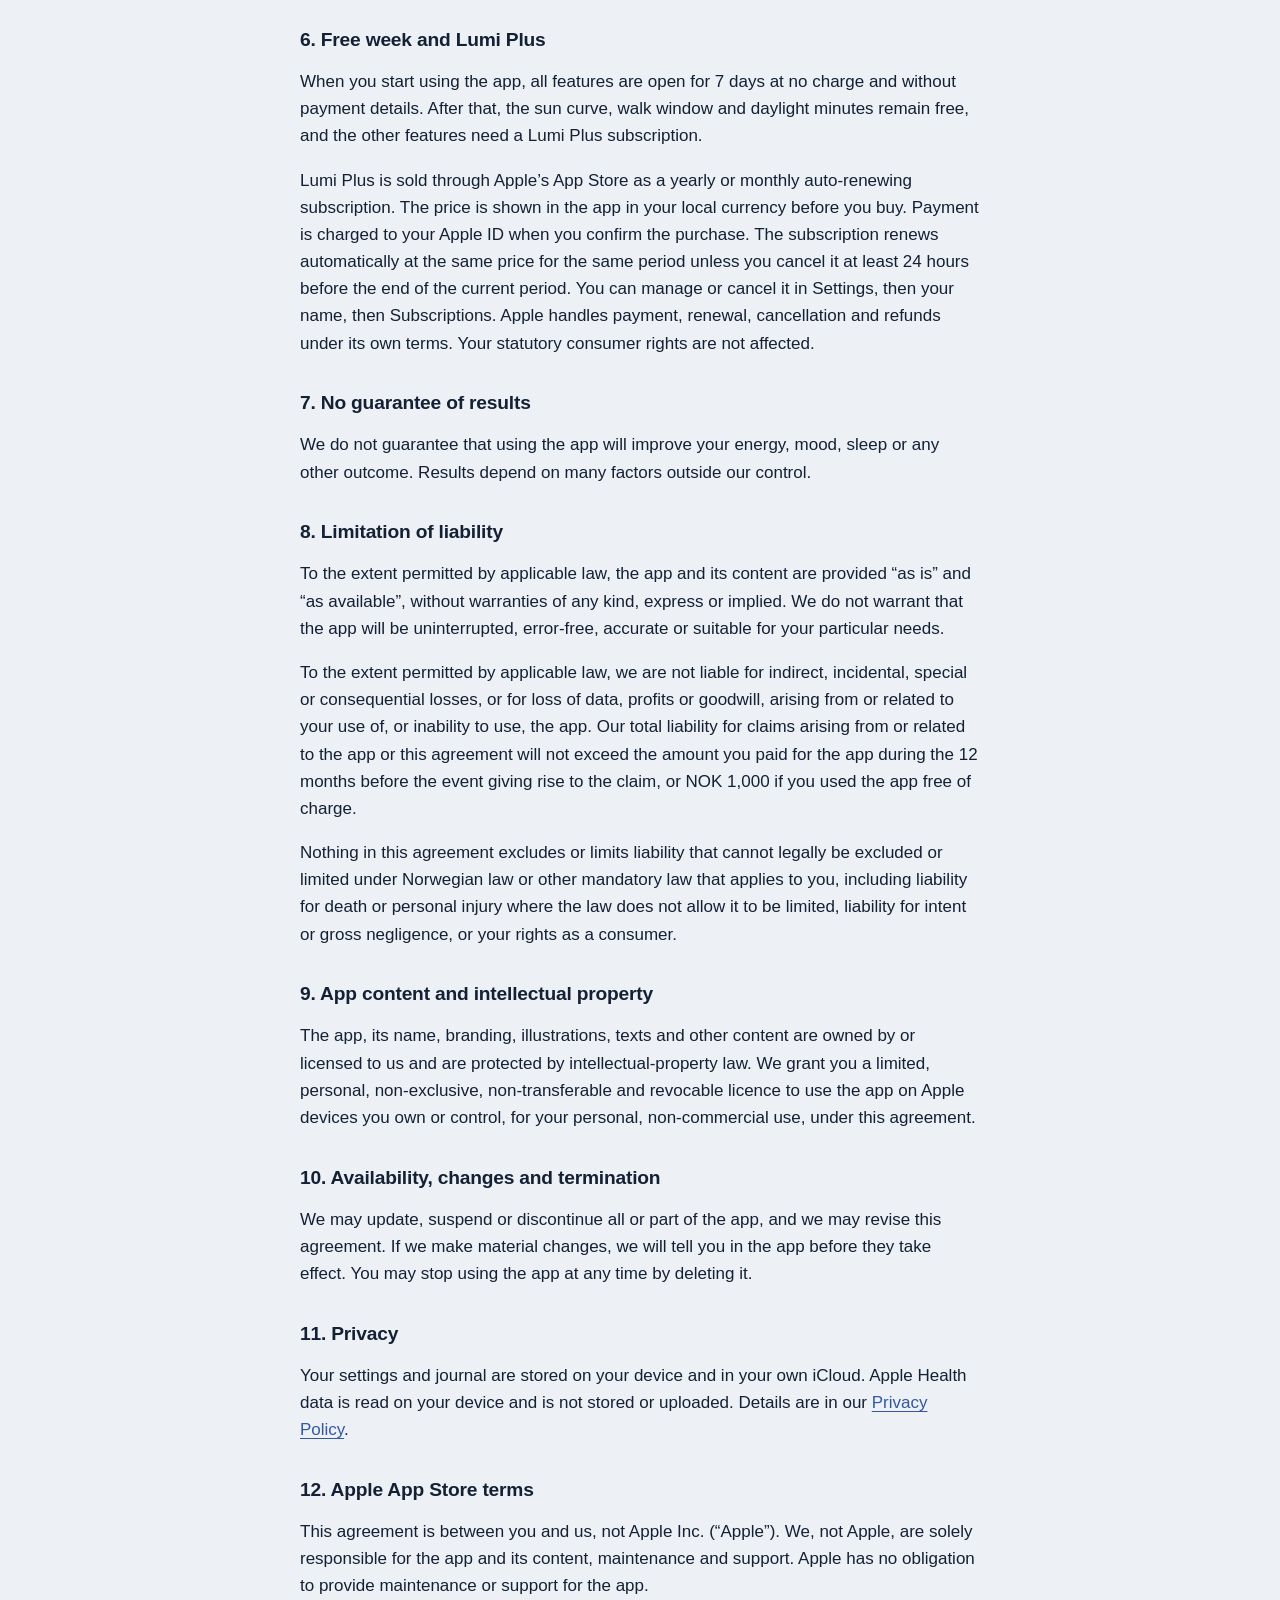
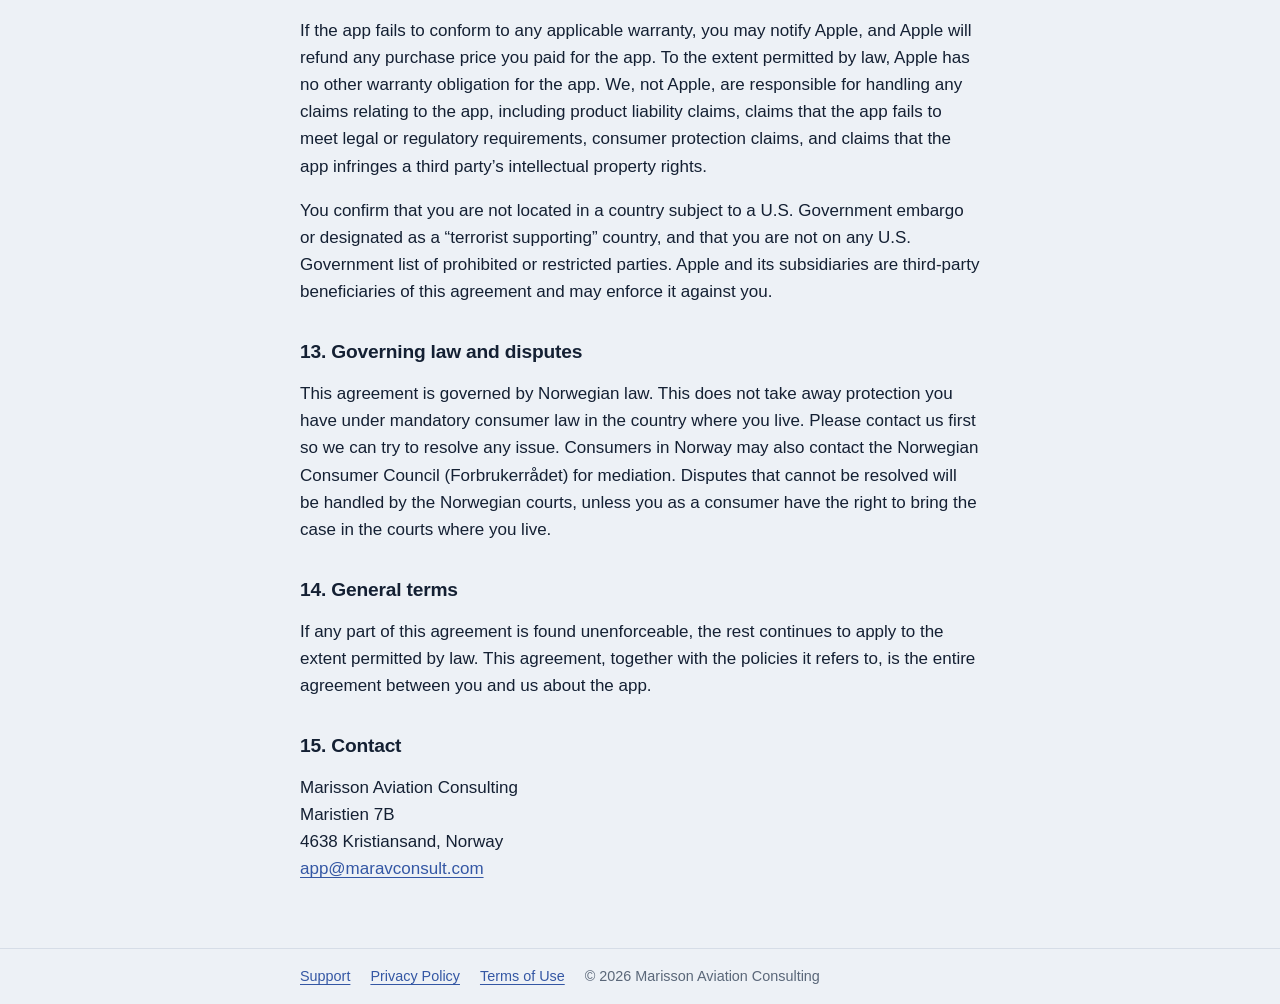
<file: lumi/terms.html>
<!doctype html>
<html lang="en">
<head>
<meta charset="utf-8">
<meta name="viewport" content="width=device-width, initial-scale=1, viewport-fit=cover">
<title>Terms of Use · Lumi: Winter Light Routine</title>
<meta name="description" content="The terms for using Lumi: Winter Light Routine, including Lumi Plus subscriptions.">
<link rel="stylesheet" href="pages.css">
</head>
<body>
<header class="top"><div class="in"><a class="mark" href="./"><svg viewBox="0 0 30 18" aria-hidden="true"><path d="M5 14a10 10 0 0 1 20 0z" fill="#F0A24E"/><path d="M1 14h28" stroke="#E7ECF4" stroke-width="2" stroke-linecap="round"/></svg>Lumi</a><span>Winter Light Routine</span></div></header>
<main class="doc">
<p class="eyebrow">Terms of Use</p>
<h1>User Agreement</h1>
<p class="meta">Version 1.0 · Effective 3 November 2026</p>
<p><b>App:</b> Lumi: Winter Light Routine (“the app”)<br><b>Operator:</b> Marisson Aviation Consulting, a sole proprietorship (enkeltpersonforetak) registered in Norway, organisation number 917 105 375 MVA, Maristien 7B, 4638 Kristiansand, Norway (“we”, “us” or “our”)</p>
<p>By installing, opening or using the app you agree to this agreement. If you do not agree, do not use the app.</p>

<h2>1. Who the app is for</h2>
<p>The app helps adults keep energy, light and routine through the dark season. You must be at least 16 years old to use it.</p>

<h2>2. The app is not medical advice</h2>
<p>Lumi shows sun times, suggests when to get outside, keeps a journal and sends reminders you set. It is for general wellbeing and information only. It is not medical advice, diagnosis or treatment, it is not a medical device, and it does not diagnose or treat depression, seasonal affective disorder, sleep disorders or any other condition.</p>
<p>If you have felt low for several weeks, have trouble sleeping over time, or are worried about your health, talk to your doctor. If you have thoughts of harming yourself, contact emergency services on 113 in Norway (112 in Sweden, Denmark and Finland) or your local emergency number right away. In Norway you can also call Mental Helse on 116 123, day and night.</p>

<h2>3. Light lamps, supplements and outdoor activity</h2>
<p>Lumi can time and log sessions with a light lamp, and remind you to take vitamin D. It does not tell you how long, how bright or how often to use a lamp, or how much of any supplement to take. Follow your lamp’s instructions and ask your doctor or pharmacist what suits you, especially if you have an eye condition, bipolar disorder, take medication that makes you sensitive to light, are pregnant, or take other medicines.</p>
<p>Outdoor suggestions are general ideas. Winter conditions can be dangerous. You are responsible for judging the weather, ice, cold and darkness, for wearing suitable clothing and a reflector, and for staying safe. Do not use the app while driving or in any situation where looking at it could be unsafe.</p>

<h2>4. Sun times, health data and estimates</h2>
<p>Sunrise, sunset, daylight length, milestones and the northern lights information (when available) are calculated or estimated and may differ from local conditions such as terrain, clouds and weather. Daylight minutes and sleep come from Apple Health and your devices, may be delayed or inaccurate, and are shown for general guidance only. The light score and weekly summary are simple calculations, not assessments of your health.</p>

<h2>5. Your responsibilities</h2>
<ul>
  <li>Use the app lawfully and in line with this agreement.</li>
  <li>Make your own decisions about your health, activities and safety.</li>
  <li>Not use the app in a way that harms or disrupts it, or attempt to gain unauthorised access to it.</li>
</ul>

<h2>6. Free week and Lumi Plus</h2>
<p>When you start using the app, all features are open for 7 days at no charge and without payment details. After that, the sun curve, walk window and daylight minutes remain free, and the other features need a Lumi Plus subscription.</p>
<p>Lumi Plus is sold through Apple’s App Store as a yearly or monthly auto-renewing subscription. The price is shown in the app in your local currency before you buy. Payment is charged to your Apple ID when you confirm the purchase. The subscription renews automatically at the same price for the same period unless you cancel it at least 24 hours before the end of the current period. You can manage or cancel it in Settings, then your name, then Subscriptions. Apple handles payment, renewal, cancellation and refunds under its own terms. Your statutory consumer rights are not affected.</p>

<h2>7. No guarantee of results</h2>
<p>We do not guarantee that using the app will improve your energy, mood, sleep or any other outcome. Results depend on many factors outside our control.</p>

<h2>8. Limitation of liability</h2>
<p>To the extent permitted by applicable law, the app and its content are provided “as is” and “as available”, without warranties of any kind, express or implied. We do not warrant that the app will be uninterrupted, error-free, accurate or suitable for your particular needs.</p>
<p>To the extent permitted by applicable law, we are not liable for indirect, incidental, special or consequential losses, or for loss of data, profits or goodwill, arising from or related to your use of, or inability to use, the app. Our total liability for claims arising from or related to the app or this agreement will not exceed the amount you paid for the app during the 12 months before the event giving rise to the claim, or NOK 1,000 if you used the app free of charge.</p>
<p>Nothing in this agreement excludes or limits liability that cannot legally be excluded or limited under Norwegian law or other mandatory law that applies to you, including liability for death or personal injury where the law does not allow it to be limited, liability for intent or gross negligence, or your rights as a consumer.</p>

<h2>9. App content and intellectual property</h2>
<p>The app, its name, branding, illustrations, texts and other content are owned by or licensed to us and are protected by intellectual-property law. We grant you a limited, personal, non-exclusive, non-transferable and revocable licence to use the app on Apple devices you own or control, for your personal, non-commercial use, under this agreement.</p>

<h2>10. Availability, changes and termination</h2>
<p>We may update, suspend or discontinue all or part of the app, and we may revise this agreement. If we make material changes, we will tell you in the app before they take effect. You may stop using the app at any time by deleting it.</p>

<h2>11. Privacy</h2>
<p>Your settings and journal are stored on your device and in your own iCloud. Apple Health data is read on your device and is not stored or uploaded. Details are in our <a href="privacy.html">Privacy Policy</a>.</p>

<h2>12. Apple App Store terms</h2>
<p>This agreement is between you and us, not Apple Inc. (“Apple”). We, not Apple, are solely responsible for the app and its content, maintenance and support. Apple has no obligation to provide maintenance or support for the app.</p>
<p>If the app fails to conform to any applicable warranty, you may notify Apple, and Apple will refund any purchase price you paid for the app. To the extent permitted by law, Apple has no other warranty obligation for the app. We, not Apple, are responsible for handling any claims relating to the app, including product liability claims, claims that the app fails to meet legal or regulatory requirements, consumer protection claims, and claims that the app infringes a third party’s intellectual property rights.</p>
<p>You confirm that you are not located in a country subject to a U.S. Government embargo or designated as a “terrorist supporting” country, and that you are not on any U.S. Government list of prohibited or restricted parties. Apple and its subsidiaries are third-party beneficiaries of this agreement and may enforce it against you.</p>

<h2>13. Governing law and disputes</h2>
<p>This agreement is governed by Norwegian law. This does not take away protection you have under mandatory consumer law in the country where you live. Please contact us first so we can try to resolve any issue. Consumers in Norway may also contact the Norwegian Consumer Council (Forbrukerrådet) for mediation. Disputes that cannot be resolved will be handled by the Norwegian courts, unless you as a consumer have the right to bring the case in the courts where you live.</p>

<h2>14. General terms</h2>
<p>If any part of this agreement is found unenforceable, the rest continues to apply to the extent permitted by law. This agreement, together with the policies it refers to, is the entire agreement between you and us about the app.</p>

<h2>15. Contact</h2>
<p>Marisson Aviation Consulting<br>Maristien 7B<br>4638 Kristiansand, Norway<br><a href="mailto:app@maravconsult.com">app@maravconsult.com</a></p>
</main>
<footer class="foot"><div class="in"><a href="support.html">Support</a><a href="privacy.html">Privacy Policy</a><a href="terms.html">Terms of Use</a><span>© 2026 Marisson Aviation Consulting</span></div></footer>
</body>
</html>
</file>
<file: jarl/fonts.css>
@font-face{font-family:'Archivo';src:url('fonts/archivo-variable.woff2') format('woff2');font-weight:100 900;font-stretch:62% 125%;font-style:normal;font-display:swap}
@font-face{font-family:'Atkinson Hyperlegible';src:url('fonts/atkinson-400-normal.woff2') format('woff2');font-weight:400;font-style:normal;font-display:swap}
@font-face{font-family:'Atkinson Hyperlegible';src:url('fonts/atkinson-700-normal.woff2') format('woff2');font-weight:700;font-style:normal;font-display:swap}
@font-face{font-family:'Atkinson Hyperlegible';src:url('fonts/atkinson-400-italic.woff2') format('woff2');font-weight:400;font-style:italic;font-display:swap}
</file>
<file: lumi/fonts.css>
@font-face{font-family:'Familjen Grotesk';src:url('fonts/familjen-grotesk-latin-400-normal.woff2') format('woff2');font-weight:400;font-style:normal;font-display:swap}
@font-face{font-family:'Familjen Grotesk';src:url('fonts/familjen-grotesk-latin-600-normal.woff2') format('woff2');font-weight:600;font-style:normal;font-display:swap}
@font-face{font-family:'Familjen Grotesk';src:url('fonts/familjen-grotesk-latin-700-normal.woff2') format('woff2');font-weight:700;font-style:normal;font-display:swap}
@font-face{font-family:'IBM Plex Mono';src:url('fonts/ibm-plex-mono-latin-400-normal.woff2') format('woff2');font-weight:400;font-style:normal;font-display:swap}
@font-face{font-family:'IBM Plex Mono';src:url('fonts/ibm-plex-mono-latin-500-normal.woff2') format('woff2');font-weight:500;font-style:normal;font-display:swap}
</file>
<file: lumi/pages.css>
/* Lumi info pages: the app's blue hour palette */
:root{--bg:#EDF1F6;--surface:#FFFFFF;--ink:#142033;--muted:#5A6779;--line:#D6DDE7;--accent:#3457A4;--sun:#B35F12;--hero:#0C1320;--hero-ink:#E7ECF4;--hero-sun:#F0A24E;
  --body:-apple-system,BlinkMacSystemFont,'SF Pro Text','Segoe UI',Roboto,'Helvetica Neue',Arial,sans-serif;--display:-apple-system,BlinkMacSystemFont,'SF Pro Display','Segoe UI',Roboto,'Helvetica Neue',Arial,sans-serif}
@media (prefers-color-scheme: dark){:root{--bg:#0C1320;--surface:#141E31;--ink:#E7ECF4;--muted:#93A0B4;--line:#25314A;--accent:#86A3EA;--sun:#F0A24E;--hero:#070C15;color-scheme:dark}}
*{box-sizing:border-box}
html{-webkit-text-size-adjust:100%}
body{margin:0;background:var(--bg);color:var(--ink);font-family:var(--body);font-size:1.0625rem;line-height:1.6}
a{color:var(--accent);text-underline-offset:3px}
.top{background:var(--hero);color:var(--hero-ink);padding-top:env(safe-area-inset-top,0px)}
.top .in,.foot .in{max-width:720px;margin:0 auto;padding-block:16px;padding-left:max(20px,env(safe-area-inset-left,0px));padding-right:max(20px,env(safe-area-inset-right,0px));display:flex;align-items:center;gap:12px;flex-wrap:wrap}
.mark{display:flex;align-items:center;gap:10px;font-family:var(--display);font-weight:700;font-size:1.35rem;color:var(--hero-ink);text-decoration:none;letter-spacing:-.01em}
.mark svg{width:30px;height:18px}
.top span{color:#9FB0C8;font-size:.85rem}
.doc{max-width:720px;margin:0 auto;padding-left:max(20px,env(safe-area-inset-left,0px));padding-right:max(20px,env(safe-area-inset-right,0px));padding-block:28px 48px}
.eyebrow{font-size:.8rem;letter-spacing:.08em;text-transform:uppercase;color:var(--muted);font-weight:700;margin:0}
h1,h2{font-family:var(--display);line-height:1.2;text-wrap:balance;letter-spacing:-.01em}
h1{font-size:2rem;font-weight:700;margin:.2em 0 .3em}
h2{font-size:1.2rem;font-weight:700;margin:1.8em 0 .4em}
.meta{color:var(--muted);font-size:.9rem;margin-top:0}
.summary{background:var(--surface);border:1px solid var(--line);border-radius:14px;padding:6px 20px 14px;margin:20px 0}
.summary h2{margin-top:.8em}
ul{padding-left:1.2em}
li{margin:.25em 0}
details{background:var(--surface);border:1px solid var(--line);border-radius:12px;padding:12px 16px;margin:10px 0}
summary{cursor:pointer;font-weight:650}
summary:focus-visible,a:focus-visible{outline:2px solid var(--accent);outline-offset:2px}
details p{margin:.6em 0 .2em}
.note{color:var(--muted);font-size:.9rem;border-top:1px solid var(--line);padding-top:16px;margin-top:32px}
.foot{border-top:1px solid var(--line);padding-bottom:env(safe-area-inset-bottom,0px)}
.foot .in{font-size:.9rem;color:var(--muted);gap:20px}
.hero{background:var(--hero);color:var(--hero-ink)}
.hero .doc{padding-block:40px 48px}
.hero h1{font-size:2.4rem}
.hero p{color:#C9D3E3;max-width:34em}
.cta{display:inline-block;background:var(--hero-sun);color:#1A1206;font-weight:700;border-radius:12px;padding:11px 18px;text-decoration:none;margin-top:8px}
</file>
